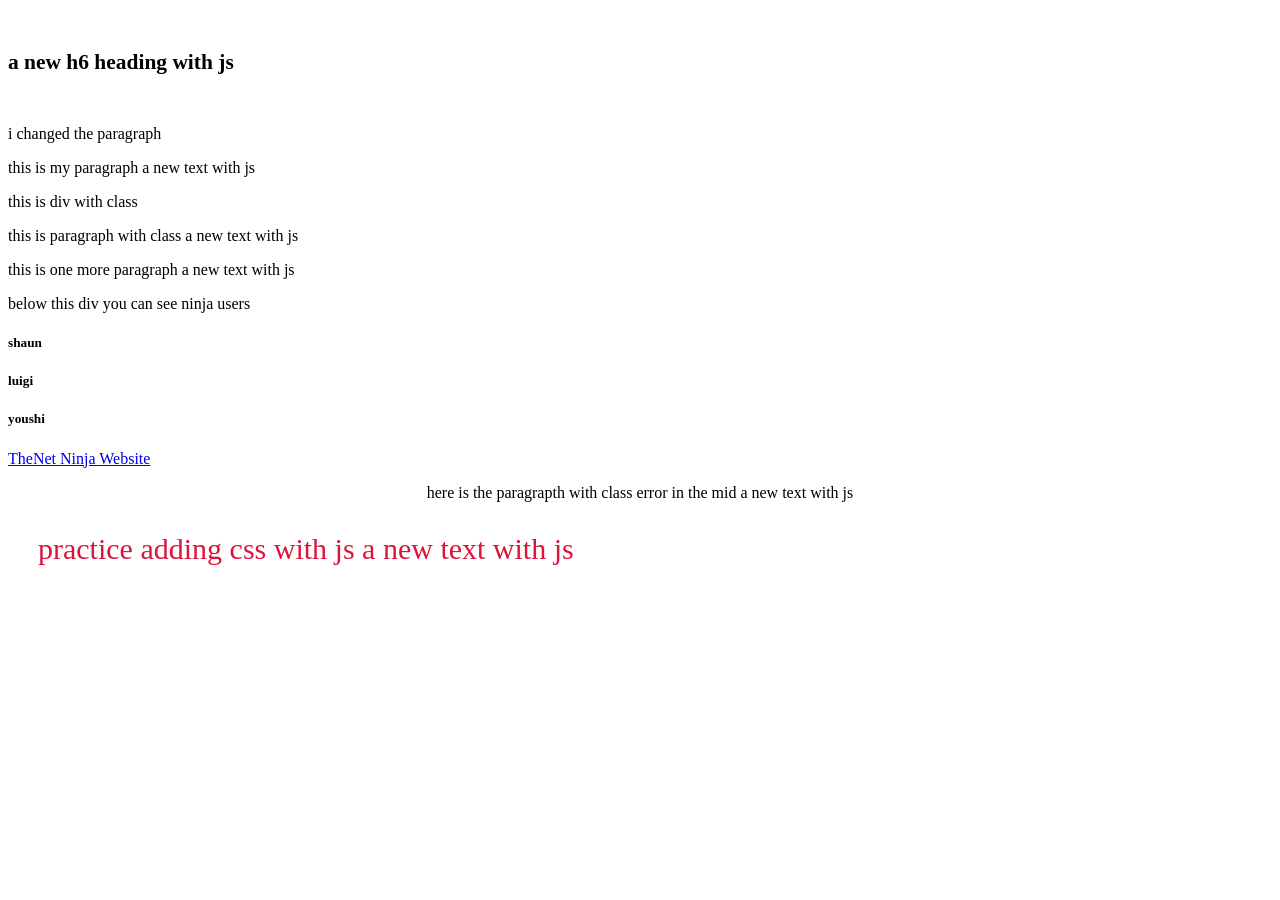
<file: index.html>
<!DOCTYPE html>
<html lang="en">

<head>
    <meta charset="UTF-8">
    <meta http-equiv="X-UA-Compatible" content="IE=edge">
    <meta name="viewport" content="width=device-width, initial-scale=1.0">
    <title>javascript</title>
</head>

<body>

    <h1>here is my js practice</h1>
    <div>this is my div</div>
    <p>this is my paragraph</p>
    <div class="divClass">this is div with class</div>
    <p class="pClass">this is paragraph with class</p>
    <p>this is one more paragraph</p>
    <div class="ninjas">below this div you can see ninja users</div>
    <a href="https://www.google.com">тут ссылка на гугл</a>
    <p class="error" style="text-align:right">here is the paragrapth with class error in the mid</p>
    <p class="cssPractice">practice adding css with js </p>

    <script src="dom_add_change.js"></script>


</body>

</html>
</file>
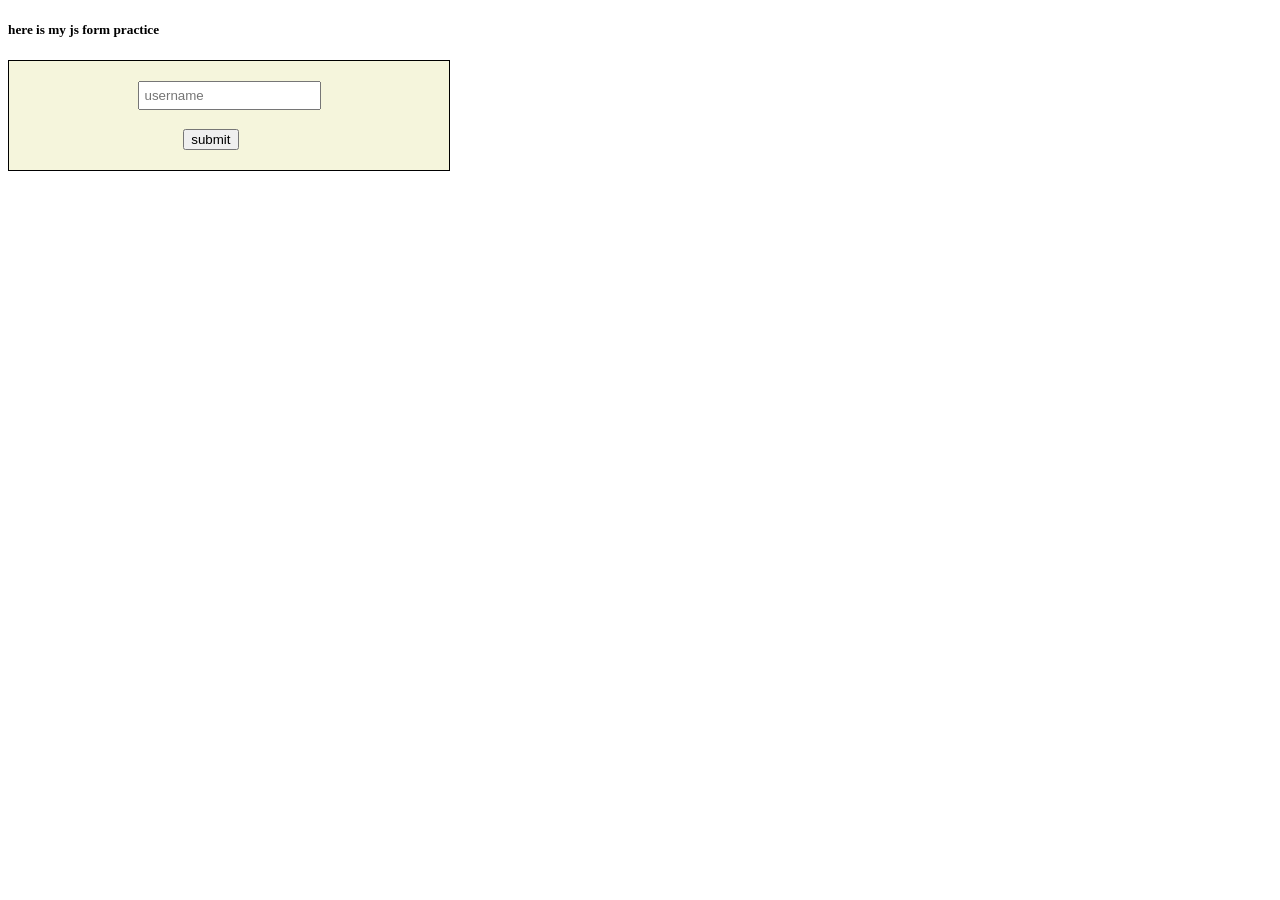
<file: Forms/index.html>
<!DOCTYPE html>
<html lang="en">

<head>
    <meta charset="UTF-8">
    <meta http-equiv="X-UA-Compatible" content="IE=edge">
    <meta name="viewport" content="width=device-width, initial-scale=1.0">
    <title>javascript</title>
</head>

<body>

    <h5>here is my js form practice</h5>


    <style>

        
        h5 {
            display: block;
        };

        body {
            display: flex;
        }
        
        .form {
            width: 400px;
            border: solid 1px;
            padding: 20px;
            display: flex;
            justify-content: center;
            align-content: center;
            background-color: beige;
            
        }

        #username-field {
            display: block;
            padding: 5px;
        }

        #submit {
            margin-left: 25%;
            margin-top: 10%;
        }
    </style>


    
    <div class="form">
    <form class="signup-form">
        <input type="text" id="username-field" placeholder="username">
        <input type="submit" id="submit" value="submit">
        <div class="feedback"></div>
    </form>
    </div>

    <script src="form.js"></script>


</body>

</html>
</file>
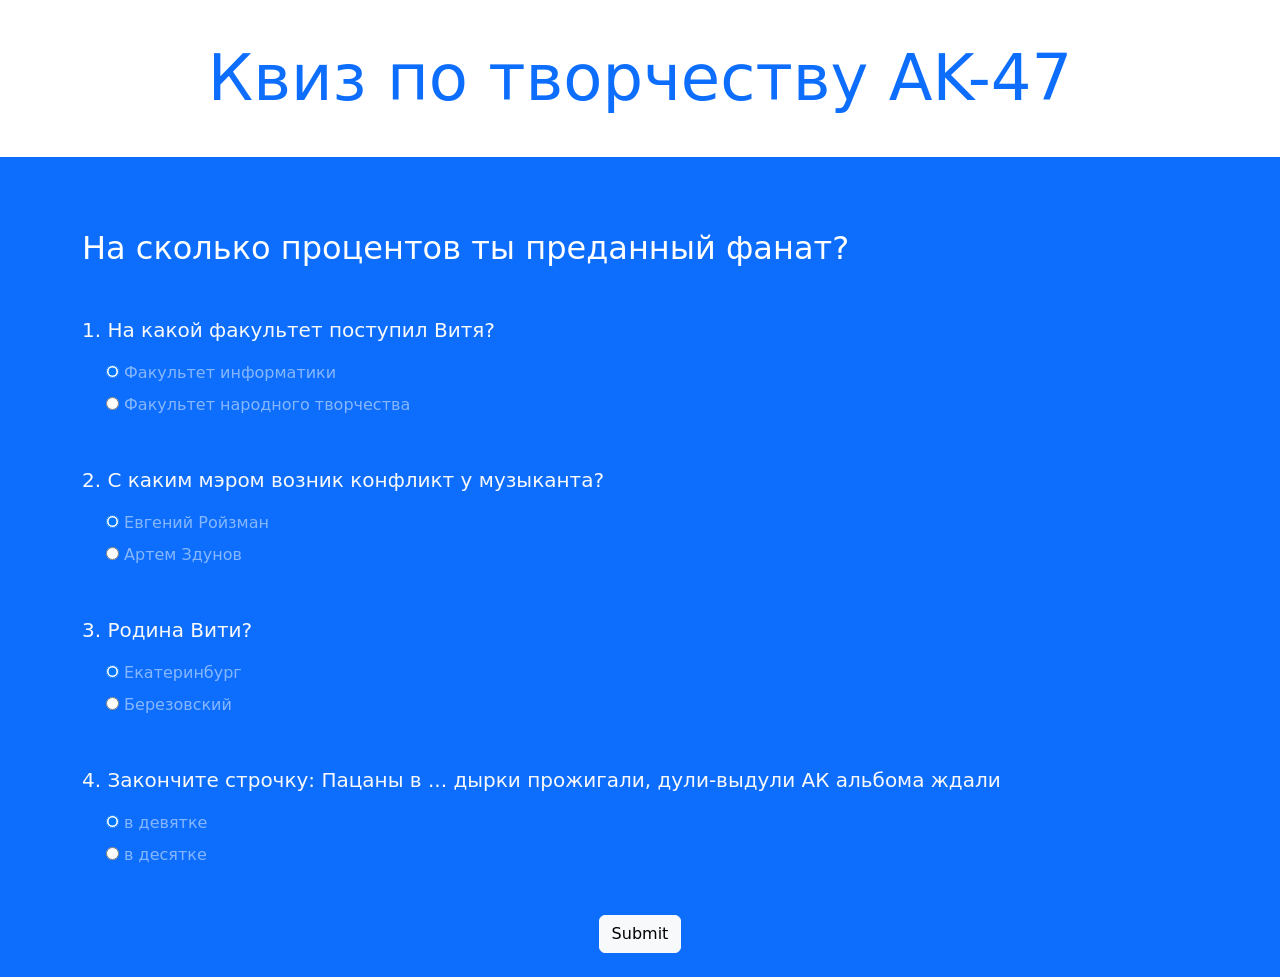
<file: Ninja Quiz Project/index.html>
<!DOCTYPE html>
<html lang="en">

<head>
  <meta charset="UTF-8">
  <meta http-equiv="X-UA-Compatible" content="IE=edge">
  <meta name="viewport" content="width=device-width, initial-scale=1.0">
  <!-- CSS only -->
  <link href="https://cdn.jsdelivr.net/npm/bootstrap@5.2.3/dist/css/bootstrap.min.css" rel="stylesheet"
    integrity="sha384-rbsA2VBKQhggwzxH7pPCaAqO46MgnOM80zW1RWuH61DGLwZJEdK2Kadq2F9CUG65" crossorigin="anonymous">
  <title>Квиз проект</title>
</head>

<body>

  <!-- top section -->
  <div class="intro py-3 bg-white text-center">
    <div class="container">
      <h2 class="text-primary display-3 my-4">Квиз по творчеству AK-47</h2>

    </div>
  </div>

  <!-- result section -->
  <div class="result py-4 d-none bg-light text-center">
    <div class="container lead">
      <p>Ты фанатеешь на <span class="text-primary display-4 p-3">0%</span></p>
    </div>
  </div>

  <!-- quiz section -->
  <div class="quiz py-4 bg-primary">
    <div class="container">
      <h2 class="my-5 text-white">На сколько процентов ты преданный фанат?</h2>

      <form class="quiz-form text-light">
        <div class="my-5">
          <p class="lead font-weight-normal">1. На какой факультет поступил Витя?</p>
          <div class="form-check my-2 text-white-50">
            <input type="radio" name="q1" value="A" checked>
            <label class="form-check-label">Факультет информатики</label>
          </div>
          <div class="form-check my-2 text-white-50">
            <input type="radio" name="q1" value="B">
            <label class="form-check-label">Факультет народного творчества</label>
          </div>
        </div>
        <div class="my-5">
          <p class="lead font-weight-normal">2. С каким мэром возник конфликт у музыканта?</p>
          <div class="form-check my-2 text-white-50">
            <input type="radio" name="q2" value="A" checked>
            <label class="form-check-label">Евгений Ройзман</label>
          </div>
          <div class="form-check my-2 text-white-50">
            <input type="radio" name="q2" value="B">
            <label class="form-check-label">Артем Здунов</label>
          </div>
        </div>
        <div class="my-5">
          <p class="lead font-weight-normal">3. Родина Вити?</p>
          <div class="form-check my-2 text-white-50">
            <input type="radio" name="q3" value="A" checked>
            <label class="form-check-label">Екатеринбург</label>
          </div>
          <div class="form-check my-2 text-white-50">
            <input type="radio" name="q3" value="B">
            <label class="form-check-label">Березовский</label>
          </div>
        </div>
        <div class="my-5">
          <p class="lead font-weight-normal">4. Закончите строчку: Пацаны в ... дырки прожигали, дули-выдули АК альбома
            ждали</p>
          <div class="form-check my-2 text-white-50">
            <input type="radio" name="q4" value="A" checked>
            <label class="form-check-label">в девятке</label>
          </div>
          <div class="form-check my-2 text-white-50">
            <input type="radio" name="q4" value="B">
            <label class="form-check-label">в десятке</label>
          </div>
        </div>
        <div class="text-center">
          <input type="submit" class="btn btn-light">
        </div>
      </form>

    </div>
  </div>




  <script src="app.js"></script>
</body>

</html>
</file>
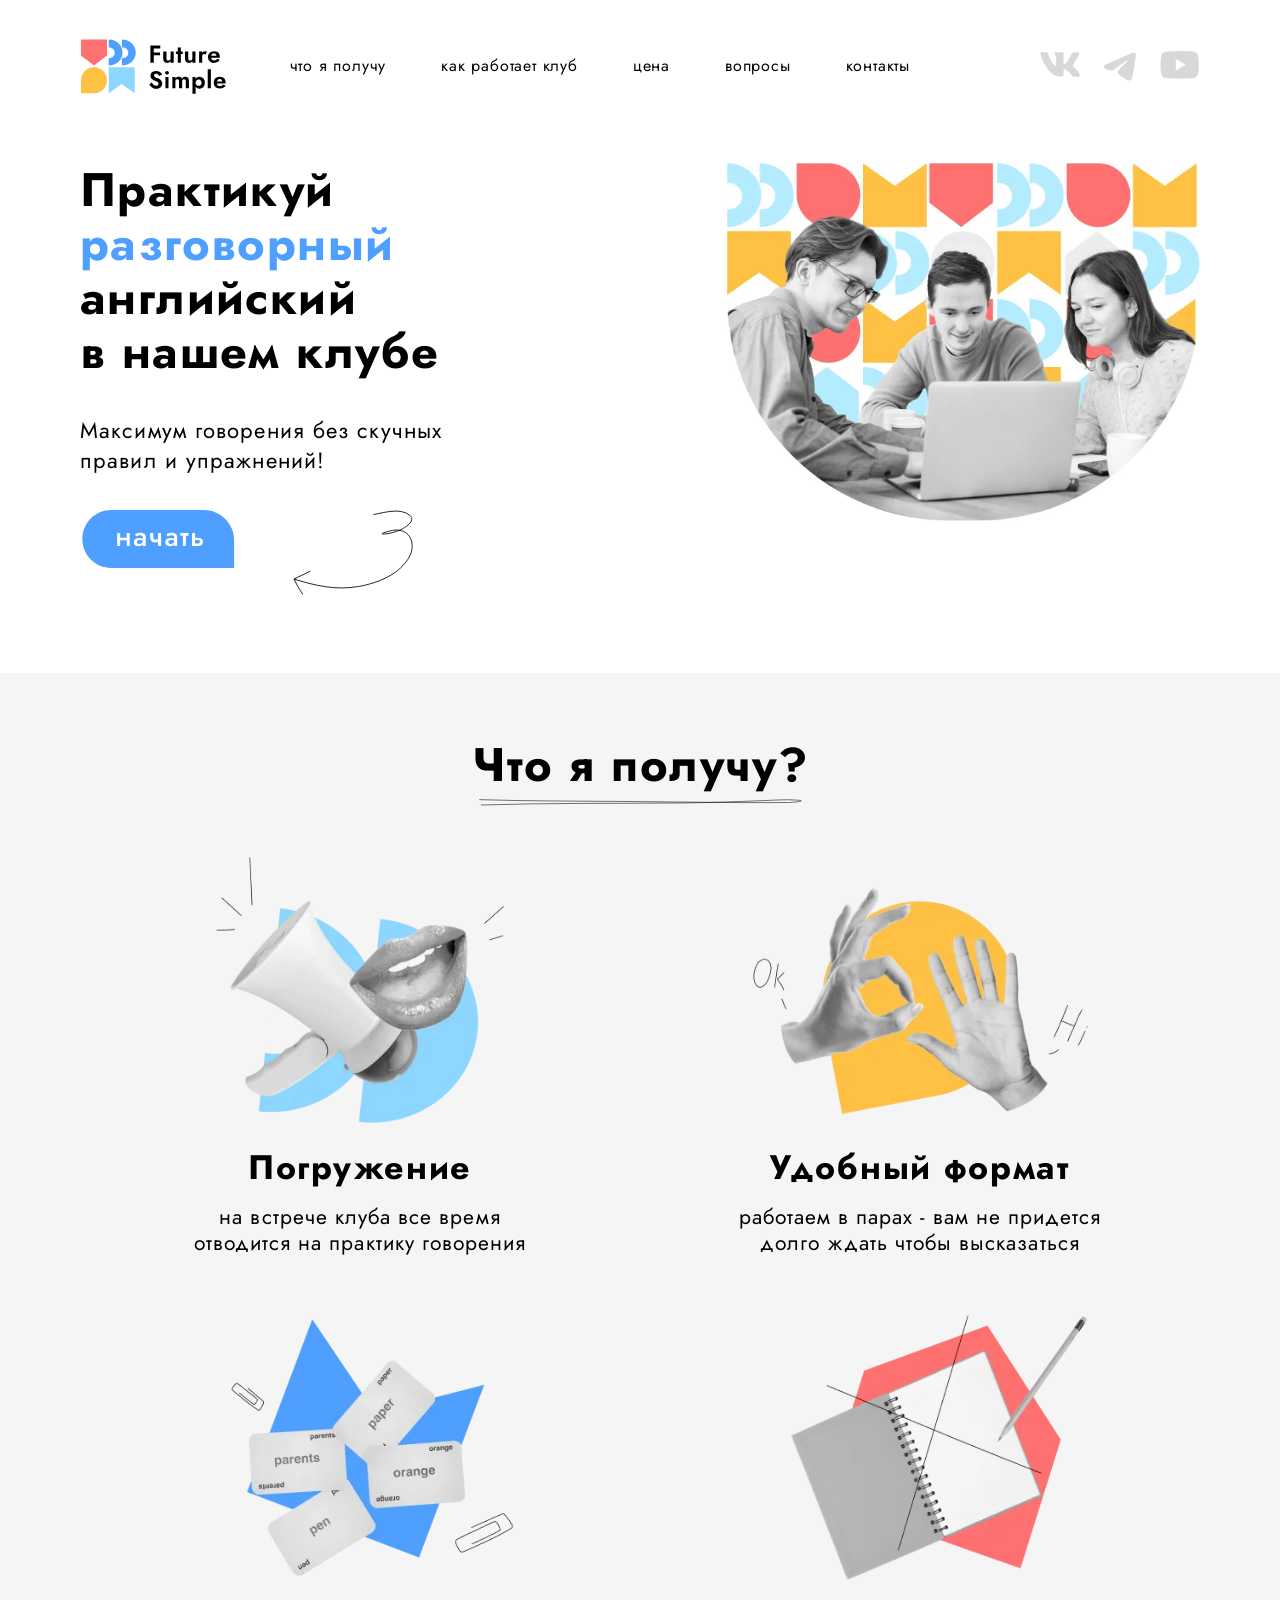
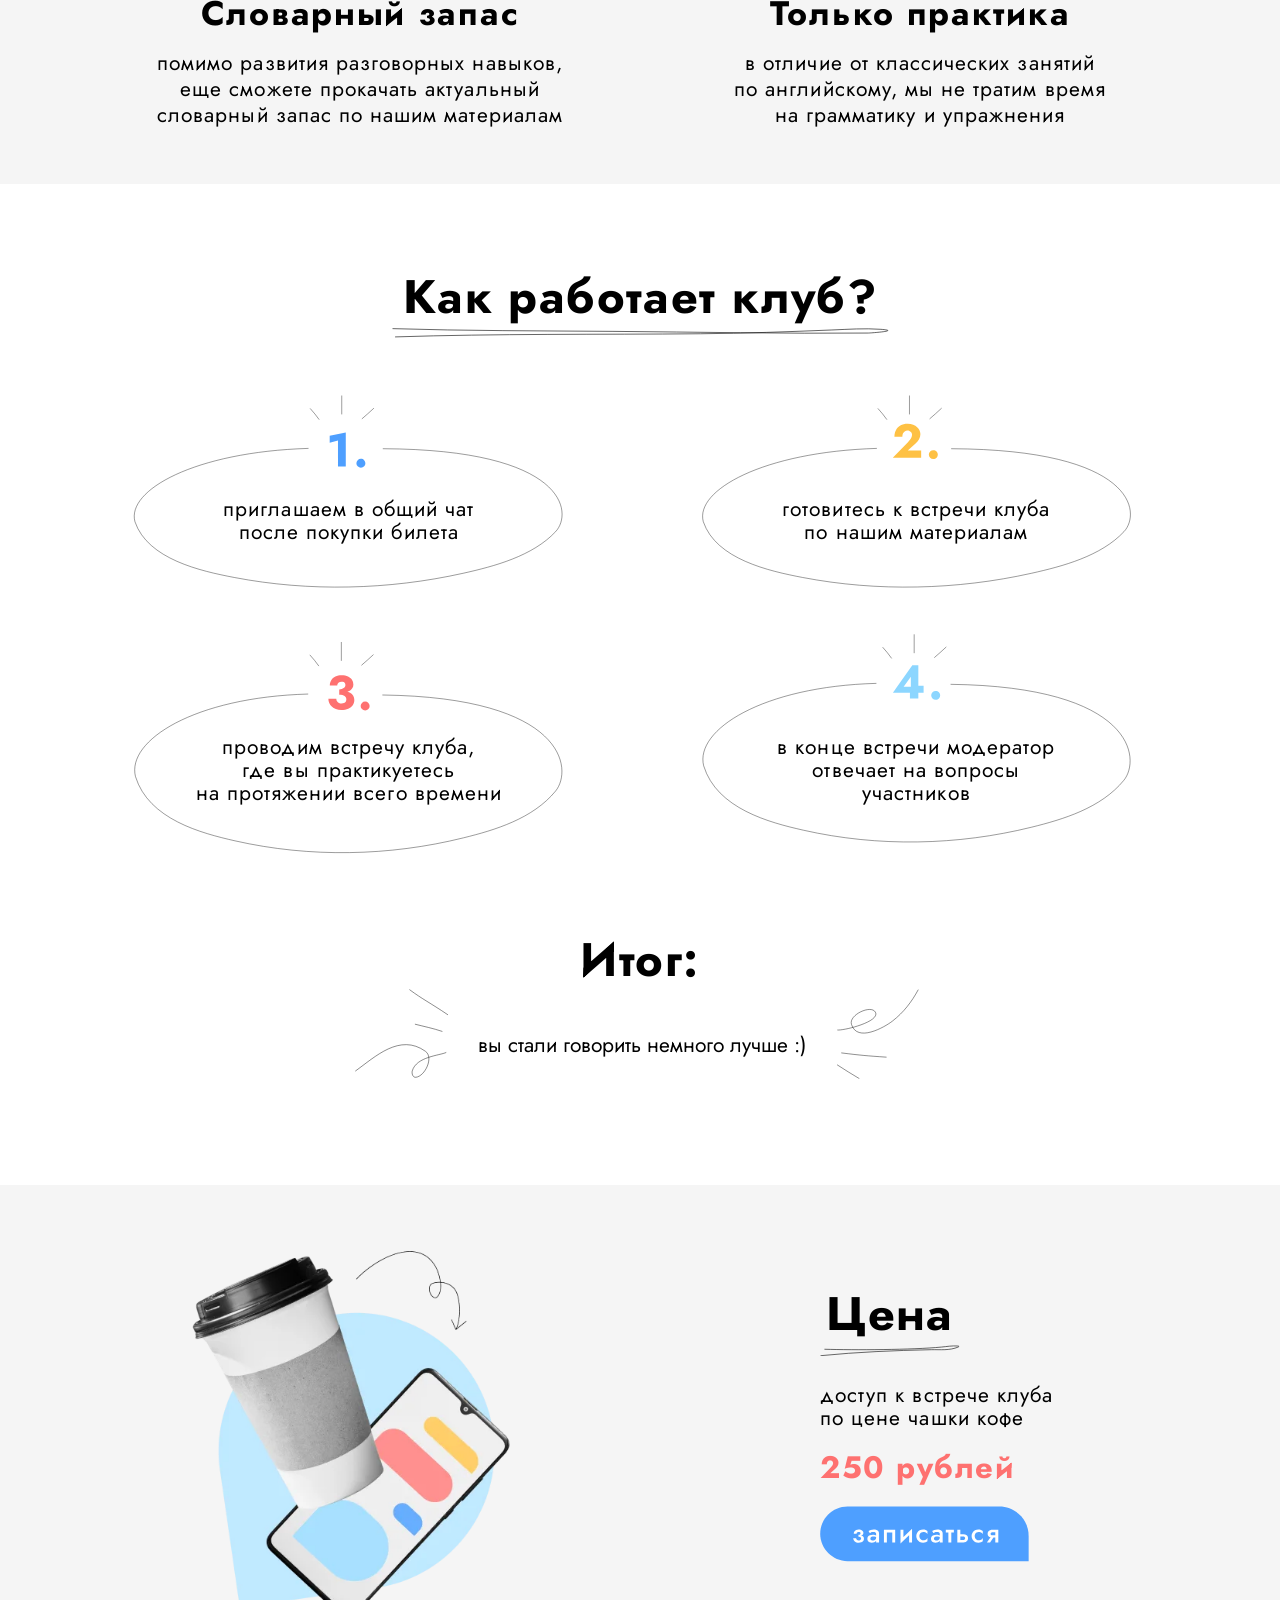
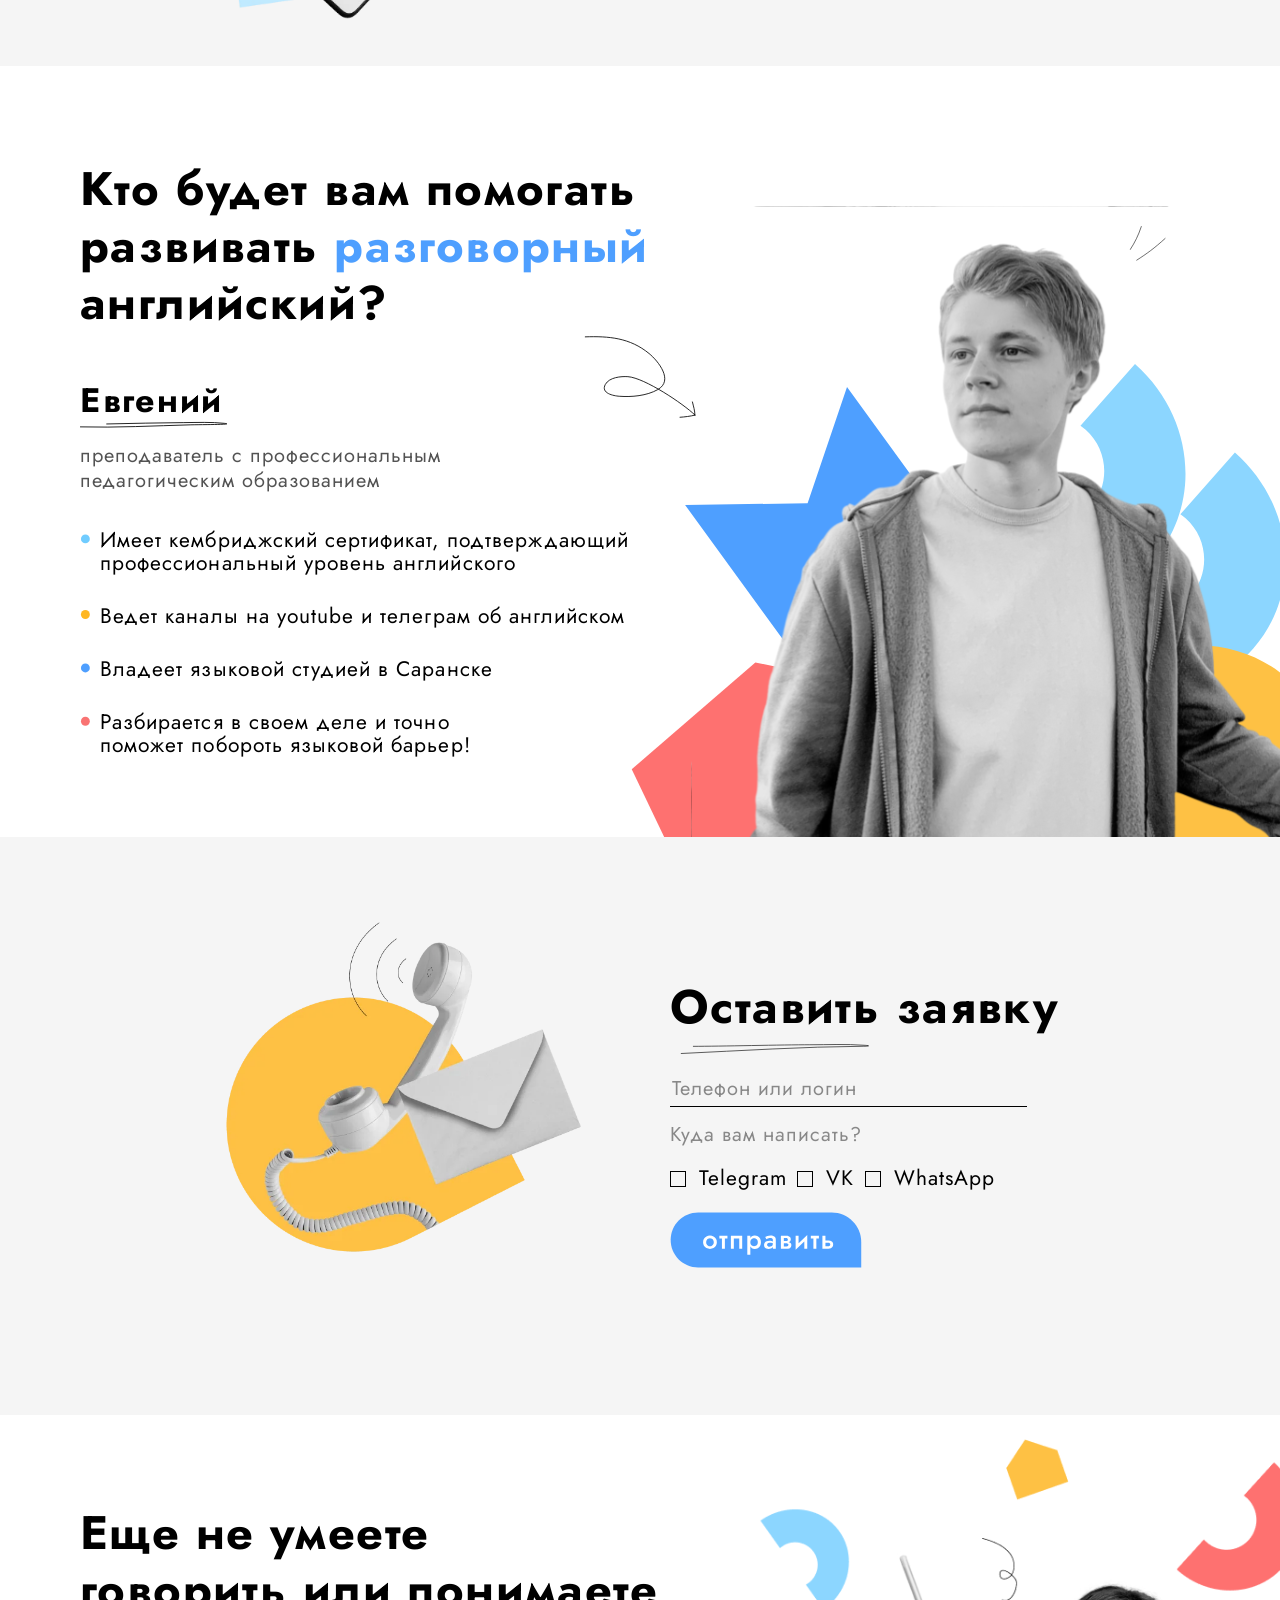
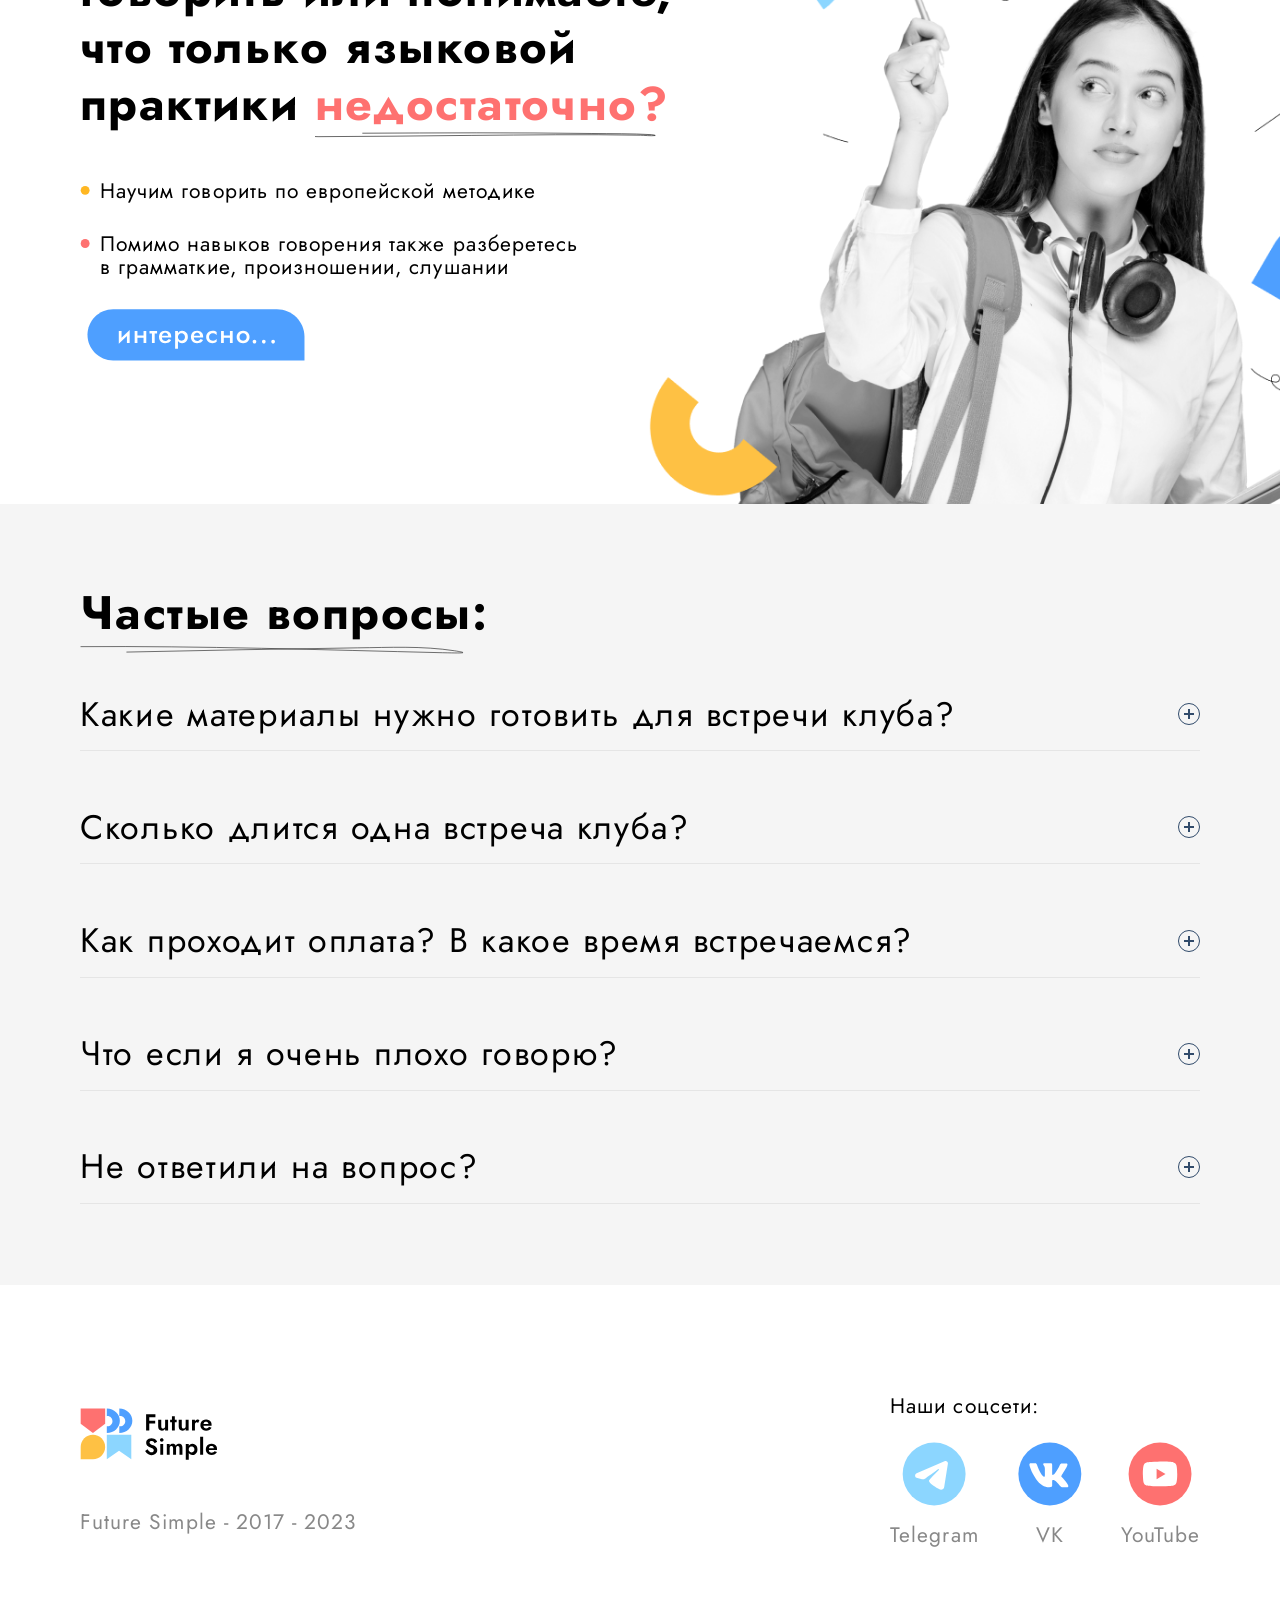
<file: Speaking Club Project/index.html>
<!DOCTYPE html>
<html lang="ru">

<head>
  <meta charset="UTF-8">
  <meta name="viewport" content="width=device-width, initial-scale=1.0">
  <meta http-equiv="X-UA-Compatible" content="ie=edge">
  <!--   Это очень важный тег для SEO, это описание нашего сайта, то, что видит человек при поиске в гугле снизу под названием, обязательно к использованию! -->
  <meta name="description"
    content="Клуб английского языка в Саранске Speaking Club: разговорный английский, много часов практики, лучшие преподаватели!">
  <!-- Тут добавил иконку логотипа, которая будет видна во вкладке в гугле рядом с title страницы. Здесь обязательно использовать форма ico, можно легко форматировать png в ico -->
  <link type="image/x-icon" href="assets/icons/logo.ico" rel="shortcut icon">
  <!--  Оставил мимнимизированный файл css -->
  <!--   <link rel="stylesheet" href="assets/css/reset.css">
  <link rel="stylesheet" href="assets/css/header.css">
  <link rel="stylesheet" href="assets/css/body.css">
  <link rel="stylesheet" href="assets/css/faq.css"> -->
  <link rel="stylesheet" href="assets/css/style.min.css" />
  <title>Разговорный клуб</title>
</head>

<!-- В самом начале всегда должен идти <!DOCTYPE html> ОБЯЗАТЕЛЬНО  -->
<!-- Поменял значение атрибута lang у тега html на ru, для поисковиков это достаточно важно, поэтому нужно указывать основной язык сайта -->
<!-- Лучше все пробелы убирать и комментарии тоже, можешь себе файл сохранить с комментариями, но на хостинг надо залить файл без них -->
<!-- Обязательно каждому тегу img нужно задавать атрибут alt, он нужен для того, чтобы если картинка не загрузиться, отобразился текст, описывающий её, а также нужен для роботов, которые читают страницу, ведь не все люди могут видеть, для них и существуют эти роботы -->
<!-- Обязательно нужно использовать семантические теги, т.е. теги, которые добавляют какой-то смысл, Вот основные: header,main,section,footer,p,h1-h6 и т.д. Обязательно погугли про семантику, это также нужно для роботов, которые читают страницу, а также поисковики на это тоже смотрят, если нет этих тегов, страница не будет в начале поиска гугула -->
<!-- Для адаптации я внутри каждего блока создавал обертку с классом container, можешь почитать, как это работает, тут уж надо самому попробовать, стили всем контеунерам задал в файле body.css строка 16 -->
<!-- После верстки всегда надо загружать файл index.html в валидатор, просто пишешь валидатор w3c, там он прописывает все ошибки и предупреждения, ошибки надо ОБЯЗАТЕЛЬНО исправить, а вот предупреждения не так страшны, можешь сам залить эту страницу, там никаких предупреждений и ошибок быть не должно) -->

<body>
  <!-- Для шапки есть отдельный тег header, нужно использовать его, а не div -->

  <header>
    <div class="container">
      <div class="header">
        <div class="header-top-content">
          <div class="header-logo"><img alt="Логотип" src="assets/images/header/logo.svg"></div>
          <!-- Это иконка меню-бургер на мобилке -->
          <div class="header__burger">
            <span></span>
          </div>
          <!-- Тут нужно использовать список, т.е. тег ul -->
          <div class="header__list">
            <ul class="header-menu">
              <!--               Тут каждой сслыке был задан id bold-link, id должен быть всегда единственным на странице, исользование одинаковых id - это ошибка -->
              <li><a class="bold-link" href="#what_get">что я получу</a></li>
              <li><a class="bold-link" href="#how_work">как работает клуб</a></li>
              <li><a class="bold-link" href="#price">цена</a></li>
              <li><a class="bold-link" href="#faq">вопросы</a></li>
              <li><a class="bold-link" href="#contacts">контакты</a></li>
            </ul>
            <div class="header-social">
              <!--Здесь иконки при наведении дёргались, это связано с тем, что мы меняем новую иконку при наведении,хотя это svg и меняется только цвет, я взял код svg и при наведении менял у svg fill в css можешь посмотреть в файле header.css на строке 66 комментарий -->
              <a href="https://vk.com/make_fs" target="_blank">
                <svg class="social-icon-header-vk" width="33" height="21" viewBox="0 0 33 21" fill="none"
                  xmlns="http://www.w3.org/2000/svg">
                  <path fill-rule="evenodd" clip-rule="evenodd"
                    d="M32.1749 1.45717C32.4162 0.672712 32.1749 0.102447 31.1072 0.102447H27.5573C26.6618 0.102447 26.2483 0.601776 26.007 1.13588C26.007 1.13588 24.1808 5.69799 21.6307 8.65572C20.8037 9.51111 20.4248 9.79625 19.9767 9.79625C19.7354 9.79625 19.4249 9.51111 19.4249 8.72735V1.42031C19.4249 0.493983 19.1497 0.0662842 18.3912 0.0662842H12.8083C12.2565 0.0662842 11.9121 0.493983 11.9121 0.921681C11.9121 1.81255 13.1872 2.02674 13.3248 4.5213V9.94159C13.3248 11.1176 13.1214 11.3325 12.67 11.3325C11.4641 11.3325 8.53499 6.7349 6.77797 1.49612C6.43632 0.458515 6.08926 0.0662842 5.19312 0.0662842H1.60924C0.575498 0.0662842 0.40332 0.564918 0.40332 1.09971C0.40332 2.06221 1.60924 6.90876 6.02011 13.3235C8.94917 17.7048 13.1187 20.0596 16.8748 20.0596C19.1497 20.0596 19.4249 19.5248 19.4249 18.634V15.3195C19.4249 14.2506 19.6317 14.0725 20.3556 14.0725C20.8721 14.0725 21.8029 14.357 23.9049 16.46C26.3168 18.9546 26.7303 20.0951 28.0745 20.0951H31.6238C32.6575 20.0951 33.1402 19.5603 32.8643 18.5269C32.5545 17.4934 31.3825 15.9968 29.8661 14.2151C29.0391 13.2178 27.7986 12.1128 27.4196 11.578C26.9031 10.8651 27.0407 10.58 27.4196 9.93881C27.3851 9.93881 31.7275 3.59497 32.1749 1.45439"
                    fill="#D8D8D8" />
                </svg>
              </a>
              <a href="https://t.me/english_uchi" target="_blank">
                <svg class="social-icon-header-tg" width="31" height="32" viewBox="0 0 31 32" fill="none"
                  xmlns="http://www.w3.org/2000/svg">
                  <path fill-rule="evenodd" clip-rule="evenodd"
                    d="M25.6157 6.23906C25.9294 6.10359 26.2728 6.05686 26.6101 6.10375C26.9475 6.15064 27.2664 6.28943 27.5337 6.50567C27.801 6.72192 28.0069 7.00771 28.13 7.33331C28.2531 7.6589 28.2889 8.0124 28.2336 8.357L25.3541 26.2761C25.0748 28.0046 23.2262 28.9958 21.6811 28.1348C20.3886 27.4145 18.469 26.3047 16.7423 25.1468C15.879 24.5672 13.2343 22.711 13.5594 21.3903C13.8387 20.2609 18.2823 16.0173 20.8216 13.4942C21.8182 12.503 21.3637 11.9312 20.1868 12.843C17.2628 15.1068 12.5716 18.5494 11.0201 19.5185C9.65148 20.373 8.93796 20.5188 8.08477 20.373C6.52822 20.1072 5.08466 19.6956 3.90646 19.1942C2.31435 18.5168 2.3918 16.2713 3.90519 15.6174L25.6157 6.23906Z"
                    fill="#D8D8D8" />
                </svg>
              </a>
              <a href="https://www.youtube.com/@study_english" target="_blank">
                <svg class="social-icon-header-youtube" width="30" height="21" viewBox="0 0 30 21" fill="none"
                  xmlns="http://www.w3.org/2000/svg">
                  <path
                    d="M11.8597 14.8242L19.3154 10.4028L11.8597 5.98132V14.8242ZM28.4663 3.28424C28.6531 3.97693 28.7823 4.90543 28.8685 6.08448C28.9691 7.26353 29.0122 8.28047 29.0122 9.16475L29.0984 10.4028C29.0984 13.6304 28.8685 16.0033 28.4663 17.5213C28.1072 18.8477 27.274 19.7025 25.9811 20.071C25.3059 20.2626 24.0704 20.3952 22.1742 20.4836C20.3066 20.5868 18.5971 20.631 17.0169 20.631L14.7328 20.7195C8.7136 20.7195 4.96418 20.4836 3.48452 20.071C2.19162 19.7025 1.35841 18.8477 0.999274 17.5213C0.812521 16.8286 0.683231 15.9001 0.597037 14.721C0.496478 13.542 0.453381 12.5251 0.453381 11.6408L0.367188 10.4028C0.367188 7.17511 0.597037 4.80226 0.999274 3.28424C1.35841 1.9578 2.19162 1.10299 3.48452 0.734538C4.15971 0.542942 5.39515 0.410298 7.29141 0.32187C9.15894 0.218703 10.8684 0.174488 12.4487 0.174488L14.7328 0.0860596C20.752 0.0860596 24.5014 0.32187 25.9811 0.734538C27.274 1.10299 28.1072 1.9578 28.4663 3.28424Z"
                    fill="#D8D8D8" />
                </svg>
              </a>
            </div>
          </div>
        </div>
      </div>
    </div>
  </header>
  <main class="main">
    <div class="container main__container">
      <div class="header-middle-content">
        <div class="header-left-content">
          <!-- Тут нужно использовать тег h1, так как это заголовок ОЧЕНЬ ВАЖНО для поисковиков -->
          <h1 class="header-headline">Практикуй <br> <span>разговорный</span> <br> английский <br> в нашем клубе</h1>
          <!-- Это текст, значит используем тег p, не div, дальше не буду это писать просто буду менять все div на p -->
          <p class="header-info">Максимум говорения без скучных правил и упражнений!</p>
          <div class="button-and-arrow">
            <a href="#contacts">
              <div class="header-button-section">
                <svg class="button-start" width="169" height="64" viewBox="0 0 169 64" fill="none"
                  xmlns="http://www.w3.org/2000/svg">
                  <path
                    d="M168.489 33.5638C168.489 15.0618 153.49 0.0629883 134.988 0.0629883L32.9077 0.0629883C15.2771 0.0629883 0.984619 14.3554 0.984619 31.9861C0.984619 49.6167 15.2771 63.9091 32.9077 63.9091L168.489 63.9091V33.5638Z"
                    fill="#4E9FFF" />
                  <path
                    d="M40.9008 33.5088H51.8131V30.7187H40.9008V33.5088ZM50.015 25.3866V39.647H53.3011V25.3866H50.015ZM39.4437 25.3866V39.647H42.7298V25.3866H39.4437ZM61.2361 35.4309C61.2361 34.9349 61.3601 34.5112 61.6081 34.1598C61.8561 33.7878 62.2178 33.5088 62.6931 33.3228C63.1685 33.1161 63.7575 33.0128 64.4602 33.0128C65.3282 33.0128 66.0929 33.1265 66.7542 33.3538C67.4156 33.5605 68.0666 33.9015 68.7073 34.3768V32.6098C68.542 32.4031 68.2423 32.1654 67.8083 31.8968C67.3743 31.6281 66.8266 31.3904 66.1652 31.1838C65.5245 30.9771 64.7909 30.8737 63.9642 30.8737C62.7241 30.8737 61.6391 31.0598 60.7091 31.4318C59.7997 31.8038 59.097 32.3411 58.601 33.0438C58.105 33.7465 57.857 34.5835 57.857 35.5549C57.857 36.5262 58.074 37.3426 58.508 38.0039C58.9627 38.6446 59.5621 39.1303 60.3061 39.461C61.0708 39.7916 61.9181 39.957 62.8481 39.957C63.8402 39.957 64.7392 39.7916 65.5452 39.461C66.3512 39.1096 66.9919 38.6136 67.4673 37.9729C67.9426 37.3116 68.1803 36.5262 68.1803 35.6169L67.6843 33.9738C67.6843 34.8212 67.5189 35.4929 67.1882 35.9889C66.8576 36.4849 66.4029 36.8466 65.8242 37.0739C65.2455 37.3012 64.5945 37.4149 63.8712 37.4149C63.3958 37.4149 62.9515 37.3426 62.5381 37.1979C62.1455 37.0326 61.8251 36.8052 61.5771 36.5159C61.3498 36.2266 61.2361 35.8649 61.2361 35.4309ZM60.5231 29.1377C60.7504 28.993 61.0708 28.8174 61.4841 28.6107C61.9181 28.3833 62.4141 28.187 62.9721 28.0217C63.5508 27.8563 64.1812 27.7737 64.8632 27.7737C65.6485 27.7737 66.3099 27.9597 66.8472 28.3317C67.4053 28.683 67.6843 29.1894 67.6843 29.8507V39.647H70.9703V29.4787C70.9703 28.528 70.712 27.722 70.1953 27.0606C69.6993 26.3993 69.007 25.9033 68.1183 25.5726C67.2296 25.2213 66.1962 25.0456 65.0182 25.0456C63.7368 25.0456 62.6001 25.2316 61.6081 25.6036C60.6161 25.9756 59.7997 26.358 59.159 26.7506L60.5231 29.1377ZM81.4421 35.6169H86.3092V32.6718H82.0001L81.4421 35.6169ZM84.5422 25.3866V39.647H87.9212V25.3866H84.5422ZM79.241 25.3866H75.8619V29.4787C75.8619 30.8634 76.0273 32.0104 76.3579 32.9198C76.6886 33.8292 77.257 34.5112 78.063 34.9659C78.8897 35.3999 80.016 35.6169 81.4421 35.6169L82.0001 32.6718C81.3181 32.6718 80.7704 32.5685 80.357 32.3618C79.9644 32.1551 79.675 31.8348 79.489 31.4008C79.3237 30.9461 79.241 30.3571 79.241 29.6337V25.3866ZM95.9122 35.4309C95.9122 34.9349 96.0362 34.5112 96.2842 34.1598C96.5322 33.7878 96.8939 33.5088 97.3692 33.3228C97.8446 33.1161 98.4336 33.0128 99.1363 33.0128C100.004 33.0128 100.769 33.1265 101.43 33.3538C102.092 33.5605 102.743 33.9015 103.383 34.3768V32.6098C103.218 32.4031 102.918 32.1654 102.484 31.8968C102.05 31.6281 101.503 31.3904 100.841 31.1838C100.201 30.9771 99.4669 30.8737 98.6403 30.8737C97.4002 30.8737 96.3152 31.0598 95.3852 31.4318C94.4758 31.8038 93.7731 32.3411 93.2771 33.0438C92.7811 33.7465 92.5331 34.5835 92.5331 35.5549C92.5331 36.5262 92.7501 37.3426 93.1841 38.0039C93.6388 38.6446 94.2381 39.1303 94.9822 39.461C95.7468 39.7916 96.5942 39.957 97.5242 39.957C98.5163 39.957 99.4153 39.7916 100.221 39.461C101.027 39.1096 101.668 38.6136 102.143 37.9729C102.619 37.3116 102.856 36.5262 102.856 35.6169L102.36 33.9738C102.36 34.8212 102.195 35.4929 101.864 35.9889C101.534 36.4849 101.079 36.8466 100.5 37.0739C99.9216 37.3012 99.2706 37.4149 98.5473 37.4149C98.0719 37.4149 97.6276 37.3426 97.2142 37.1979C96.8215 37.0326 96.5012 36.8052 96.2532 36.5159C96.0259 36.2266 95.9122 35.8649 95.9122 35.4309ZM95.1992 29.1377C95.4265 28.993 95.7468 28.8174 96.1602 28.6107C96.5942 28.3833 97.0902 28.187 97.6482 28.0217C98.2269 27.8563 98.8573 27.7737 99.5393 27.7737C100.325 27.7737 100.986 27.9597 101.523 28.3317C102.081 28.683 102.36 29.1894 102.36 29.8507V39.647H105.646V29.4787C105.646 28.528 105.388 27.722 104.871 27.0606C104.375 26.3993 103.683 25.9033 102.794 25.5726C101.906 25.2213 100.872 25.0456 99.6943 25.0456C98.4129 25.0456 97.2762 25.2316 96.2842 25.6036C95.2922 25.9756 94.4758 26.358 93.8351 26.7506L95.1992 29.1377ZM109.143 25.3866V28.3317H118.164V25.3866H109.143ZM112.026 26.0066V39.647H115.312V26.0066H112.026ZM122.064 25.3866V39.647H125.443V25.3866H122.064ZM124.42 33.0748H128.512C129.276 33.0748 129.845 33.2401 130.217 33.5708C130.609 33.9015 130.806 34.3768 130.806 34.9969C130.806 35.3895 130.713 35.7305 130.527 36.0199C130.361 36.3092 130.103 36.5262 129.752 36.6709C129.421 36.8156 129.008 36.8879 128.512 36.8879H124.42V39.647H128.853C129.845 39.647 130.733 39.4713 131.519 39.12C132.304 38.7686 132.924 38.2416 133.379 37.5389C133.834 36.8362 134.061 35.9785 134.061 34.9659C134.061 33.4365 133.555 32.3204 132.542 31.6178C131.55 30.8944 130.32 30.5327 128.853 30.5327H124.42V33.0748Z"
                    fill="white" />
                </svg>
              </div>
            </a>
            <div class="header-arrow animate _anim-no-hide">
              <svg class="head-arrow" width="142" height="101" viewBox="0 0 142 101" fill="none"
                xmlns="http://www.w3.org/2000/svg">
                <path
                  d="M95.1236 5.33004C107.074 3.18098 126.834 -3.05122 137.713 6.2362C145.964 13.28 131.427 21.4256 126.516 23.6474C120.852 26.2097 114.644 27.8832 108.457 28.5019C106.006 28.747 102.639 28.5479 107.292 26.9485C113.572 24.7898 121.4 22.6689 128.004 24.6183C141.178 28.507 143.462 43.8974 137.778 54.8453C126.503 76.5594 99.5046 86.9789 76.8709 90.8975C49.7043 95.601 26.2565 89.9663 0.753418 82.2243"
                  stroke="black" stroke-width="0.7" stroke-linecap="round" />
                <path d="M0.744629 81.7925L19.5091 72.8223" stroke="black" stroke-width="0.7" stroke-linecap="round" />
                <path d="M0.384277 82.0342C3.42813 88.7947 6.6194 93.9318 10.5424 99.9097" stroke="black"
                  stroke-width="0.7" stroke-linecap="round" />
              </svg>
              <!-- <img class="head-arrow" src=assets/images/header/header-arrow.svg> -->
            </div>
          </div>
        </div>
      </div>
      <div class="header-right-content">
        <div class="header-img">
          <picture>
            <source srcset="assets/images/header/students.webp" type="image/webp"><img alt="Студенты"
              class="header-students" src=assets/images/header/students.jpg>
          </picture>
        </div>
      </div>
    </div>
  </main>
  <!-- Обязательно используем тег section, его нужно использовать для отделения секции, но не везде, а только у тех секций, у которых есть заголовок, везде добавил этот тег и в остальных блоках. Ты после каждого блока(секции) писал комментарий, что он заканчивается, теперь с использованием тега section всё итак размечено и интуитивно понятно и писать такие комментарии больше не нужно) -->
  <section class="section-get">
    <div class="container get__container">
      <!--  В данном случае на ссылку лучше добавить id, вместо name, так как подход с name уже устарел  -->
      <a id="what_get"></a>
      <div class="section2-headline-block animate _anim-no-hide">
        <!--  Использовал здесь тег h2 , все заголовки на странице должны идти по порядку, всего их 6, в 6 и 8 блоке буду использовать p -->
        <h2 class="section2-headline title">Что я получу?</h2>
        <div class="section2-headline-underline">
          <svg width="412" height="9" viewBox="0 0 412 9" fill="none" xmlns="http://www.w3.org/2000/svg">
            <path
              d="M0.765359 0.887435C61.5231 2.77169 122.408 2.66004 183.177 3.1524C253.59 3.72291 324.133 5.13771 394.56 4.54646C396.431 4.53075 422.326 2.7198 405.328 1.4484C391.84 0.439578 378.123 1.44366 364.657 1.99808C328.352 3.4928 292.107 4.81387 255.765 5.13265C171.429 5.87241 87.1893 4.95546 2.88007 7.73158"
              stroke="black" stroke-width="0.7" stroke-linecap="round" />
          </svg>
        </div>
      </div>
      <div class="section2">
        <div class="section2-block first animate _anim-no-hide">
          <div class="section2-block-image">
            <picture>
              <source srcset="assets/images/section2/immersion.webp" type="image/webp">
              <img class="section2-img" alt="Погружение" src="assets/images/section2/immersion.png">
            </picture>
          </div>
          <div class="section2-block-info">
            <p class="section2-block-headline">Погружение</p>
            <p class="section2-block-description">на встрече клуба все время <br> отводится на практику говорения
            </p>
          </div>
        </div>
        <div class="section2-block second animate _anim-no-hide">
          <div class="section2-block-info">
            <div class="section2-block-image">
              <picture>
                <source srcset="assets/images/section2/format.webp" type="image/webp">
                <img class="section2-img" alt="Формат" src="assets/images/section2/format.png">
              </picture>
            </div>
            <p class="section2-block-headline">Удобный формат</p>
            <p class="section2-block-description">работаем в парах - вам не придется <br> долго ждать чтобы
              высказаться
            </p>
          </div>
        </div>
        <div class="section2-block third animate _anim-no-hide">
          <div class="section2-block-info">
            <div class="section2-block-image">
              <picture>
                <source srcset="assets/images/section2/vocabulary.webp" type="image/webp">
                <img class="section2-img" alt="Словарный запас" src="assets/images/section2/vocabulary.png">
              </picture>
            </div>
            <p class="section2-block-headline">Словарный запас</p>
            <p class="section2-block-description">помимо развития разговорных навыков,<br> еще сможете прокачать
              актуальный <br> словарный запас по нашим материалам </p>
          </div>
        </div>
        <div class="section2-block fourth animate _anim-no-hide">
          <div class="section2-block-info">
            <div class="section2-block-image">
              <picture>
                <source srcset="assets/images/section2/practice.webp" type="image/webp">
                <img class="section2-img" alt="Практика" src="assets/images/section2/practice.png">
              </picture>
            </div>
            <p class="section2-block-headline">Только практика</p>
            <p class="section2-block-description">в отличие от классических занятий <br> по английскому, мы не тратим
              время <br> на грамматику и упражнения </p>
          </div>
        </div>
      </div>
    </div>
  </section>

  <section class="section-work animate _anim-no-hide">
    <div class="container work__container">
      <a id="how_work"></a>
      <div class="section3-headline-block animate _anim-no-hide">
        <h3 class="title">Как работает клуб?</h3>
        <div class="section3-headline-underline">
          <svg width="412" height="9" viewBox="0 0 412 9" fill="none" xmlns="http://www.w3.org/2000/svg">
            <path
              d="M0.765359 0.887435C61.5231 2.77169 122.408 2.66004 183.177 3.1524C253.59 3.72291 324.133 5.13771 394.56 4.54646C396.431 4.53075 422.326 2.7198 405.328 1.4484C391.84 0.439578 378.123 1.44366 364.657 1.99808C328.352 3.4928 292.107 4.81387 255.765 5.13265C171.429 5.87241 87.1893 4.95546 2.88007 7.73158"
              stroke="black" stroke-width="0.7" stroke-linecap="round" />
          </svg>
        </div>
      </div>
      <div class="section3">
        <div class="section3-block">
          <div class="section3-image section3-image-dark">
            <svg width="553" height="259" viewBox="0 0 553 259" fill="none" xmlns="http://www.w3.org/2000/svg">
              <path
                d="M252.595 60.4338L263.122 57.8173V90.7363H273.04V47.3514L252.595 51.4891V60.4338ZM286.535 86.5986C286.535 88.1401 287.083 89.4585 288.178 90.5538C289.274 91.6491 290.632 92.1967 292.255 92.1967C293.959 92.1967 295.338 91.6491 296.393 90.5538C297.447 89.4585 297.975 88.1401 297.975 86.5986C297.975 85.0571 297.447 83.7388 296.393 82.6435C295.338 81.5482 293.959 81.0006 292.255 81.0006C290.632 81.0006 289.274 81.5482 288.178 82.6435C287.083 83.7388 286.535 85.0571 286.535 86.5986Z"
                fill="#4E9FFF" />
              <path
                d="M225.193 67.7132C80.3054 72.1551 -5.90811 121.144 5.04749 161.015C21.4415 208.773 88.7658 223.646 131.283 231.806C226.555 250.091 327.523 247.574 422.135 226.479C461.733 217.65 510.596 204.685 539.768 173.588C562.169 149.71 553.881 69.1205 320.592 68.1217"
                stroke="black" stroke-width="0.7" stroke-linecap="round" />
              <path d="M238.989 30.7706C235.905 25.9216 231.693 21.6684 228.047 17.2617" stroke="black"
                stroke-width="0.7" stroke-linecap="round" />
              <path d="M267.905 0.999023V24.0161" stroke="black" stroke-width="0.7" stroke-linecap="round" />
              <path d="M308.457 16.8613C303.194 21.619 298.308 26.2511 293.88 29.9043" stroke="black" stroke-width="0.7"
                stroke-linecap="round" />
            </svg>
            <p class="section3-block-info"> приглашаем в общий чат <br> после покупки билета </p>
          </div>
        </div>
        <div class="section3-block">
          <div class="section3-image  section3-image-yellow animate _anim-no-hide">
            <svg width="553" height="259" viewBox="0 0 553 259" fill="none" xmlns="http://www.w3.org/2000/svg">
              <path
                d="M246.341 79.7363H282.424V70.3048H265.386L275.304 61.4209C277.13 59.8389 278.61 58.0946 279.746 56.188C280.882 54.2408 281.45 52.1111 281.45 49.7989C281.45 48.1763 281.105 46.5739 280.416 44.9919C279.726 43.4098 278.692 41.9697 277.312 40.6716C275.974 39.3329 274.29 38.2782 272.262 37.5075C270.234 36.6962 267.901 36.2905 265.264 36.2905C261.613 36.2905 258.51 37.041 255.955 38.5419C253.439 40.0428 251.553 42.0508 250.296 44.5659C249.038 47.081 248.409 49.8597 248.409 52.9022H258.51C258.51 51.3607 258.754 50.0017 259.24 48.8253C259.768 47.6489 260.518 46.7362 261.492 46.0871C262.506 45.4381 263.662 45.1136 264.96 45.1136C265.934 45.1136 266.786 45.2758 267.516 45.6003C268.246 45.8843 268.854 46.29 269.341 46.8173C269.828 47.3041 270.193 47.872 270.436 48.5211C270.68 49.1701 270.802 49.8192 270.802 50.4682C270.802 51.6041 270.578 52.679 270.132 53.6932C269.727 54.6668 269.098 55.6606 268.246 56.6748C267.435 57.6889 266.461 58.8247 265.325 60.0823L246.341 79.7363ZM292.175 75.5986C292.175 77.1401 292.722 78.4585 293.818 79.5538C294.913 80.6491 296.272 81.1967 297.894 81.1967C299.598 81.1967 300.977 80.6491 302.032 79.5538C303.087 78.4585 303.614 77.1401 303.614 75.5986C303.614 74.0571 303.087 72.7388 302.032 71.6435C300.977 70.5482 299.598 70.0006 297.894 70.0006C296.272 70.0006 294.913 70.5482 293.818 71.6435C292.722 72.7388 292.175 74.0571 292.175 75.5986Z"
                fill="#FEC144" />
              <path
                d="M225.64 67.7132C80.7532 72.1551 -5.46036 121.144 5.49525 161.015C21.8892 208.773 89.2135 223.646 131.731 231.806C227.003 250.091 327.97 247.574 422.583 226.479C462.181 217.65 511.044 204.685 540.216 173.588C562.617 149.71 554.329 69.1205 321.04 68.1217"
                stroke="black" stroke-width="0.7" stroke-linecap="round" />
              <path d="M238.656 30.7706C235.571 25.9216 231.36 21.6684 227.713 17.2617" stroke="black"
                stroke-width="0.7" stroke-linecap="round" />
              <path d="M267.571 0.999023V24.0161" stroke="black" stroke-width="0.7" stroke-linecap="round" />
              <path d="M308.123 16.8613C302.86 21.619 297.975 26.2511 293.546 29.9043" stroke="black" stroke-width="0.7"
                stroke-linecap="round" />
            </svg>
            <p class="section3-block-info"> готовитесь к встречи клуба <br> по нашим материалам </p>
          </div>
        </div>
        <div class="section3-block">
          <div class="section3-image section3-image-red animate _anim-no-hide">
            <svg width="554" height="284" viewBox="0 0 554 284" fill="none" xmlns="http://www.w3.org/2000/svg">
              <path
                d="M265.19 65.014C268.557 65.014 271.6 64.6083 274.318 63.797C277.036 62.9857 279.186 61.7687 280.768 60.1461C282.39 58.5235 283.202 56.4952 283.202 54.0612C283.202 51.8707 282.613 49.883 281.437 48.0981C280.301 46.3132 278.618 44.8934 276.386 43.8387C274.155 42.784 271.437 42.2566 268.233 42.2566C265.231 42.2566 262.594 42.8448 260.322 44.0213C258.051 45.1571 256.286 46.7392 255.029 48.7674C253.812 50.7551 253.203 53.0065 253.203 55.5216H262.635C262.635 54.0207 263.162 52.8037 264.217 51.8707C265.271 50.9377 266.61 50.4712 268.233 50.4712C269.328 50.4712 270.22 50.6537 270.91 51.0188C271.6 51.3434 272.127 51.8301 272.492 52.4792C272.857 53.1282 273.04 53.8584 273.04 54.6697C273.04 55.4405 272.857 56.1707 272.492 56.8603C272.127 57.5499 271.579 58.1584 270.849 58.6857C270.16 59.2131 269.328 59.639 268.354 59.9635C267.421 60.2475 266.367 60.3895 265.19 60.3895V65.014ZM267.746 86.6152C271.235 86.6152 274.216 86.0878 276.691 85.0331C279.165 83.9378 281.072 82.4572 282.41 80.5912C283.749 78.6846 284.418 76.494 284.418 74.0195C284.418 71.8696 283.952 70.0238 283.019 68.4823C282.086 66.9408 280.747 65.6833 279.003 64.7097C277.259 63.6956 275.21 62.9654 272.857 62.5192C270.545 62.0324 267.989 61.789 265.19 61.789V67.022C266.732 67.022 268.071 67.164 269.206 67.4479C270.342 67.7319 271.275 68.1578 272.005 68.7257C272.776 69.2531 273.344 69.8818 273.709 70.612C274.074 71.3422 274.257 72.1535 274.257 73.046C274.257 74.2224 273.993 75.2162 273.466 76.0275C272.938 76.8389 272.208 77.4271 271.275 77.7921C270.383 78.1572 269.328 78.3398 268.111 78.3398C266.975 78.3398 265.88 78.1167 264.825 77.6705C263.811 77.2242 263 76.5346 262.391 75.6016C261.783 74.6686 261.479 73.5125 261.479 72.1332H251.378C251.378 73.9993 251.743 75.8044 252.473 77.5488C253.244 79.2931 254.319 80.8549 255.698 82.2341C257.118 83.6133 258.842 84.6883 260.87 85.4591C262.898 86.2298 265.19 86.6152 267.746 86.6152ZM292.478 81.5039C292.478 83.0454 293.025 84.3638 294.12 85.4591C295.216 86.5543 296.575 87.102 298.197 87.102C299.901 87.102 301.28 86.5543 302.335 85.4591C303.39 84.3638 303.917 83.0454 303.917 81.5039C303.917 79.9624 303.39 78.644 302.335 77.5488C301.28 76.4535 299.901 75.9058 298.197 75.9058C296.575 75.9058 295.216 76.4535 294.12 77.5488C293.025 78.644 292.478 79.9624 292.478 81.5039Z"
                fill="#FE7170" />
              <path
                d="M225.194 66.2858C80.2802 70.2367 -5.58777 125.597 5.68335 171.287C22.4567 226.04 89.9254 243.577 132.524 253.241C227.979 274.898 328.97 272.807 423.458 249.416C463.003 239.626 511.787 225.178 540.728 189.837C562.952 162.7 554.032 70.4583 320.637 67.4968"
                stroke="black" stroke-width="0.7" stroke-linecap="round" />
              <path d="M238.989 30.254C235.905 25.405 231.693 21.1518 228.047 16.7451" stroke="black" stroke-width="0.7"
                stroke-linecap="round" />
              <path d="M267.905 0.482422V23.4995" stroke="black" stroke-width="0.7" stroke-linecap="round" />
              <path d="M308.457 16.3447C303.194 21.1024 298.308 25.7345 293.88 29.3877" stroke="black"
                stroke-width="0.7" stroke-linecap="round" />
            </svg>
            <p class="section3-block-info"> проводим встречу клуба,<br> где вы практикуетесь<br> на протяжении всего
              времени</p>
          </div>
        </div>
        <div class="section3-block">
          <div class="section3-image section3-image-blue animate _anim-no-hide">
            <svg width="554" height="281" viewBox="0 0 554 281" fill="none" xmlns="http://www.w3.org/2000/svg">
              <path
                d="M246.975 75.0964H286.04V66.3342H277.339L276.304 67.6729H260.605L269.794 54.9556V71.2629L268.637 71.9323V82.6416H279.347V40.0477H271.68L246.975 75.0964ZM295.73 78.5039C295.73 80.0454 296.277 81.3638 297.373 82.4591C298.468 83.5543 299.827 84.102 301.45 84.102C303.153 84.102 304.533 83.5543 305.587 82.4591C306.642 81.3638 307.169 80.0454 307.169 78.5039C307.169 76.9624 306.642 75.644 305.587 74.5488C304.533 73.4535 303.153 72.9058 301.45 72.9058C299.827 72.9058 298.468 73.4535 297.373 74.5488C296.277 75.644 295.73 76.9624 295.73 78.5039Z"
                fill="#8CD6FF" />
              <path
                d="M225.442 63.2858C80.5278 67.2367 -5.34021 122.597 5.93091 168.287C22.7042 223.04 90.1729 240.577 132.772 250.241C228.227 271.898 329.217 269.807 423.705 246.416C463.251 236.626 512.034 222.178 540.976 186.837C563.2 159.7 554.28 67.4583 320.884 64.4968"
                stroke="black" stroke-width="0.7" stroke-linecap="round" />
              <path d="M245.127 31.0919C242.042 26.2428 237.831 21.9897 234.185 17.583" stroke="black"
                stroke-width="0.7" stroke-linecap="round" />
              <path d="M274.043 1.32031V24.3374" stroke="black" stroke-width="0.7" stroke-linecap="round" />
              <path d="M314.595 17.1826C309.332 21.9403 304.446 26.5724 300.018 30.2256" stroke="black"
                stroke-width="0.7" stroke-linecap="round" />
            </svg>
            <p class="section3-block-info"> в конце встречи модератор <br> отвечает на вопросы <br> участников</p>
          </div>
        </div>
      </div>
      <div class="section3-itog">
        <p class="title">Итог:</p>
        <div class="section3-itog-info">
          <div class="section3-itog-arrows-left">
            <svg width="107" height="132" viewBox="0 0 107 132" fill="none" xmlns="http://www.w3.org/2000/svg">
              <path
                d="M101.111 70.5312C94.3892 73.7896 68.3712 74.9047 63.7915 90.843C63.0529 93.4134 64.1605 98.3381 67.7778 97.9304C77.9059 96.7887 87.8981 75.8702 78.3712 69.0818C49.9381 48.8219 22.757 75.0775 0.932617 90.8428"
                stroke="black" stroke-width="0.7" stroke-linecap="round" />
              <path d="M103.068 28.4677C82.5345 14.5849 76.0724 12.0483 60.9805 0.893555" stroke="black"
                stroke-width="0.7" stroke-linecap="round" />
              <path d="M96.7954 46.9738C87.126 43.6512 77.0327 41.6306 67.1406 39.107" stroke="black" stroke-width="0.7"
                stroke-linecap="round" />
            </svg>
          </div>
          <p class="section3-itog-description">вы стали говорить немного лучше :)</p>
          <div class="section3-itog-arrows-right">
            <svg width="106" height="102" viewBox="0 0 106 102" fill="none" xmlns="http://www.w3.org/2000/svg">
              <path
                d="M5.65855 46.5024C12.6011 47.3022 54.3506 36.9842 48.3074 26.2018C43.4132 17.4692 17.9454 29.3767 21.2251 40.0442C27.6295 60.875 58.2967 43.6221 67.792 36.2763C80.2448 26.6424 89.553 14.504 96.7507 1.10441"
                stroke="black" stroke-width="0.7" stroke-linecap="round" />
              <path d="M10.1015 72.4501C32.3374 75.2309 38.3067 75.6805 60.5434 77.2379" stroke="black"
                stroke-width="0.7" stroke-linecap="round" />
              <path d="M5.30713 86.1104C13.3955 91.4122 21.5221 96.4686 29.821 101.371" stroke="black"
                stroke-width="0.7" stroke-linecap="round" />
            </svg>
          </div>
        </div>
      </div>
    </div>
  </section>

  <!-- блок 4 где цена с чашкой кофе -->
  <section class="section-price">
    <div class="container price__container">
      <a id="price"></a>
      <div class="section4">
        <div class="section4-left animate _anim-no-hide">
          <picture>
            <source srcset="assets/images/section4/cup.webp" type="image/webp">
            <img alt="Кофе" src="assets/images/section4/cup.png">
          </picture>
        </div>
        <div class="section4-right animate _anim-no-hide">
          <div class="section4-right-headline">
            <h4 class="title title__section4">Цена</h4>
            <div class="section4-right-arrow">
              <svg width="165" height="13" viewBox="0 0 165 13" fill="none" xmlns="http://www.w3.org/2000/svg">
                <path
                  d="M0.868566 12.5989C44.2774 8.28377 87.8981 6.44413 131.365 5.54841C141.727 5.33486 152.928 6.68921 163.101 2.41361C165.233 1.5177 162.83 1.18668 162.198 1.14665C155.917 0.748716 149.531 1.83467 143.274 2.43847C108.496 5.79459 40.2977 6.06255 5.49824 5.03792"
                  stroke="black" stroke-width="0.7" stroke-linecap="round" />
              </svg>
            </div>
          </div>
          <div class="section4-right-info"> 
            <p class="section4-right-info-text text">доступ к встрече клуба <br> по цене чашки кофе</p>
            <p class="section4-right-info-rub">250 рублей</p>
            <div class="section4-right-info-enroll"><a target="_blank" href="#contacts">
                <svg width="242" height="64" viewBox="0 0 242 64" fill="none" xmlns="http://www.w3.org/2000/svg">
                  <path
                    d="M241.605 34.8014C241.605 16.0466 226.402 0.842773 207.647 0.842773L31.806 0.842773C14.3671 0.842773 0.230103 14.9798 0.230103 32.4186C0.230103 49.8575 14.3671 63.9945 31.806 63.9945L241.605 63.9945V34.8014Z"
                    fill="#4E9FFF" />
                  <path
                    d="M44.5035 35.0384C46.3808 35.0811 47.8101 34.7611 48.7915 34.0784C49.7728 33.3744 50.2635 32.4891 50.2635 31.4224C50.2635 30.6758 50.0288 29.9931 49.5595 29.3744C49.0901 28.7558 48.4395 28.2651 47.6075 27.9024C46.7755 27.5398 45.8368 27.3584 44.7915 27.3584C43.6821 27.3584 42.6901 27.5718 41.8155 27.9984C40.9621 28.4251 40.2901 29.0011 39.7995 29.7264C39.3301 30.4518 39.0955 31.2731 39.0955 32.1904H42.3915C42.3915 31.8491 42.4768 31.5291 42.6475 31.2304C42.8395 30.9104 43.1168 30.6544 43.4795 30.4624C43.8421 30.2491 44.2901 30.1424 44.8235 30.1424C45.4635 30.1424 45.9755 30.2918 46.3595 30.5904C46.7435 30.8891 46.9355 31.2838 46.9355 31.7744C46.9355 32.2651 46.7435 32.6811 46.3595 33.0224C45.9755 33.3424 45.3568 33.5024 44.5035 33.5024V35.0384ZM44.7275 42.7184C45.8795 42.7184 46.9248 42.5371 47.8635 42.1744C48.8021 41.7904 49.5381 41.2571 50.0715 40.5744C50.6261 39.8704 50.9035 39.0384 50.9035 38.0784C50.9035 36.7131 50.3275 35.6998 49.1755 35.0384C48.0448 34.3558 46.4875 34.0358 44.5035 34.0784V35.7744C45.1648 35.7744 45.7195 35.8598 46.1675 36.0304C46.6368 36.2011 46.9888 36.4464 47.2235 36.7664C47.4581 37.0651 47.5755 37.4491 47.5755 37.9184C47.5755 38.3238 47.4581 38.6864 47.2235 39.0064C47.0101 39.3264 46.6901 39.5718 46.2635 39.7424C45.8368 39.9131 45.3248 39.9984 44.7275 39.9984C43.8101 39.9984 43.1168 39.7638 42.6475 39.2944C42.1995 38.8251 41.9008 38.2598 41.7515 37.5984H38.3595C38.5301 39.1131 39.1595 40.3504 40.2475 41.3104C41.3568 42.2491 42.8501 42.7184 44.7275 42.7184ZM58.3297 38.0464C58.3297 37.5344 58.4577 37.0971 58.7137 36.7344C58.9697 36.3504 59.343 36.0624 59.8337 35.8704C60.3244 35.6571 60.9324 35.5504 61.6577 35.5504C62.5537 35.5504 63.343 35.6678 64.0257 35.9024C64.7084 36.1158 65.3804 36.4678 66.0417 36.9584V35.1344C65.871 34.9211 65.5617 34.6758 65.1137 34.3984C64.6657 34.1211 64.1004 33.8758 63.4177 33.6624C62.7564 33.4491 61.999 33.3424 61.1457 33.3424C59.8657 33.3424 58.7457 33.5344 57.7857 33.9184C56.847 34.3024 56.1217 34.8571 55.6097 35.5824C55.0977 36.3078 54.8417 37.1718 54.8417 38.1744C54.8417 39.1771 55.0657 40.0198 55.5137 40.7024C55.983 41.3638 56.6017 41.8651 57.3697 42.2064C58.159 42.5478 59.0337 42.7184 59.9937 42.7184C61.0177 42.7184 61.9457 42.5478 62.7777 42.2064C63.6097 41.8438 64.271 41.3318 64.7617 40.6704C65.2524 39.9878 65.4977 39.1771 65.4977 38.2384L64.9857 36.5424C64.9857 37.4171 64.815 38.1104 64.4737 38.6224C64.1324 39.1344 63.663 39.5078 63.0657 39.7424C62.4684 39.9771 61.7964 40.0944 61.0497 40.0944C60.559 40.0944 60.1004 40.0198 59.6737 39.8704C59.2684 39.6998 58.9377 39.4651 58.6817 39.1664C58.447 38.8678 58.3297 38.4944 58.3297 38.0464ZM57.5937 31.5504C57.8284 31.4011 58.159 31.2198 58.5857 31.0064C59.0337 30.7718 59.5457 30.5691 60.1217 30.3984C60.719 30.2278 61.3697 30.1424 62.0737 30.1424C62.8844 30.1424 63.567 30.3344 64.1217 30.7184C64.6977 31.0811 64.9857 31.6038 64.9857 32.2864V42.3984H68.3777V31.9024C68.3777 30.9211 68.111 30.0891 67.5777 29.4064C67.0657 28.7238 66.351 28.2118 65.4337 27.8704C64.5164 27.5078 63.4497 27.3264 62.2337 27.3264C60.911 27.3264 59.7377 27.5184 58.7137 27.9024C57.6897 28.2864 56.847 28.6811 56.1857 29.0864L57.5937 31.5504ZM87.059 27.6784H74.035V42.3984H77.427V30.7824H83.667V42.3984H87.059V27.6784ZM106.416 30.8784L106.576 26.5584L93.3605 39.1984L93.2005 43.5184L106.416 30.8784ZM96.5925 27.6784H93.2005V43.5184L96.5925 39.5824V27.6784ZM106.576 26.5584L103.184 30.4624V42.3984H106.576V26.5584ZM115.039 35.0384C115.039 34.1211 115.242 33.3104 115.647 32.6064C116.052 31.9024 116.596 31.3478 117.279 30.9424C117.983 30.5371 118.762 30.3344 119.615 30.3344C120.298 30.3344 120.959 30.4411 121.599 30.6544C122.239 30.8678 122.804 31.1664 123.295 31.5504C123.807 31.9131 124.18 32.3398 124.415 32.8304V28.9904C123.903 28.4998 123.21 28.1051 122.335 27.8064C121.46 27.5078 120.5 27.3584 119.455 27.3584C117.962 27.3584 116.607 27.6891 115.391 28.3504C114.196 28.9904 113.247 29.8864 112.543 31.0384C111.839 32.1904 111.487 33.5238 111.487 35.0384C111.487 36.5318 111.839 37.8651 112.543 39.0384C113.247 40.1904 114.196 41.0971 115.391 41.7584C116.607 42.3984 117.962 42.7184 119.455 42.7184C120.5 42.7184 121.46 42.5691 122.335 42.2704C123.21 41.9718 123.903 41.5664 124.415 41.0544V37.2464C124.18 37.7158 123.818 38.1424 123.327 38.5264C122.836 38.8891 122.271 39.1878 121.631 39.4224C121.012 39.6358 120.34 39.7424 119.615 39.7424C118.762 39.7424 117.983 39.5398 117.279 39.1344C116.596 38.7291 116.052 38.1744 115.647 37.4704C115.242 36.7664 115.039 35.9558 115.039 35.0384ZM132.011 38.0464C132.011 37.5344 132.139 37.0971 132.395 36.7344C132.651 36.3504 133.024 36.0624 133.515 35.8704C134.006 35.6571 134.614 35.5504 135.339 35.5504C136.235 35.5504 137.024 35.6678 137.707 35.9024C138.39 36.1158 139.062 36.4678 139.723 36.9584V35.1344C139.552 34.9211 139.243 34.6758 138.795 34.3984C138.347 34.1211 137.782 33.8758 137.099 33.6624C136.438 33.4491 135.68 33.3424 134.827 33.3424C133.547 33.3424 132.427 33.5344 131.467 33.9184C130.528 34.3024 129.803 34.8571 129.291 35.5824C128.779 36.3078 128.523 37.1718 128.523 38.1744C128.523 39.1771 128.747 40.0198 129.195 40.7024C129.664 41.3638 130.283 41.8651 131.051 42.2064C131.84 42.5478 132.715 42.7184 133.675 42.7184C134.699 42.7184 135.627 42.5478 136.459 42.2064C137.291 41.8438 137.952 41.3318 138.443 40.6704C138.934 39.9878 139.179 39.1771 139.179 38.2384L138.667 36.5424C138.667 37.4171 138.496 38.1104 138.155 38.6224C137.814 39.1344 137.344 39.5078 136.747 39.7424C136.15 39.9771 135.478 40.0944 134.731 40.0944C134.24 40.0944 133.782 40.0198 133.355 39.8704C132.95 39.6998 132.619 39.4651 132.363 39.1664C132.128 38.8678 132.011 38.4944 132.011 38.0464ZM131.275 31.5504C131.51 31.4011 131.84 31.2198 132.267 31.0064C132.715 30.7718 133.227 30.5691 133.803 30.3984C134.4 30.2278 135.051 30.1424 135.755 30.1424C136.566 30.1424 137.248 30.3344 137.803 30.7184C138.379 31.0811 138.667 31.6038 138.667 32.2864V42.3984H142.059V31.9024C142.059 30.9211 141.792 30.0891 141.259 29.4064C140.747 28.7238 140.032 28.2118 139.115 27.8704C138.198 27.5078 137.131 27.3264 135.915 27.3264C134.592 27.3264 133.419 27.5184 132.395 27.9024C131.371 28.2864 130.528 28.6811 129.867 29.0864L131.275 31.5504ZM145.668 27.6784V30.7184H154.98V27.6784H145.668ZM148.644 28.3184V42.3984H152.036V28.3184H148.644ZM159.005 27.6784V42.3984H162.493V27.6784H159.005ZM161.437 35.6144H165.661C166.451 35.6144 167.037 35.7851 167.421 36.1264C167.827 36.4678 168.029 36.9584 168.029 37.5984C168.029 38.0038 167.933 38.3558 167.741 38.6544C167.571 38.9531 167.304 39.1771 166.941 39.3264C166.6 39.4758 166.173 39.5504 165.661 39.5504H161.437V42.3984H166.013C167.037 42.3984 167.955 42.2171 168.765 41.8544C169.576 41.4918 170.216 40.9478 170.685 40.2224C171.155 39.4971 171.389 38.6118 171.389 37.5664C171.389 35.9878 170.867 34.8358 169.821 34.1104C168.797 33.3638 167.528 32.9904 166.013 32.9904H161.437V35.6144ZM179.095 35.0384C179.095 34.1211 179.298 33.3104 179.703 32.6064C180.109 31.9024 180.653 31.3478 181.335 30.9424C182.039 30.5371 182.818 30.3344 183.671 30.3344C184.354 30.3344 185.015 30.4411 185.655 30.6544C186.295 30.8678 186.861 31.1664 187.351 31.5504C187.863 31.9131 188.237 32.3398 188.471 32.8304V28.9904C187.959 28.4998 187.266 28.1051 186.391 27.8064C185.517 27.5078 184.557 27.3584 183.511 27.3584C182.018 27.3584 180.663 27.6891 179.447 28.3504C178.253 28.9904 177.303 29.8864 176.599 31.0384C175.895 32.1904 175.543 33.5238 175.543 35.0384C175.543 36.5318 175.895 37.8651 176.599 39.0384C177.303 40.1904 178.253 41.0971 179.447 41.7584C180.663 42.3984 182.018 42.7184 183.511 42.7184C184.557 42.7184 185.517 42.5691 186.391 42.2704C187.266 41.9718 187.959 41.5664 188.471 41.0544V37.2464C188.237 37.7158 187.874 38.1424 187.383 38.5264C186.893 38.8891 186.327 39.1878 185.687 39.4224C185.069 39.6358 184.397 39.7424 183.671 39.7424C182.818 39.7424 182.039 39.5398 181.335 39.1344C180.653 38.7291 180.109 38.1744 179.703 37.4704C179.298 36.7664 179.095 35.9558 179.095 35.0384ZM196.931 42.3984L201.795 35.1024H198.275L193.219 42.3984H196.931ZM206.467 42.3984V27.6784H202.979V42.3984H206.467ZM204.291 34.1104H199.971C199.438 34.1104 198.99 34.0464 198.627 33.9184C198.265 33.7904 197.987 33.5984 197.795 33.3424C197.625 33.0864 197.539 32.7451 197.539 32.3184C197.539 31.9131 197.625 31.5824 197.795 31.3264C197.987 31.0704 198.265 30.8784 198.627 30.7504C198.99 30.6224 199.438 30.5584 199.971 30.5584H204.291V27.6784H199.715C198.713 27.6784 197.774 27.8278 196.899 28.1264C196.046 28.4251 195.363 28.9051 194.851 29.5664C194.339 30.2064 194.083 31.0704 194.083 32.1584C194.083 33.2464 194.339 34.1318 194.851 34.8144C195.363 35.4758 196.046 35.9664 196.899 36.2864C197.774 36.5851 198.713 36.7344 199.715 36.7344H204.291V34.1104Z"
                    fill="white" />
                </svg>
              </a></div>
          </div>
        </div>
      </div>
    </div>
  </section>

  <!-- тут начинается пятая секция (об авторе) -->
  <section class="section-author animate _anim-no-hide">
    <svg class="author__lines " width="133" height="98" viewBox="0 0 133 98" fill="none"
      xmlns="http://www.w3.org/2000/svg">
      <path
        d="M1.11133 1.01985C29.2616 0.0209705 54.5339 2.17656 77.3011 20.901C88.4476 30.0683 106.923 53.1678 87.8189 63.9983C74.4796 71.5607 56.6319 73.1251 41.6433 72.0149C35.1266 71.5321 19.2234 68.5465 25.097 57.8415C29.7414 49.3768 43.7866 48.0243 52.0328 48.6064C71.8963 50.0085 118.115 80.8185 132.133 94.4077"
        stroke="black" stroke-width="0.7" stroke-linecap="round" />
      <path d="M132.133 94.537C126.314 96.0006 120.303 96.6859 114.33 97.123" stroke="black" stroke-width="0.7"
        stroke-linecap="round" />
      <path d="M132.133 94.7362C132.133 89.3067 130.391 84.0389 129.149 78.8229" stroke="black" stroke-width="0.7"
        stroke-linecap="round" />
    </svg>
    <div class="container author__container">
      <div class="section5">
        <div class="section5-left animate _anim-no-hide">
          <h5 class="section5-block-title title">Кто будет вам помогать <br> развивать <span>разговорный</span> <br>
            английский?</h5>
          <div class="section5-eugene">
            <p class="section5-eugene-name section2-block-headline">Евгений</p>
            <div class="section5-eugene-line">
              <svg width="173" height="7" viewBox="0 0 173 7" fill="none" xmlns="http://www.w3.org/2000/svg">
                <path
                  d="M0.507324 6.28495C43.4847 7.40125 86.6813 5.01687 129.639 3.88309C142.794 3.5359 182.157 3.64313 169.08 2.17651C153.369 0.414502 137.107 1.19653 121.359 1.29161C91.3044 1.47307 61.2717 2.24057 31.2258 2.87178"
                  stroke="black" stroke-width="0.7" stroke-linecap="round" />
              </svg>
            </div>
            <p class="section5-eugene-info">преподаватель с профессиональным <br> педагогическим образованием</p>
          </div>
          <div class="section5-pluses">
            <div class="section5-pluses-block">
              <div class="section5-pluses-point"><img alt="Точка" src="assets/images/section5/point.svg"></div>
              <p class="section5-pluses-text text">Имеет кембриджский сертификат, подтверждающий <br>
                профессиональный уровень английского</p>
            </div>
            <div class="section5-pluses-block">
              <div class="section5-pluses-point"><img alt="Точка" src="assets/images/section5/point2.svg"></div>
              <p class="section5-pluses-text text">Ведет каналы на youtube и телеграм об английском</p>
            </div>
            <div class="section5-pluses-block">
              <div class="section5-pluses-point"><img alt="Точка" src="assets/images/section5/point3.svg"></div>
              <p class="section5-pluses-text text">Владеет языковой студией в Саранске</p>
            </div>
            <div class="section5-pluses-block">
              <div class="section5-pluses-point"><img alt="Точка" src="assets/images/section5/point4.svg"></div>
              <p class="section5-pluses-text text">Разбирается в своем деле и точно <br>
                поможет побороть языковой барьер!</p>
            </div>
          </div>
        </div>
        <div class="section5-right">
          <img class="author__img" src="assets/images/section5/author.svg" alt="Евгений">
        </div>
      </div>
    </div>
  </section>
  <!-- тут заканчивается пятая секция (об авторе) -->

  <!-- тут начинается шестая секция (контактная форма) -->
  <section class="section-contacts">
    <div class="container contacts__container">
      <a id="contacts"></a>
      <div class="section6">
        <div class="section6-left animate _anim-no-hide">
          <picture>
            <source media="(max-width: 768px)" srcset="assets/images/section6/phone-2.png">
            <source srcset="assets/images/section6/phone.webp">
            <img alt="Телефон" src="assets/images/section6/phone.png">
          </picture>
        </div>
        <div class="section6-right">
          <div class="section6-headline animate _anim-no-hide">
            <!-- Лучше br не использовать, иногда можно, но всё-таки лучше указывать блоку max-width. Тут обязательно нужно использовать max-width, потому что в мобильно версии никакого переноса нет и теекст идёт в одну строку -->
            <h6 class="section6-title title">Оставить заявку</h6>
            <div class="section6-line"><img alt="Линия" src="assets/images/section6/application-line.svg"></div>
          </div>
          <div class="section6-application">
            <form class="form" action="https://formspree.io/f/xlekbajk" method="POST">
              <div class="section6-userdata"><input type="text" placeholder="Телефон или логин" name="contacts"></div>
              <!-- <div class="section6-userdata-line"><img alt="Линия" src="assets/images/section6/field_line.svg"></div> -->
              <div class="section6-userdata-options">
                <p class="section6-userdata-options-where">Куда вам написать?</p>
                <div class="section6-userdata-options-social">
                  <div class="section6-userdata-options-media">
                    <!-- Для подписи к чекбоксу, либо к инпуту есть специальный тег label, по нажатию на него checkbox выделиться -->
                    <input type="checkbox" name="telegram-choice" id="telegram-choice">
                    <label for="telegram-choice" class="checkbox-tg text">Telegram</label>
                  </div>
                  <div class="section6-userdata-options-media">
                    <input type="checkbox" name="vk-choice" id="vk-choice">
                    <label for="vk-choice" class="checkbox-vk text">VK</label>
                  </div>
                  <div class="section6-userdata-options-media">
                    <input type="checkbox" name="whatsapp-choice" id="whatsapp-choice">
                    <label for="whatsapp-choice" class="checkbox-whats text">WhatsApp</label>
                  </div>
                </div>
              </div>
              <div class="section6-userdata-submit">
                <button type="submit">
                  <svg width="221" height="65" viewBox="0 0 221 65" fill="none" xmlns="http://www.w3.org/2000/svg">
                    <path
                      d="M220.117 34.8668C220.117 16.112 204.913 0.908203 186.159 0.908203L32.3489 0.908203C14.9101 0.908203 0.773087 15.0452 0.773087 32.4841C0.773087 49.9229 14.9101 64.0599 32.349 64.0599L220.117 64.0599V34.8668Z"
                      fill="#4E9FFF" />
                    <path
                      d="M38.0709 35.1029C38.0709 36.5962 38.4122 37.9296 39.0949 39.1029C39.7989 40.2549 40.7482 41.1616 41.9429 41.8229C43.1589 42.4629 44.5136 42.7829 46.0069 42.7829C47.5216 42.7829 48.8762 42.4629 50.0709 41.8229C51.2656 41.1616 52.2042 40.2549 52.8869 39.1029C53.5909 37.9296 53.9429 36.5962 53.9429 35.1029C53.9429 33.5882 53.5909 32.2549 52.8869 31.1029C52.2042 29.9509 51.2656 29.0549 50.0709 28.4149C48.8762 27.7536 47.5216 27.4229 46.0069 27.4229C44.5136 27.4229 43.1589 27.7536 41.9429 28.4149C40.7482 29.0549 39.7989 29.9509 39.0949 31.1029C38.4122 32.2549 38.0709 33.5882 38.0709 35.1029ZM41.6229 35.1029C41.6229 34.1856 41.8149 33.3749 42.1989 32.6709C42.5829 31.9669 43.1056 31.4229 43.7669 31.0389C44.4282 30.6549 45.1749 30.4629 46.0069 30.4629C46.8389 30.4629 47.5856 30.6549 48.2469 31.0389C48.9082 31.4229 49.4309 31.9669 49.8149 32.6709C50.1989 33.3749 50.3909 34.1856 50.3909 35.1029C50.3909 36.0202 50.1989 36.8309 49.8149 37.5349C49.4309 38.2176 48.9082 38.7616 48.2469 39.1669C47.5856 39.5509 46.8389 39.7429 46.0069 39.7429C45.1749 39.7429 44.4282 39.5509 43.7669 39.1669C43.1056 38.7616 42.5829 38.2176 42.1989 37.5349C41.8149 36.8309 41.6229 36.0202 41.6229 35.1029ZM56.8054 27.7429V30.7829H66.1174V27.7429H56.8054ZM59.7814 28.3829V42.4629H63.1734V28.3829H59.7814ZM83.1024 27.7429H70.0784V42.4629H73.4704V30.8469H79.7104V42.4629H83.1024V27.7429ZM92.4759 49.5029V27.7429H88.9879V49.5029H92.4759ZM104.668 35.1029C104.668 33.4389 104.337 32.0416 103.676 30.9109C103.015 29.7589 102.14 28.8736 101.052 28.2549C99.9639 27.6362 98.7799 27.3269 97.4999 27.3269C96.2626 27.3269 95.1746 27.6469 94.2359 28.2869C93.3186 28.9269 92.6039 29.8229 92.0919 30.9749C91.5799 32.1269 91.3239 33.5029 91.3239 35.1029C91.3239 36.6816 91.5799 38.0576 92.0919 39.2309C92.6039 40.3829 93.3186 41.2789 94.2359 41.9189C95.1746 42.5376 96.2626 42.8469 97.4999 42.8469C98.7799 42.8469 99.9639 42.5482 101.052 41.9509C102.14 41.3322 103.015 40.4469 103.676 39.2949C104.337 38.1216 104.668 36.7242 104.668 35.1029ZM101.084 35.1029C101.084 36.0842 100.881 36.9162 100.476 37.5989C100.071 38.2816 99.5372 38.8042 98.8759 39.1669C98.2146 39.5296 97.4786 39.7109 96.6679 39.7109C95.9852 39.7109 95.3239 39.5402 94.6839 39.1989C94.0439 38.8362 93.5106 38.3136 93.0839 37.6309C92.6786 36.9482 92.4759 36.1056 92.4759 35.1029C92.4759 34.1002 92.6786 33.2576 93.0839 32.5749C93.5106 31.8922 94.0439 31.3802 94.6839 31.0389C95.3239 30.6762 95.9852 30.4949 96.6679 30.4949C97.4786 30.4949 98.2146 30.6762 98.8759 31.0389C99.5372 31.3802 100.071 31.9029 100.476 32.6069C100.881 33.2896 101.084 34.1216 101.084 35.1029ZM111.736 38.1109C111.736 37.5989 111.864 37.1616 112.12 36.7989C112.376 36.4149 112.749 36.1269 113.24 35.9349C113.73 35.7216 114.338 35.6149 115.064 35.6149C115.96 35.6149 116.749 35.7322 117.432 35.9669C118.114 36.1802 118.786 36.5322 119.448 37.0229V35.1989C119.277 34.9856 118.968 34.7402 118.52 34.4629C118.072 34.1856 117.506 33.9402 116.824 33.7269C116.162 33.5136 115.405 33.4069 114.552 33.4069C113.272 33.4069 112.152 33.5989 111.192 33.9829C110.253 34.3669 109.528 34.9216 109.016 35.6469C108.504 36.3722 108.248 37.2362 108.248 38.2389C108.248 39.2416 108.472 40.0842 108.92 40.7669C109.389 41.4282 110.008 41.9296 110.776 42.2709C111.565 42.6122 112.44 42.7829 113.4 42.7829C114.424 42.7829 115.352 42.6122 116.184 42.2709C117.016 41.9082 117.677 41.3962 118.168 40.7349C118.658 40.0522 118.904 39.2416 118.904 38.3029L118.392 36.6069C118.392 37.4816 118.221 38.1749 117.88 38.6869C117.538 39.1989 117.069 39.5722 116.472 39.8069C115.874 40.0416 115.202 40.1589 114.456 40.1589C113.965 40.1589 113.506 40.0842 113.08 39.9349C112.674 39.7642 112.344 39.5296 112.088 39.2309C111.853 38.9322 111.736 38.5589 111.736 38.1109ZM111 31.6149C111.234 31.4656 111.565 31.2842 111.992 31.0709C112.44 30.8362 112.952 30.6336 113.528 30.4629C114.125 30.2922 114.776 30.2069 115.48 30.2069C116.29 30.2069 116.973 30.3989 117.528 30.7829C118.104 31.1456 118.392 31.6682 118.392 32.3509V42.4629H121.784V31.9669C121.784 30.9856 121.517 30.1536 120.984 29.4709C120.472 28.7882 119.757 28.2762 118.84 27.9349C117.922 27.5722 116.856 27.3909 115.64 27.3909C114.317 27.3909 113.144 27.5829 112.12 27.9669C111.096 28.3509 110.253 28.7456 109.592 29.1509L111 31.6149ZM129.649 34.7829V36.2869H133.905C134.332 36.2869 134.694 36.3296 134.993 36.4149C135.313 36.5002 135.558 36.6282 135.729 36.7989C135.921 36.9696 136.07 37.1616 136.177 37.3749C136.284 37.5669 136.337 37.8016 136.337 38.0789C136.337 38.5696 136.145 38.9962 135.761 39.3589C135.377 39.7216 134.758 39.9029 133.905 39.9029H129.649V42.4629H134.961C136.646 42.4629 137.852 42.0789 138.577 41.3109C139.324 40.5216 139.697 39.5722 139.697 38.4629C139.697 37.5029 139.462 36.7562 138.993 36.2229C138.524 35.6896 137.884 35.3162 137.073 35.1029C136.262 34.8896 135.345 34.7829 134.321 34.7829H129.649ZM129.649 35.4229H134.001C134.918 35.4229 135.75 35.2949 136.497 35.0389C137.265 34.7616 137.884 34.3562 138.353 33.8229C138.822 33.2682 139.057 32.5749 139.057 31.7429C139.057 30.7829 138.822 30.0149 138.353 29.4389C137.884 28.8416 137.265 28.4149 136.497 28.1589C135.75 27.8816 134.918 27.7429 134.001 27.7429H129.649V30.3029H133.585C134.246 30.3029 134.758 30.4629 135.121 30.7829C135.505 31.1029 135.697 31.5082 135.697 31.9989C135.697 32.2336 135.644 32.4576 135.537 32.6709C135.452 32.8842 135.313 33.0762 135.121 33.2469C134.95 33.4176 134.737 33.5456 134.481 33.6309C134.225 33.7162 133.926 33.7589 133.585 33.7589H129.649V35.4229ZM127.633 27.7429V42.4629H131.025V27.7429H127.633ZM157.822 30.9429L157.982 26.6229L144.766 39.2629L144.606 43.5829L157.822 30.9429ZM147.998 27.7429H144.606V43.5829L147.998 39.6469V27.7429ZM157.982 26.6229L154.59 30.5269V42.4629H157.982V26.6229ZM162.093 27.7429V30.7829H171.405V27.7429H162.093ZM165.069 28.3829V42.4629H168.461V28.3829H165.069ZM175.43 27.7429V42.4629H178.918V27.7429H175.43ZM177.862 35.6789H182.086C182.875 35.6789 183.462 35.8496 183.846 36.1909C184.251 36.5322 184.454 37.0229 184.454 37.6629C184.454 38.0682 184.358 38.4202 184.166 38.7189C183.995 39.0176 183.729 39.2416 183.366 39.3909C183.025 39.5402 182.598 39.6149 182.086 39.6149H177.862V42.4629H182.438C183.462 42.4629 184.379 42.2816 185.19 41.9189C186.001 41.5562 186.641 41.0122 187.11 40.2869C187.579 39.5616 187.814 38.6762 187.814 37.6309C187.814 36.0522 187.291 34.9002 186.246 34.1749C185.222 33.4282 183.953 33.0549 182.438 33.0549H177.862V35.6789Z"
                      fill="white" />
                  </svg>
                </button>
              </div>
            </form>
          </div>
        </div>
      </div>
    </div>
  </section>
  <!-- тут заканчивается шестая секция (контактная форма) -->
  <!-- тут начинается седьмая секция (реклама курсов) -->
  <section class="section-promotion">
    <div class="container promotion__container">
      <div class="section7">
        <div class="section7-left">
          <div class="section7-headline animate _anim-no-hide">
            <!-- Тоже обязательно нужно убрать некоторые <br>, т.к. на мобильно версии текст не должен идти лестницей -->
            <h6 class="section7-title title">Еще не умеете<br> говорить или понимаете, что только языковой практики
              <span class="section7-span">
                недостаточно?
                <!-- <div class="section7-title-line"> -->
                <svg width="401" height="6" viewBox="0 0 401 6" fill="none" xmlns="http://www.w3.org/2000/svg">
                  <path
                    d="M0.356117 4.83649C1.81243 4.89513 3.02405 4.94849 4.61468 4.94793C64.2529 4.92707 123.932 3.93495 183.567 3.4654C249.914 2.943 316.4 2.04016 382.728 3.25017C386.962 3.32741 394.97 4.25605 399.822 3.65167C401.223 3.4772 397.279 2.65639 395.865 2.57847C372.304 1.2803 348.306 1.55436 324.682 1.23309C235.183 0.0159213 145.649 0.500821 56.1254 0.898605"
                    stroke="black" stroke-width="0.7" stroke-linecap="round" />
                </svg>
                <!--   </div> -->
              </span>
            </h6>
            <!-- как правильно выравнить линию чтобы была под словом "недостаточно", можно пэддингом но думаю это неправильно-->
            <!--Отвечаю: необходимо линию занести внутрь любого другого общего блока, чтобы у слова "недостаточно" и линии был общий родитель, ему задаем position:relative, а линии positio:absolute width:100% -->
          </div>
          <div class="section7-info">
            <div class="section7-points">
              <div class="section7-point-block">
                <img alt="Точка" src="assets/images/section7/yellow-point.svg">
                <p class="section7-text text">Научим говорить по европейской методике</p>
              </div>
              <div class="section7-point-block">
                <img alt="Точка" src="assets/images/section7/red-point.svg">
                <p class="section7-text text">Помимо навыков говорения также разберетесь <br> в грамматкие,
                  произношении,
                  слушании</p>
              </div>
            </div>
            <a href="https://f-simple.ru" target="_blank">
              <div class="section7-button">
                <svg width="269" height="64" viewBox="0 0 269 64" fill="none" xmlns="http://www.w3.org/2000/svg">
                  <path
                    d="M268.015 34.1812C268.015 15.4264 252.811 0.222656 234.056 0.222656L32.5123 0.222656C15.0734 0.222656 0.936401 14.3597 0.936401 31.7985C0.936401 49.2374 15.0734 63.3744 32.5123 63.3744L268.015 63.3744L268.015 34.1812Z"
                    fill="#4E9FFF" />
                  <path
                    d="M52.6985 30.2593L52.8585 25.9393L39.6425 38.5793L39.4825 42.8993L52.6985 30.2593ZM42.8745 27.0593H39.4825V42.8993L42.8745 38.9633V27.0593ZM52.8585 25.9393L49.4665 29.8433V41.7793H52.8585V25.9393ZM60.521 35.4433H71.785V32.5633H60.521V35.4433ZM69.929 27.0593V41.7793H73.321V27.0593H69.929ZM59.017 27.0593V41.7793H62.409V27.0593H59.017ZM77.2877 27.0593V30.0993H86.5997V27.0593H77.2877ZM80.2637 27.6993V41.7793H83.6557V27.6993H80.2637ZM91.052 35.2193H103.98C104.001 35.0273 104.012 34.8566 104.012 34.7073C104.012 34.5366 104.012 34.3873 104.012 34.2593C104.012 32.702 103.713 31.3686 103.116 30.2593C102.54 29.1286 101.697 28.2646 100.588 27.6673C99.5 27.0486 98.188 26.7393 96.652 26.7393C95.2653 26.7393 94.0387 26.9953 92.972 27.5073C91.9053 28.0193 91.0413 28.734 90.38 29.6513C89.74 30.5686 89.3133 31.6353 89.1 32.8513C89.0573 33.1073 89.0253 33.3633 89.004 33.6193C88.9827 33.8753 88.972 34.142 88.972 34.4193C88.972 35.8913 89.2813 37.214 89.9 38.3873C90.5187 39.5393 91.3933 40.446 92.524 41.1073C93.676 41.7686 94.9987 42.0993 96.492 42.0993C97.836 42.0993 98.956 41.9393 99.852 41.6193C100.769 41.278 101.548 40.8086 102.188 40.2113C102.828 39.614 103.393 38.91 103.884 38.0993L100.876 36.9153C100.599 37.3846 100.257 37.8006 99.852 38.1633C99.4467 38.5046 98.9773 38.7713 98.444 38.9633C97.932 39.1553 97.3347 39.2513 96.652 39.2513C95.8413 39.2513 95.116 39.0806 94.476 38.7393C93.8573 38.3766 93.3667 37.8326 93.004 37.1073C92.6627 36.382 92.492 35.486 92.492 34.4193L92.556 33.5233C92.556 32.67 92.7267 31.934 93.068 31.3153C93.4307 30.6753 93.9213 30.1953 94.54 29.8753C95.1587 29.534 95.852 29.3633 96.62 29.3633C97.3667 29.3633 97.996 29.5126 98.508 29.8113C99.02 30.0886 99.4147 30.494 99.692 31.0273C99.9907 31.5393 100.183 32.1366 100.268 32.8193H91.052V35.2193ZM112.302 48.8193V27.0593H108.814V48.8193H112.302ZM124.494 34.4193C124.494 32.7553 124.163 31.358 123.502 30.2273C122.841 29.0753 121.966 28.19 120.878 27.5713C119.79 26.9526 118.606 26.6433 117.326 26.6433C116.089 26.6433 115.001 26.9633 114.062 27.6033C113.145 28.2433 112.43 29.1393 111.918 30.2913C111.406 31.4433 111.15 32.8193 111.15 34.4193C111.15 35.998 111.406 37.374 111.918 38.5473C112.43 39.6993 113.145 40.5953 114.062 41.2353C115.001 41.854 116.089 42.1633 117.326 42.1633C118.606 42.1633 119.79 41.8646 120.878 41.2673C121.966 40.6486 122.841 39.7633 123.502 38.6113C124.163 37.438 124.494 36.0406 124.494 34.4193ZM120.91 34.4193C120.91 35.4006 120.707 36.2326 120.302 36.9153C119.897 37.598 119.363 38.1206 118.702 38.4833C118.041 38.846 117.305 39.0273 116.494 39.0273C115.811 39.0273 115.15 38.8566 114.51 38.5153C113.87 38.1526 113.337 37.63 112.91 36.9473C112.505 36.2646 112.302 35.422 112.302 34.4193C112.302 33.4166 112.505 32.574 112.91 31.8913C113.337 31.2086 113.87 30.6966 114.51 30.3553C115.15 29.9926 115.811 29.8113 116.494 29.8113C117.305 29.8113 118.041 29.9926 118.702 30.3553C119.363 30.6966 119.897 31.2193 120.302 31.9233C120.707 32.606 120.91 33.438 120.91 34.4193ZM130.346 35.2193H143.274C143.295 35.0273 143.306 34.8566 143.306 34.7073C143.306 34.5366 143.306 34.3873 143.306 34.2593C143.306 32.702 143.007 31.3686 142.41 30.2593C141.834 29.1286 140.991 28.2646 139.882 27.6673C138.794 27.0486 137.482 26.7393 135.946 26.7393C134.559 26.7393 133.332 26.9953 132.266 27.5073C131.199 28.0193 130.335 28.734 129.674 29.6513C129.034 30.5686 128.607 31.6353 128.394 32.8513C128.351 33.1073 128.319 33.3633 128.298 33.6193C128.276 33.8753 128.266 34.142 128.266 34.4193C128.266 35.8913 128.575 37.214 129.194 38.3873C129.812 39.5393 130.687 40.446 131.818 41.1073C132.97 41.7686 134.292 42.0993 135.786 42.0993C137.13 42.0993 138.25 41.9393 139.146 41.6193C140.063 41.278 140.842 40.8086 141.482 40.2113C142.122 39.614 142.687 38.91 143.178 38.0993L140.17 36.9153C139.892 37.3846 139.551 37.8006 139.146 38.1633C138.74 38.5046 138.271 38.7713 137.738 38.9633C137.226 39.1553 136.628 39.2513 135.946 39.2513C135.135 39.2513 134.41 39.0806 133.77 38.7393C133.151 38.3766 132.66 37.8326 132.298 37.1073C131.956 36.382 131.786 35.486 131.786 34.4193L131.85 33.5233C131.85 32.67 132.02 31.934 132.362 31.3153C132.724 30.6753 133.215 30.1953 133.834 29.8753C134.452 29.534 135.146 29.3633 135.914 29.3633C136.66 29.3633 137.29 29.5126 137.802 29.8113C138.314 30.0886 138.708 30.494 138.986 31.0273C139.284 31.5393 139.476 32.1366 139.562 32.8193H130.346V35.2193ZM150.54 34.4193C150.54 33.502 150.742 32.6913 151.148 31.9873C151.553 31.2833 152.097 30.7286 152.78 30.3233C153.484 29.918 154.262 29.7153 155.116 29.7153C155.798 29.7153 156.46 29.822 157.1 30.0353C157.74 30.2486 158.305 30.5473 158.796 30.9313C159.308 31.294 159.681 31.7206 159.916 32.2113V28.3713C159.404 27.8806 158.71 27.486 157.836 27.1873C156.961 26.8886 156.001 26.7393 154.956 26.7393C153.462 26.7393 152.108 27.07 150.892 27.7313C149.697 28.3713 148.748 29.2673 148.044 30.4193C147.34 31.5713 146.988 32.9046 146.988 34.4193C146.988 35.9126 147.34 37.246 148.044 38.4193C148.748 39.5713 149.697 40.478 150.892 41.1393C152.108 41.7793 153.462 42.0993 154.956 42.0993C156.001 42.0993 156.961 41.95 157.836 41.6513C158.71 41.3526 159.404 40.9473 159.916 40.4353V36.6273C159.681 37.0966 159.318 37.5233 158.828 37.9073C158.337 38.27 157.772 38.5686 157.132 38.8033C156.513 39.0166 155.841 39.1233 155.116 39.1233C154.262 39.1233 153.484 38.9206 152.78 38.5153C152.097 38.11 151.553 37.5553 151.148 36.8513C150.742 36.1473 150.54 35.3366 150.54 34.4193ZM166.84 35.4433H178.104V32.5633H166.84V35.4433ZM176.248 27.0593V41.7793H179.64V27.0593H176.248ZM165.336 27.0593V41.7793H168.728V27.0593H165.336ZM184.534 34.4193C184.534 35.9126 184.876 37.246 185.558 38.4193C186.262 39.5713 187.212 40.478 188.406 41.1393C189.622 41.7793 190.977 42.0993 192.47 42.0993C193.985 42.0993 195.34 41.7793 196.534 41.1393C197.729 40.478 198.668 39.5713 199.35 38.4193C200.054 37.246 200.406 35.9126 200.406 34.4193C200.406 32.9046 200.054 31.5713 199.35 30.4193C198.668 29.2673 197.729 28.3713 196.534 27.7313C195.34 27.07 193.985 26.7393 192.47 26.7393C190.977 26.7393 189.622 27.07 188.406 27.7313C187.212 28.3713 186.262 29.2673 185.558 30.4193C184.876 31.5713 184.534 32.9046 184.534 34.4193ZM188.086 34.4193C188.086 33.502 188.278 32.6913 188.662 31.9873C189.046 31.2833 189.569 30.7393 190.23 30.3553C190.892 29.9713 191.638 29.7793 192.47 29.7793C193.302 29.7793 194.049 29.9713 194.71 30.3553C195.372 30.7393 195.894 31.2833 196.278 31.9873C196.662 32.6913 196.854 33.502 196.854 34.4193C196.854 35.3366 196.662 36.1473 196.278 36.8513C195.894 37.534 195.372 38.078 194.71 38.4833C194.049 38.8673 193.302 39.0593 192.47 39.0593C191.638 39.0593 190.892 38.8673 190.23 38.4833C189.569 38.078 189.046 37.534 188.662 36.8513C188.278 36.1473 188.086 35.3366 188.086 34.4193ZM204.203 40.1473C204.203 40.7446 204.417 41.2673 204.843 41.7153C205.291 42.1633 205.835 42.3873 206.475 42.3873C207.115 42.3873 207.649 42.1633 208.075 41.7153C208.502 41.2673 208.715 40.7446 208.715 40.1473C208.715 39.5286 208.502 39.006 208.075 38.5793C207.649 38.1313 207.115 37.9073 206.475 37.9073C205.835 37.9073 205.291 38.1313 204.843 38.5793C204.417 39.006 204.203 39.5286 204.203 40.1473ZM215.678 40.1473C215.678 40.7446 215.892 41.2673 216.318 41.7153C216.766 42.1633 217.31 42.3873 217.95 42.3873C218.59 42.3873 219.124 42.1633 219.55 41.7153C219.977 41.2673 220.19 40.7446 220.19 40.1473C220.19 39.5286 219.977 39.006 219.55 38.5793C219.124 38.1313 218.59 37.9073 217.95 37.9073C217.31 37.9073 216.766 38.1313 216.318 38.5793C215.892 39.006 215.678 39.5286 215.678 40.1473ZM227.153 40.1473C227.153 40.7446 227.367 41.2673 227.793 41.7153C228.241 42.1633 228.785 42.3873 229.425 42.3873C230.065 42.3873 230.599 42.1633 231.025 41.7153C231.452 41.2673 231.665 40.7446 231.665 40.1473C231.665 39.5286 231.452 39.006 231.025 38.5793C230.599 38.1313 230.065 37.9073 229.425 37.9073C228.785 37.9073 228.241 38.1313 227.793 38.5793C227.367 39.006 227.153 39.5286 227.153 40.1473Z"
                    fill="white" />
                </svg>
              </div>
            </a>
          </div>
        </div>
        <div class="section7-right">
        </div>
      </div>
    </div>
  </section>
  <!-- тут заканчивается седьмая секция (реклама курсов) -->

  <!-- тут начинается восьмая секция (вопросы) -->
  <section class="section-faq">
    <a id="faq"></a>
    <div class="container faq__containe">
      <div class="section8">
        <div class="section8-headline animate _anim-no-hide">
          <h6 class="section8-title title">Частые вопросы:</h6>
          <div class="section8-line">

            <svg id="sss" width="484" height="10" viewBox="0 0 484 10" fill="none" xmlns="http://www.w3.org/2000/svg">
              <g style="fill:none; stroke:black;stroke-width:0.7px">
                <path
                  d="M1.17676 0.771195C153.122 -0.253329 305.075 4.79697 456.972 8.42794C484.816 9.09352 490.506 8.82303 471.919 5.95188C431.587 -0.278123 390.013 1.78965 349.449 2.29492C252.625 3.50101 155.819 5.66572 59.0068 7.62798"
                  stroke-linecap="round" />
              </g>
            </svg>
          </div>
        </div>
        <div class="accordion">
          <div class="accordion-item">
            <button aria-expanded="false">
              <span class="accordion-title section2-block-headline">Какие материалы нужно готовить для встречи
                клуба?</span>
              <span class="icon" aria-hidden="true"></span>
            </button>
            <div class="content">
              <!-- Тоже нужно убрать все br и ставить max-width -->
              <p class="text">
                Мы предоставляем возможность участникам клуба ознакомиться с темой и всеми необходимыми материалами перед каждой встречей клуба. 
                Таким образом, участники смогут заранее выучить (или просто приготовить перед собой) ключевую лексику и аргументы, которые помогут эффективнее участвовать в обсуждении.
              </p>
            </div>
          </div>
          <div class="accordion-item">
            <button aria-expanded="false">
              <span class="accordion-title section2-block-headline">Сколько длится одна встреча клуба?</span>
              <span class="icon" aria-hidden="true"></span>
            </button>
            <div class="content">
              <p class="text">
                Каждая встреча длится 50 минут. После обсуждения темы преподаватель-модератор отвечает на все вопросы участников (около 10 минут).              </p>
            </div>
          </div>
          <div class="accordion-item">
            <button aria-expanded="false">
              <span class="accordion-title section2-block-headline">Как проходит оплата? В какое время встречаемся?</span>
              <span class="icon" aria-hidden="true"></span>
            </button>
            <div class="content">
              <p class="text">
                После того как вы нажмете на кнопку "записаться", вам нужно заполнить заявку и указать свои данные. В ближайшее время модератор добавит Вас в общий чат и 
                напишет всю необходимую информацию. Там же мы согласовываем и время встречи.
              </p>
            </div>
          </div>
          <div class="accordion-item">
            <button aria-expanded="false">
              <span class="accordion-title section2-block-headline">Что если я очень плохо говорю?</span>
              <span class="icon" aria-hidden="true"></span>
            </button>
            <div class="content">
              <p class="text">
                Мы стараемся группировать участников клуба в соответствии с их уровнем. Если вы чувствуете, что у Вас начальный уровень английского, мы рекомендуем для начала записаться на наш курс по общему английскому. Мы уверены, что вы добьетесь отличных результатов за короткий промежуток времени. Чтобы узнать больше о нашем обучении, нажмите на кнопку "Узнать больше".
              </p>
            </div>
          </div>
          <div class="accordion-item">
            <button aria-expanded="false">
              <span class="accordion-title section2-block-headline">Не ответили на вопрос?</span>
              <span class="icon" aria-hidden="true"></span>
            </button>
            <div class="content">
              <p class="text">
                Если у Вас остались дополнительные вопросы, то Вы всегда сможете уточнить все необходимое у модератора. Просто оставьте заявку 
                в окошечке "Оставить Заявку" и мы свяжемся с Вами.
              </p>
            </div>
          </div>
        </div>
      </div>
    </div>
  </section>
  <!-- тут заканчивается восьмая секция (вопросы) -->
  <!-- тут начинается футер -->
  <!-- Для футера есть отдельный тег footer нужно использовать его , а не div -->

  <footer class="footer">
    <div class="container footer__container">
      <div class="footer-flex">
        <div class="footer-left">
          <div class="footer-logo"><img alt="Логотип" src="assets/images/footer/logo_footer.svg"></div>
          <p class="footer-info text">Future Simple - 2017 - 2023</p>
        </div>
        <div class="footer-right">
          <!-- С этими иконками сделал тоже самое, что и в шапке -->
          <div class="footer-linksblock">
            <p class="footer-ourlinks text">Наши соцсети:</p>
            <div class="footer-icons">
              <div class="footer-social-block-item">
                <div class="footer-social-icon"><a href="https://t.me/english_uchi" target="_blank">
                    <svg class="social-icon-tg" width="66" height="66" viewBox="0 0 66 66" fill="none"
                      xmlns="http://www.w3.org/2000/svg">
                      <circle cx="33.1306" cy="32.9709" r="32.4397" fill="#8CD6FF" />
                      <path fill-rule="evenodd" clip-rule="evenodd"
                        d="M43.8536 19.7282C44.2694 19.5486 44.7246 19.4867 45.1716 19.5488C45.6187 19.611 46.0414 19.7949 46.3956 20.0815C46.7499 20.3681 47.0228 20.7469 47.186 21.1784C47.3491 21.61 47.3965 22.0785 47.3233 22.5352L43.507 46.2844C43.1368 48.5752 40.6868 49.889 38.6389 48.7479C36.9259 47.7932 34.3817 46.3224 32.0932 44.7877C30.949 44.0194 27.4439 41.5594 27.8747 39.8089C28.2449 38.3122 34.1343 32.6878 37.4997 29.3439C38.8206 28.0301 38.2182 27.2723 36.6584 28.4807C32.7831 31.4811 26.5656 36.0438 24.5093 37.3282C22.6954 38.4606 21.7497 38.654 20.6189 38.4606C18.5559 38.1085 16.6427 37.5629 15.0811 36.8983C12.971 36.0006 13.0737 33.0244 15.0795 32.1578L43.8536 19.7282Z"
                        fill="white" />
                    </svg>
                  </a></div>
                <p class="footer-social-name text">Telegram</p>
              </div>
              <div class="footer-social-block-item">
                <div class="footer-social-icon"><a href="https://vk.com/make_fs" target="_blank">
                    <svg class="social-icon-vk" width="66" height="66" viewBox="0 0 66 66" fill="none"
                      xmlns="http://www.w3.org/2000/svg">
                      <circle cx="32.8333" cy="32.9709" r="32.4397" fill="#4E9FFF" />
                      <path fill-rule="evenodd" clip-rule="evenodd"
                        d="M50.9392 23.718C51.2366 22.7513 50.9392 22.0485 49.6234 22.0485H45.2484C44.1448 22.0485 43.6352 22.6639 43.3378 23.3221C43.3378 23.3221 41.0873 28.9445 37.9445 32.5896C36.9253 33.6438 36.4583 33.9952 35.9061 33.9952C35.6087 33.9952 35.226 33.6438 35.226 32.6779V23.6726C35.226 22.531 34.8869 22.0039 33.952 22.0039H27.0716C26.3916 22.0039 25.9672 22.531 25.9672 23.0581C25.9672 24.156 27.5386 24.42 27.7082 27.4943V34.1743C27.7082 35.6236 27.4576 35.8885 26.9012 35.8885C25.415 35.8885 21.8052 30.2224 19.6399 23.766C19.2188 22.4873 18.7911 22.0039 17.6867 22.0039H13.2699C11.9959 22.0039 11.7837 22.6184 11.7837 23.2775C11.7837 24.4637 13.2699 30.4366 18.7059 38.3423C22.3157 43.7418 27.4542 46.6438 32.0832 46.6438C34.8869 46.6438 35.226 45.9848 35.226 44.8868V40.802C35.226 39.4847 35.4808 39.2653 36.3731 39.2653C37.0096 39.2653 38.1566 39.6159 40.7472 42.2076C43.7196 45.282 44.2292 46.6875 45.8858 46.6875H50.26C51.534 46.6875 52.1288 46.0285 51.7888 44.7549C51.407 43.4812 49.9626 41.6368 48.0938 39.441C47.0746 38.212 45.5458 36.8501 45.0788 36.191C44.4422 35.3125 44.6118 34.9611 45.0788 34.1709C45.0362 34.1709 50.3878 26.3527 50.9392 23.7146"
                        fill="white" />
                    </svg>
                  </a></div>
                <p class="footer-social-name text">VK</p>
              </div>
              <div class="footer-social-block-item">
                <div class="footer-social-icon"><a href="https://youtube.com/@study_english" target="_blank">
                    <svg class="social-icon-youtube" width="65" height="66" viewBox="0 0 65 66" fill="none"
                      xmlns="http://www.w3.org/2000/svg">
                      <circle cx="32.5364" cy="32.9709" r="32.4397" fill="#FE7170" />
                      <path
                        d="M28.9877 38.4327L38.1958 32.972L28.9877 27.5114V38.4327ZM49.4976 24.1804C49.7282 25.0359 49.8879 26.1826 49.9944 27.6388C50.1186 29.095 50.1718 30.3509 50.1718 31.4431L50.2782 32.972C50.2782 36.9583 49.9944 39.8889 49.4976 41.7637C49.054 43.4019 48.025 44.4577 46.4282 44.9127C45.5943 45.1493 44.0685 45.3132 41.7265 45.4224C39.42 45.5498 37.3087 45.6044 35.3571 45.6044L32.5361 45.7136C25.1021 45.7136 20.4714 45.4224 18.644 44.9127C17.0472 44.4577 16.0182 43.4019 15.5746 41.7637C15.344 40.9082 15.1843 39.7615 15.0778 38.3053C14.9536 36.8491 14.9004 35.5932 14.9004 34.501L14.7939 32.972C14.7939 28.9858 15.0778 26.0552 15.5746 24.1804C16.0182 22.5422 17.0472 21.4864 18.644 21.0314C19.4779 20.7947 21.0037 20.6309 23.3457 20.5217C25.6521 20.3943 27.7635 20.3397 29.7151 20.3397L32.5361 20.2305C39.97 20.2305 44.6007 20.5217 46.4282 21.0314C48.025 21.4864 49.054 22.5422 49.4976 24.1804Z"
                        fill="white" />
                    </svg>
                  </a></div>
                <p class="footer-social-name text">YouTube</p>
              </div>
            </div>
          </div>
        </div>
      </div>
    </div>
  </footer>
  <!-- тут заканчивается футер -->
  <!-- все скрипты обязательно добавляем только здесь перед закрывающим тегом body -->
  <script src="js/app.min.js"></script>
</body>

</html>
</file>
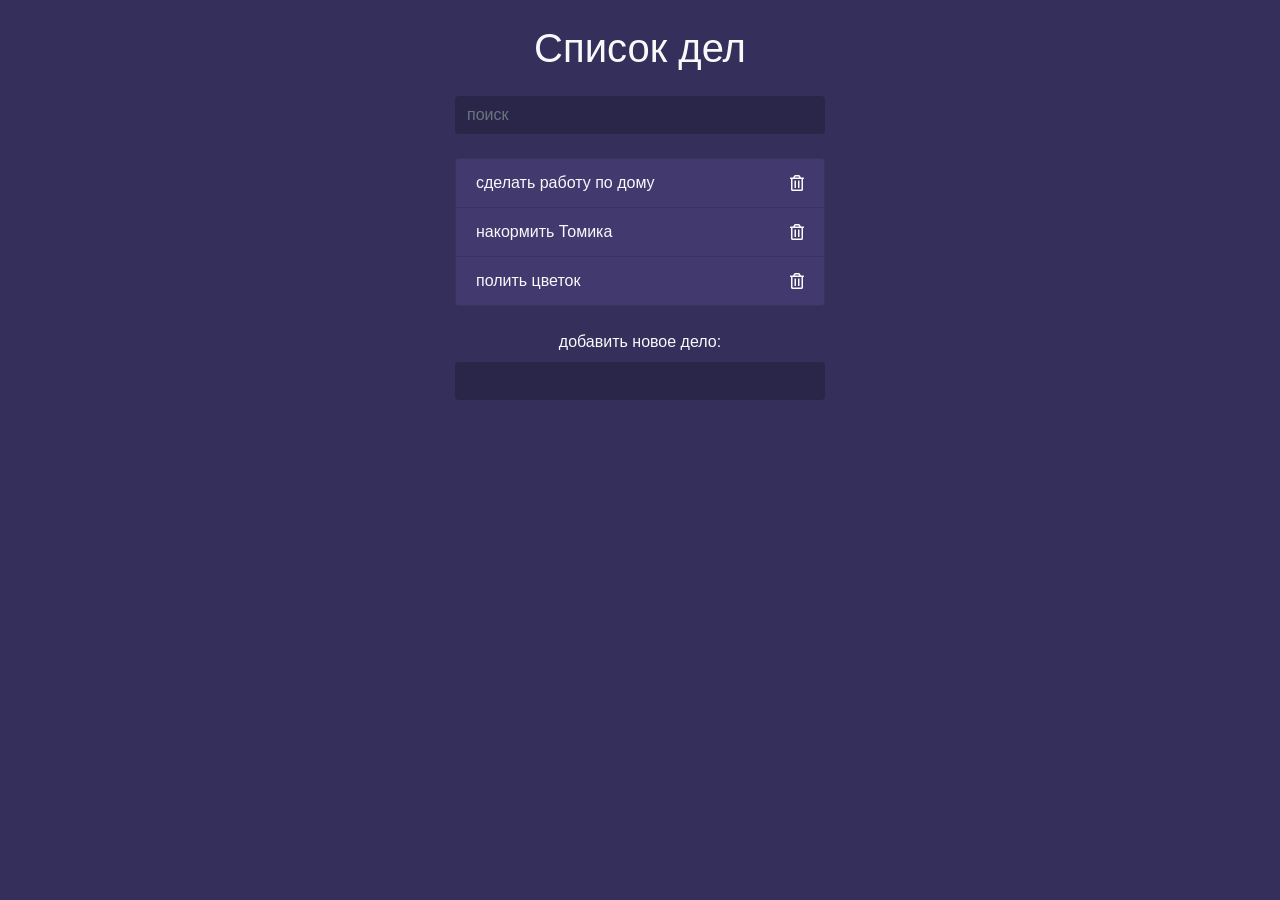
<file: Todo List Project/index.html>
<html lang="en">
<head>
  <meta charset="UTF-8">
  <meta name="viewport" content="width=device-width, initial-scale=1.0">
  <meta http-equiv="X-UA-Compatible" content="ie=edge">
  <link rel="stylesheet" href="https://stackpath.bootstrapcdn.com/bootstrap/4.3.1/css/bootstrap.min.css" integrity="sha384-ggOyR0iXCbMQv3Xipma34MD+dH/1fQ784/j6cY/iJTQUOhcWr7x9JvoRxT2MZw1T" crossorigin="anonymous">
  <link rel="stylesheet" href="https://use.fontawesome.com/releases/v5.7.2/css/all.css" integrity="sha384-fnmOCqbTlWIlj8LyTjo7mOUStjsKC4pOpQbqyi7RrhN7udi9RwhKkMHpvLbHG9Sr" crossorigin="anonymous">
  <link rel="stylesheet" href="styles.css">
  <title>Todo List</title>
</head>
<body>

  <div class="container">

    <header class="text-center text-light my-4">
      <h1 class="mb-4">Список дел</h1>
      <form class="search">
        <input class="form-control m-auto" type="text" name="search" placeholder="поиск" />
      </form>
    </header>

    <ul class="list-group todos mx-auto text-light">
      <li class="list-group-item d-flex justify-content-between align-items-center">
        <span>сделать работу по дому</span>
        <i class="far fa-trash-alt delete"></i>
      </li>
      <li class="list-group-item d-flex justify-content-between align-items-center">
        <span>накормить Томика</span>
        <i class="far fa-trash-alt delete"></i>
      </li>
      <li class="list-group-item d-flex justify-content-between align-items-center">
        <span>полить цветок</span>
        <i class="far fa-trash-alt delete"></i>
      </li>
    </ul>

    <form class="add text-center my-4">
      <label class="text-light">добавить новое дело:</label>
      <input class="form-control m-auto" type="text" name="add" />
    </form>

  </div>
  

  <script src="app.js"></script>
</body>
</html>
</file>
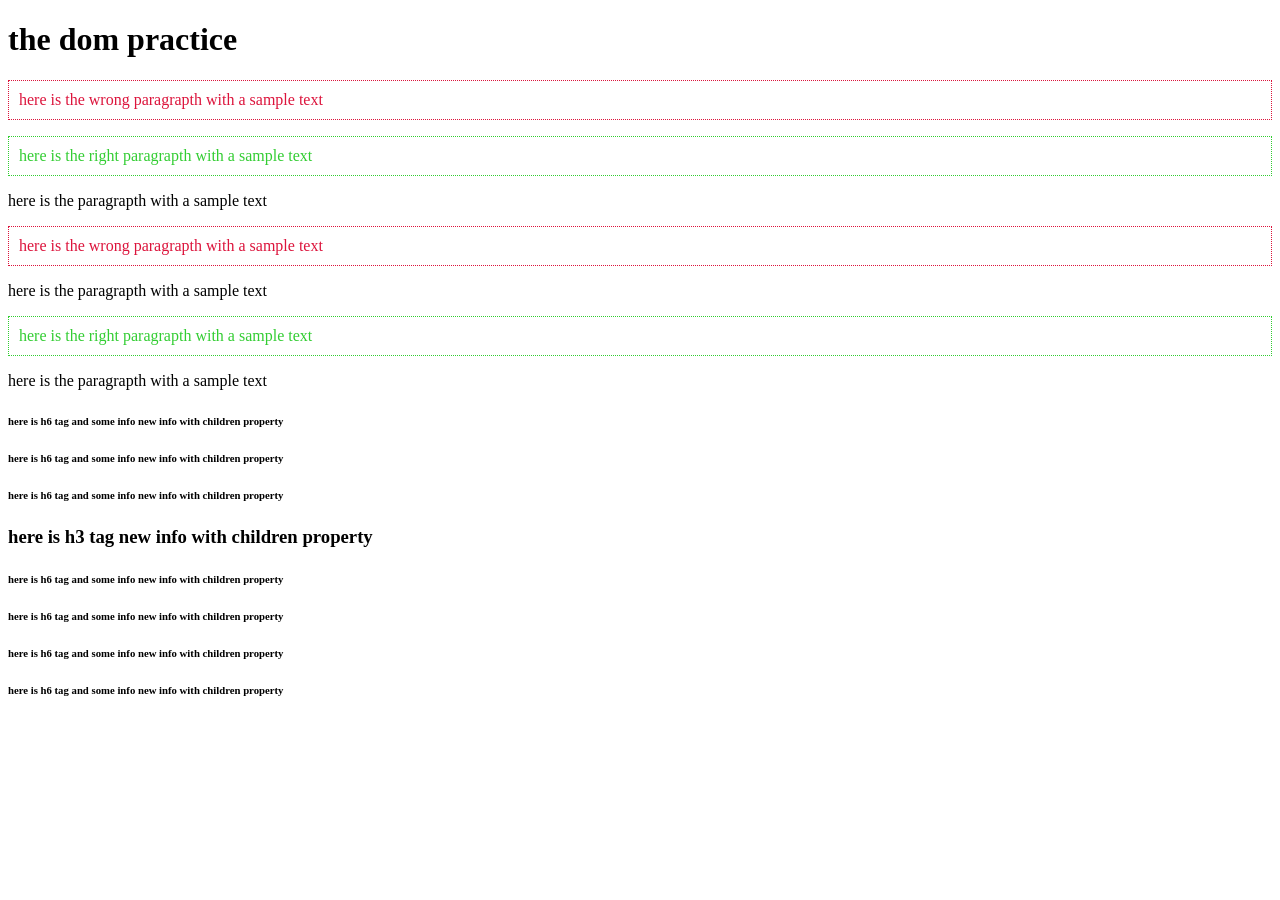
<file: index2.html>
<!DOCTYPE html>
<html lang="en">

<head>
    <meta charset="UTF-8">
    <meta http-equiv="X-UA-Compatible" content="IE=edge">
    <meta name="viewport" content="width=device-width, initial-scale=1.0">
    <link rel="stylesheet" href="dom_add_rem_htmlclasses.css">
    <title>javascript</title>
</head>

<body>

    <h1>the dom practice</h1>
    <p>here is the wrong paragrapth with a sample text</p>
    <p>here is the right paragrapth with a sample text</p>
    <p>here is the paragrapth with a sample text</p>
    <p>here is the wrong paragrapth with a sample text</p>
    <p>here is the paragrapth with a sample text</p>
    <p>here is the right paragrapth with a sample text</p>
    <p>here is the paragrapth with a sample text</p>



    <article>
        <h6>here is h6 tag and some info</h6>
        <h6>here is h6 tag and some info</h6>
        <h6>here is h6 tag and some info</h6>
        <h3>here is h3 tag</h3>
        <h6>here is h6 tag and some info</h6>
        <h6>here is h6 tag and some info</h6>
        <h6>here is h6 tag and some info</h6>
        <h6>here is h6 tag and some info</h6>
    </article>



    <script src="dom_add_rem_htmlclasses.js"></script>


</body>

</html>
</file>
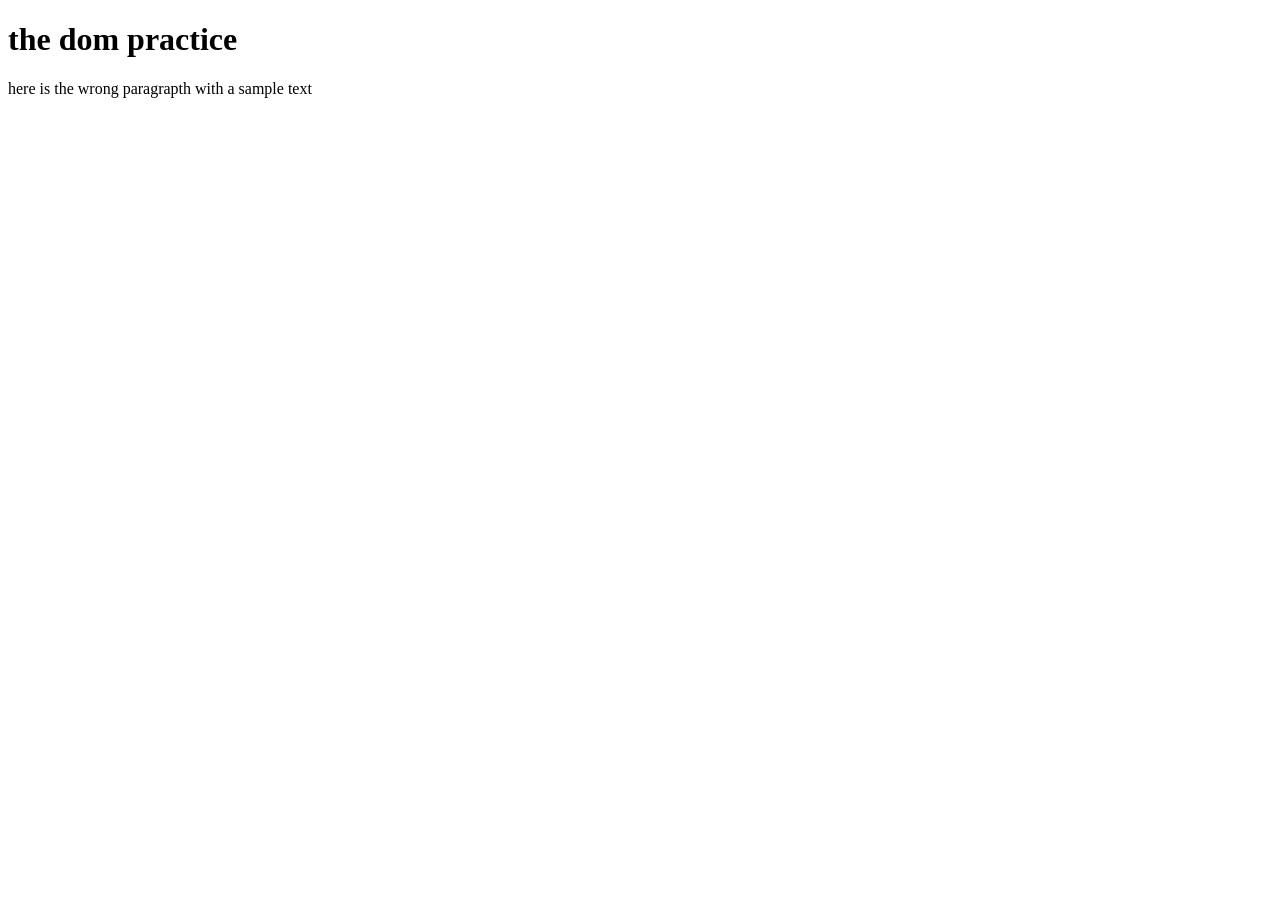
<file: index3.html>
<!DOCTYPE html>
<html lang="en">

<head>
    <meta charset="UTF-8">
    <meta http-equiv="X-UA-Compatible" content="IE=edge">
    <meta name="viewport" content="width=device-width, initial-scale=1.0">
    <link rel="stylesheet" href="dom_add_rem_htmlclasses.css">
    <title>javascript</title>
</head>

<body>

    <h1>the dom practice</h1>
    <p>here is the wrong paragrapth with a sample text</p>

    <script src="events.js"></script>


</body>

</html>
</file>
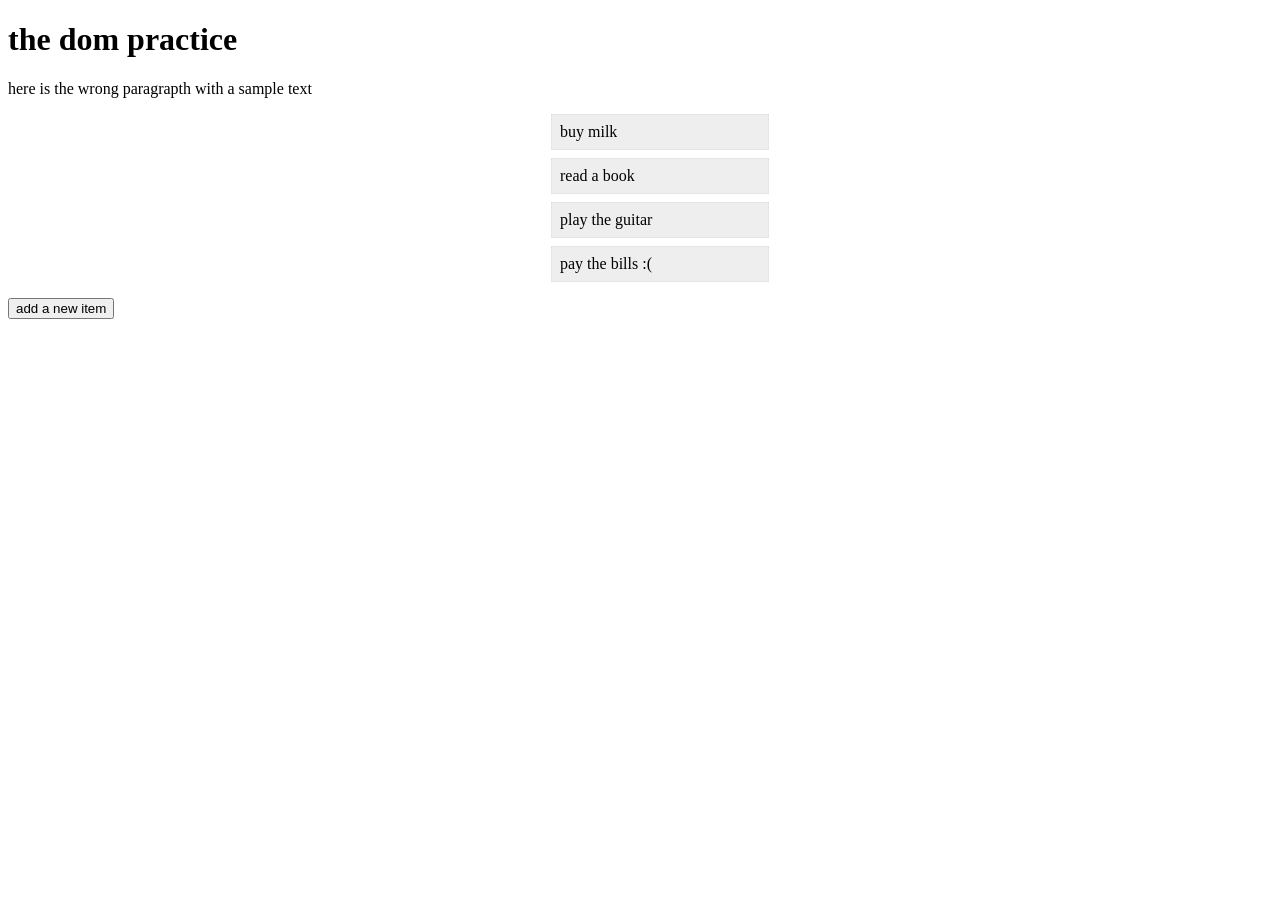
<file: index4.html>
<!DOCTYPE html>
<html lang="en">

<head>
    <meta charset="UTF-8">
    <meta http-equiv="X-UA-Compatible" content="IE=edge">
    <meta name="viewport" content="width=device-width, initial-scale=1.0">
    <link rel="stylesheet" href="dom_add_rem_htmlclasses.css">
    <title>javascript</title>
</head>

<body>
    <style>
        li{
          list-style-type: none;
          max-width: 200px;
          padding: 8px;
          margin: 8px auto;
          background: #eee;
          border: 1px dotted #ddd;
        }
      </style>

    <h1>the dom practice</h1>
    <p>here is the wrong paragrapth with a sample text</p>

    <ul>
        <li>buy milk</li>
        <li>read a book</li>
        <li>play the guitar</li>
        <li>pay the bills :(</li>
      </ul>
    
      <button>add a new item</button>


    <script src="creating_removing_elements.js"></script>


</body>

</html>
</file>
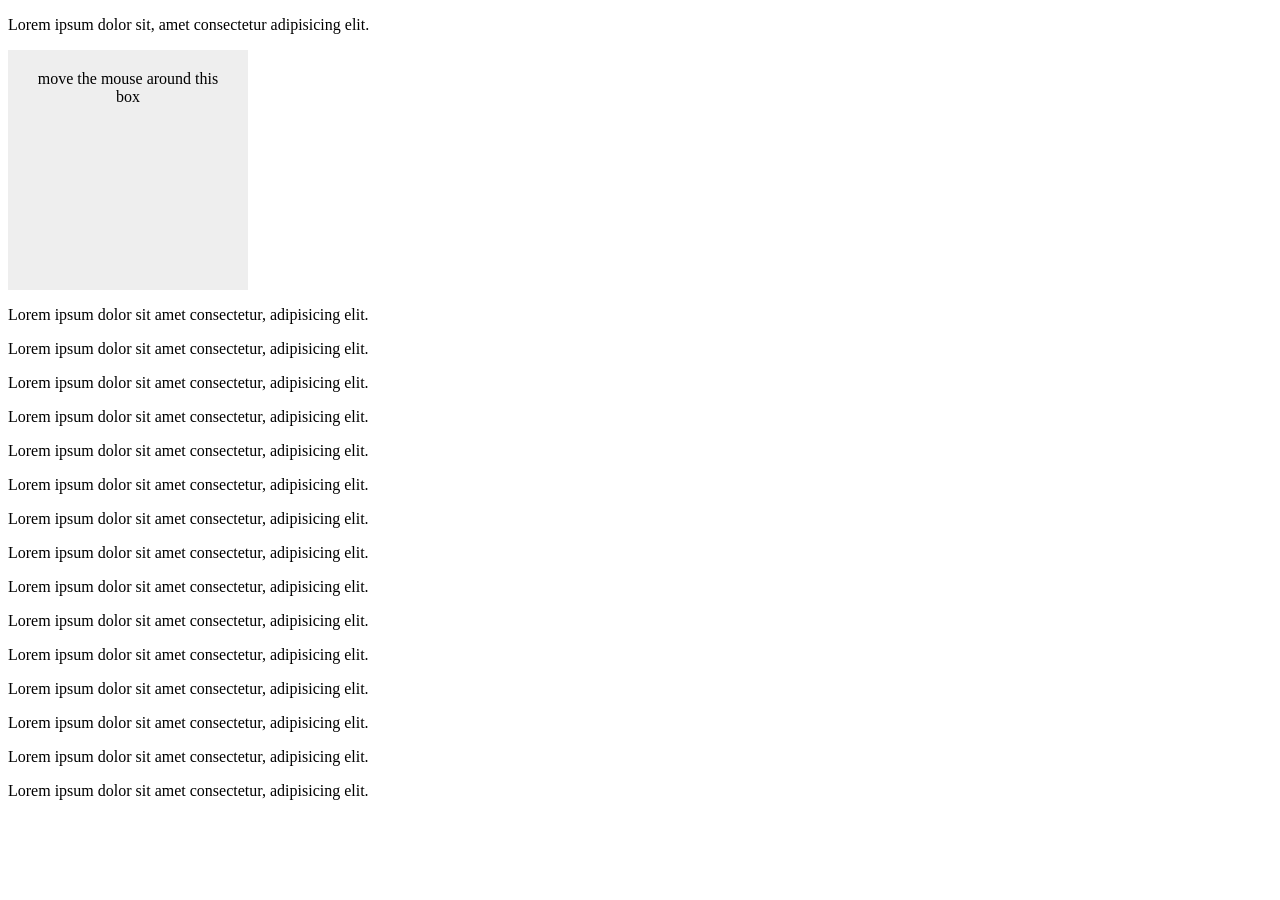
<file: index5_more_dom.html>
<!DOCTYPE html>
<html lang="en">

<head>
  <meta charset="UTF-8">
  <meta http-equiv="X-UA-Compatible" content="IE=edge">
  <meta name="viewport" content="width=device-width, initial-scale=1.0">
  <link rel="stylesheet" href="dom_add_rem_htmlclasses.css">
  <title>javascript</title>

  <style>
    .box {
      width: 200px;
      height: 200px;
      margin: 10px 0;
      background: #eee;
      text-align: center;
      padding: 20px;
    }
  </style>

</head>

<body>

  <p class="copy-me">Lorem ipsum dolor sit, amet consectetur adipisicing elit.</p>
  <div class="box">move the mouse around this box</div>

  <p>Lorem ipsum dolor sit amet consectetur, adipisicing elit.</p>
  <p>Lorem ipsum dolor sit amet consectetur, adipisicing elit.</p>
  <p>Lorem ipsum dolor sit amet consectetur, adipisicing elit.</p>
  <p>Lorem ipsum dolor sit amet consectetur, adipisicing elit.</p>
  <p>Lorem ipsum dolor sit amet consectetur, adipisicing elit.</p>
  <p>Lorem ipsum dolor sit amet consectetur, adipisicing elit.</p>
  <p>Lorem ipsum dolor sit amet consectetur, adipisicing elit.</p>
  <p>Lorem ipsum dolor sit amet consectetur, adipisicing elit.</p>
  <p>Lorem ipsum dolor sit amet consectetur, adipisicing elit.</p>
  <p>Lorem ipsum dolor sit amet consectetur, adipisicing elit.</p>
  <p>Lorem ipsum dolor sit amet consectetur, adipisicing elit.</p>
  <p>Lorem ipsum dolor sit amet consectetur, adipisicing elit.</p>
  <p>Lorem ipsum dolor sit amet consectetur, adipisicing elit.</p>
  <p>Lorem ipsum dolor sit amet consectetur, adipisicing elit.</p>
  <p>Lorem ipsum dolor sit amet consectetur, adipisicing elit.</p>


  <script src="dom_more.js"></script>


</body>

</html>
</file>
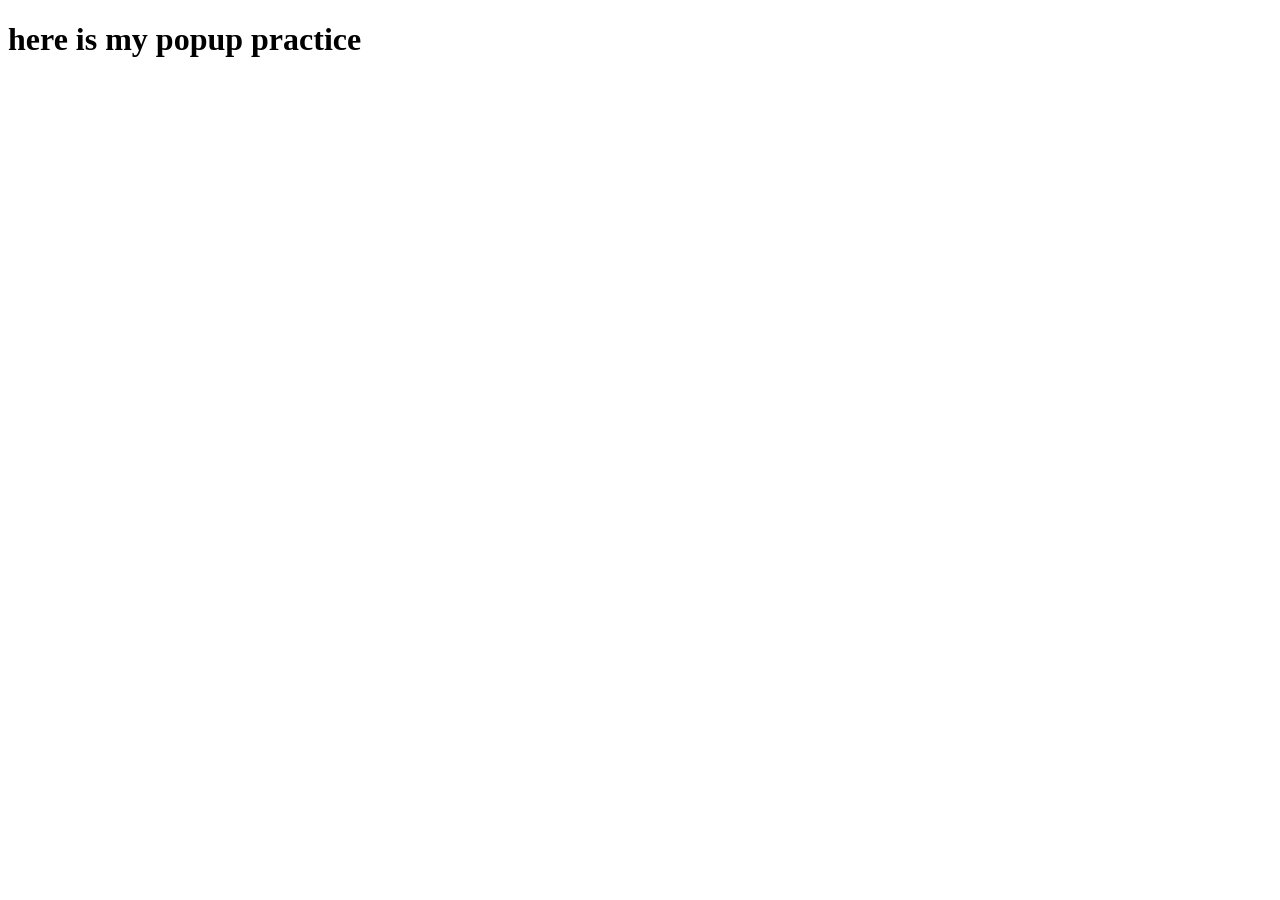
<file: popup.html>
<!DOCTYPE html>
<html lang="en">

<head>
    <meta charset="UTF-8">
    <meta http-equiv="X-UA-Compatible" content="IE=edge">
    <meta name="viewport" content="width=device-width, initial-scale=1.0">
    <title>javascript</title>
</head>

<body>

    <h1>here is my popup practice</h1>


    <script src="popup.js"></script>


</body>

</html>
</file>
<file: Speaking Club Project/assets/css/header.css>
.header {
  display: flex;
  justify-content: space-between;
  flex-wrap: wrap;
  width: 100%;
  /* делает возможным перенос блоков если не умещаются на экране*/
  margin-top: 21px;
}
.header__list{
  display: flex;
  justify-content: flex-end;
  width: 100%;
}
.header-menu{
  margin-right: 130px;
}
.header-top-content {
  display: flex;
  justify-content: space-between;
  width: 100%;
  height: 90px;
}
.header-logo {
  display: flex;
  justify-content: center;
  align-items: center;
}
.header-menu {
  display: flex;
  justify-content: space-between;
  gap: 55px;
  align-items: center;
}

/* меняю жирность наведения на ссылку в шапке */
#bold-link {
  font-weight: normal; /* нормальный вес текста ссылки */
  transition: all 0.2s ease; /* добавление анимации изменения всех свойств */
}
#bold-link:hover {
  color: #4E9FFF;
  transition: color .3s;
}
.header-social {
  display: flex;
  justify-content: center;
  align-items: center;
  gap: 20px;
}
.header-menu li>a{
  font-family: 'Jost';
  font-style: normal;
  font-weight: 400;
  font-size: 16px;
  line-height: 106.4%;
  letter-spacing: 0.05em;
  color: #000000;
}
/* .social-icon {
  width: 25px;
  height: 25px;
  margin-left: 26px;
  /* таким образом сделал отступ между иконками, но думаю есть лучше способ */
/*   Оставил внизу закомментированным твой код, чтобы лучше была видна разница, и картинок нужно меньше загржать и код как видишь тоже в разы меньше */
  .social-icon-header-vk,.social-icon-header-tg,.social-icon-header-youtube {
    width: 40px;
    height: 40px;
    cursor: pointer;
    transition: fill .3s;
  }
  .social-icon-header-tg:hover path{
    fill: #8CD6FF;
  }
  .social-icon-header-vk:hover path{
    fill: #4E9FFF;
  }
  .social-icon-header-youtube:hover path{
    fill: #FE7170;
  }
  .social-icon-header-vk:hover path,.social-icon-header-youtube:hover path,.social-icon-header-tg:hover path{
    transition: fill .3s;
  }
/* 
.social-icon-header-vk {
  width: 40px;
  height: 40px;
  background-image: url('../icons/vk-icon.svg');
  background-size: 100%;
  transition: all 0.2s ease;
  cursor: pointer;
  background-repeat: no-repeat;
  background-position: center center;
  
}

.social-icon-header-vk:hover {
  background-image: url('../icons/vk-icon-hover.svg');
transition: all .3s;
} */
/* 
.social-icon-header-tg {
  width: 40px;
  height: 40px;
  background-image: url('../icons/tg-icon.svg');
  background-size: 100%;
  transition: all 0.2s ease;
  cursor: pointer;
  background-repeat: no-repeat;
  background-position: center center;
}

.social-icon-header-tg:hover {
  background-image: url('../icons/tg-icon-hover.svg');
} */


/* .social-icon-header-youtube {
  width: 40px;
  height: 40px;
  background-image: url('../icons/youtube-icon.svg');
  background-size: 100%;
  transition: all 0.2s ease;
  cursor: pointer;
  background-repeat: no-repeat;
  background-position: center center;
}

.social-icon-header-youtube:hover {
  background-image: url('../icons/youtube-icon-hover.svg');
} */

.header-headline {
  font-weight: 700;
  font-size: 60px;
}

.header-headline span {
  color: #4E9FFF;
}
.container.main__container {
  display: flex;
  justify-content: space-between;
  width: 100%;
  padding-top: 70px;
}
.header-left-content {
  display: flex;
  flex-flow: column;
  /* это свойство позволяет сделать блоки внутри этого контейнера друг под другом */
}

.header-headline {
  font-family: Jost;
  font-size: 60px;
  font-weight: 700;
  line-height: 70px;
  letter-spacing: 0.03em;
  text-align: left;
}

.header-info {
  margin-top: 38.60px;
  margin-bottom: 41.28px;
  font-family: Jost;
  font-size: 24px;
  font-weight: 400;
  line-height: 32px;
  letter-spacing: 0.05em;
  text-align: left;
  max-width: 410px;
}

.button-and-arrow {
  display: flex;
}

.header-button-section {
  width: fit-content;
}

.button-start {
  width: 166px;
  height: 64px;
  cursor: pointer;
}
.button-start:last-child path,
.button-start:hover path:first-child{
  transition: fill .3s;
}
.button-start:hover:last-child path {
  fill: white;
  transition: fill .3s;
}
.button-start:hover path:first-child {
  fill: #0075FF;
  transition: fill .3s;
}
.header-arrow {
  margin-left: 64.26px;
}
.header-right-content {
  display: flex;
}
.header-students {
max-width: 100%;
width: 654px;
height: 495px;
}
.header__burger {
  display: none;
  cursor: pointer;
  position: absolute;
  top: 40px;
  right: 5px;
  height: 45px;
  width: 45px;
}
@media(max-width:1367px){
  .container.main__container{
    padding-top: 52px;
  }
.header-headline {
  font-size: 47px;
  line-height: 54px;
}
  .header-students {
    width: 473px;
    height: 358px;
    }
    .header-info{
      font-size: 22px;
      line-height: 30px;
      max-width: 390px;
      margin-top: 36px;
      margin-bottom: 35px;
    }
    .button-start {
      width: 156px;
      height: 58px;
    }
    .header-arrow{
      margin-left: 55px;
    }
    .head-arrow{
      width: 125px;
      height: 85px;
    }
    .header-logo img{
      width: 148px;
      height: 55px;
        }
}
@media(max-width:1200px){
  .container.main__container{
    padding-top: 36px;
  }
  .header-students {
    width: 419px;
    height: 316px;
    }
    .header-headline {
      font-size: 44px;
      line-height: 49px;
    }
    .header-info{
      font-size: 20px;
      line-height: 26px;
      max-width: 350px;
      margin-top: 31px;
      margin-bottom: 30px;
    }
    .button-start {
      width: 146px;
      height: 52px;
    }
    .header-arrow{
      margin-left: 46px;
    }
    .head-arrow{
      width: 121px;
      height: 81px;
    }
    .header-logo img{
      width: 132px;
      height: 49px;
    }
    .header-menu {
      margin-right: 60px;
      gap: 35px;
    }
}
@media(max-width:992px){
  .container.main__container{
    padding-top: 18px;
  }
  .header-students {
    width: 351px;
    height: 265px;
    }
    .header-headline {
      font-size: 39px;
      line-height: 42px;
    }
    .header-info{
      font-size: 18px;
      line-height: 28px;
      max-width: 300px;
      margin-top: 26px;
      margin-bottom: 25px;
    }
    .button-start {
      width: 136px;
      height: 44px;
    }
    .header-arrow{
      margin-left: 40px;
    }
    .head-arrow{
      width: 114px;
      height: 76px;
    }
    .header-logo img{
      width: 112px;
      height: 41px;
    }
    .header-menu {
      margin-right: 15px;
          gap: 15px;
    }
    .social-icon-header-vk,.social-icon-header-tg,.social-icon-header-youtube {
      width: 30px;
      height: 30px;
    }
    .header-social{
      gap: 10px;
    }
}
@media(max-width:767px){
  .container.main__container{
    padding-top: 0px;
  }
  .header__burger {
    display: block;
}
.header__burger{
  display: block;
  position: relative;
  width: 30px;
  height: 20px;
  z-index: 120000;
}
.header__burger span{
  position: absolute;
  background-color: black;
  left: 0;
  top: 9px;
  width: 100%;
  height: 2px;
  transition: all .3s ease 0s;
}
.header__burger::before,
.header__burger::after{
  content: '';
  background-color: black;
  position: absolute;
  width: 100%;
  height: 2px;
  left: 0;
  transition: all .3s ease 0s;
}
.header__burger::before{
  top:0;
}
.header__burger::after{
  bottom:0;
}
.header__burger.active::before{
  transform: rotate(45deg);
  top: 9px;
}
.header__burger.active::after{
  transform: rotate(-45deg);
  bottom:9px;
}
.header__burger.active span{
  transform: scale(0);
}
.header__list.active {
    transform: translateX(0);
    z-index: 11;
    transition: all 0.3s ease;
}
  .header__list {
    width: 100%;
    position: fixed;
    line-height: 3rem;
    display: flex;
    justify-content: space-evenly;
    align-items: center;
    flex-direction: column;
    top: 0px;
    left: 0;
    transform: translateX(-100%);
    height: 100vh;
    background-color: white;
    color: white;
    transition: transform 0.3s ease;
}
.header-menu{
  margin: 0px 0px 0px 0px;
  flex-direction: column;
}
.header{
  margin-top: 0px;
}
  .header-logo img{
width: 91px;
height: 33px;
  }
  .container.main__container{
    flex-direction: column-reverse;
    align-items: center;
  }
  .header-students {
    width: 277px;
    height: 209px;
    margin-bottom: 21px;
    }
    .header-headline {
      font-size: 34px;
      line-height: 36px;
    }
    .header-info{
      font-size: 17px;
      line-height: 23px;
      max-width: 180px;
      margin-top: 21px;
      margin-bottom: 20px;
    }
    .header-left-content{
      max-width: 100%;
    }
    .button-start {
      width: 125px;
      height: 48px;
    }
    .header-arrow{
      position: absolute;
      top: -83%;
      right: 0px;
      margin-left: 26px;
    }
    .head-arrow{
      width: 108px;
      height: 70px;
      transform: rotate(-12.82deg);
    }
    .button-and-arrow{
      position: relative;
    }
}
</file>
<file: Speaking Club Project/assets/css/body.css>
/* Подключаем шрифты в современном формате */

@font-face{font-family:Jost;font-display:swap;src:url("../fonts/Jost-Bold.woff2") format("woff2"), url("../fonts/Jost-Bold");font-weight:700;font-style:normal;}
@font-face{font-family:Jost;font-display:swap;src:url("../fonts/Jost-Regular.woff2") format("woff2"), url("../fonts/Jost-Regular");font-weight:400;font-style:normal;}
@font-face{font-family:Jost;font-display:swap;src:url("../fonts/Jost-SemiBold.woff2") format("woff2"), url("../fonts/Jost-SemiBold");font-weight:600;font-style:normal;}


* {
    scroll-behavior: smooth;
}

body {
    width: 100%;
    font-family: 'Jost', sans-serif;

}

a {
    text-decoration: none;
    color: #000000;
}
/*Блокирует прокрутку при открытии бургер меню на мобилке*/
body.lock{
    overflow: hidden;
}

/* тут начинается вторая секция (что я получу) */
/* background-color стоит задавать секции, как и отступы до других секций, а не элементам внутри секции */
.section-get{
    overflow: hidden;
    padding-top: 70px;
    margin-top: 100px;
    background-color: #F5F5F5;
}
/* Стоит задавать размеры всем иконкам и картинкам */
.section2-img{
    width: 417px;
    height: 352px;
}
.section2-headline-block {
    display: flex;
    flex-direction: column;
    justify-content: center;
    align-items: center;
}
.section2 {
    display: flex;
    flex-wrap: wrap;
    width: 100%;
    padding-bottom: 5%;
}
.section2-block {
    display: flex;
    justify-content: center;
    align-items: center;
    width: 50%;
    flex-direction: column;
    margin-top: 35px;
}
.section2-block-image-image {
    width: 100px;
    height: 100px;
}
.section2-block-info {
    display: flex;
    flex-direction: column;
    justify-content: center;
    align-items: center;
}
.section2-block-headline {
    padding-bottom: 18px;
    font-family: 'Jost';
    font-style: normal;
    font-weight: 700;
    font-size: 40px;
    line-height: 112.4%;
    letter-spacing: 0.05em;
    color: #000000;
}

.section2-block-description {
    font-family: 'Jost';
    font-style: normal;
    font-weight: 400;
    font-size: 24px;
    line-height: 124.9%;
    text-align: center;
    letter-spacing: 0.05em;
    color: #000000;
}

@media(max-width:1367px){
    .section-get{
        margin-top: 75px;
        padding-top: 64px;
    }
    .section2-img{
        width: 355px;
        height: 301px;
    }
    .section2-block-headline {
        font-size: 34px;
        line-height: 37px;
    }
    .section2-block-description {
        font-size: 21px;
        line-height: 26px;
    }
    .section2-headline-underline svg{
        width: 323px;
    }
}
@media(max-width:1200px){
    .section-get{
        margin-top: 65px;
        padding-top: 59px;
    }
    .section2-img{
        width: 336px;
        height: 285px;
    }
    .section2-block-headline {
        font-size: 30px;
        line-height: 32px;
    }
    .section2-block-description {
        font-size: 19px;
        line-height: 29px;
    }
    .section2-headline-underline svg{
        width: 297px;
    }
}
@media(max-width:992px){
    .section-get{
        margin-top: 55px;
        padding-top: 50px;
    }
    .section2-img{
        width: 313px;
        height: 266px;
    }
    .section2-block-headline {
        font-size: 28px;
        line-height: 30px;
    }
    .section2-block-description {
        font-size: 18px;
        line-height: 24px;
    }
    .section2-headline-underline svg{
        width: 265px;
    }
}
@media(max-width:767px){
    .form{
        min-width: 100%;
    }
    .section-get{
        margin-top: 54px;
        padding-top: 44px;
    }
    .section2-img{
        width: 288px;
        height: 245px;
    }
    .section2-block-headline {
        font-size: 25px;
        line-height: 28px;
    }
    .section2-block-description {
        font-size: 17px;
        line-height: 23px;
    }
    .section2{
        flex-direction: column;
        align-items: center;
        padding-bottom: 52px;
    }
    .section2-block{
        width: 100%;
        margin-top: 0px;
    }
    .section2-block:not(:last-child){
        margin-bottom: 19px;
    }
    .section2-block:first-child{
        margin-top: 25px;
    }
    .section2-headline-underline svg{
        width: 229px;
    }
}


/* заголовок третьей секции (как работает клуб) */
.section3-headline-block {
    display: flex;
    flex-direction: column;
    justify-content: center;
    align-items: center;
}
/* тут начинается третья секция (как работает клуб) */
.section-work{
margin-top: 100px;
margin-bottom: 77px;
}
.section3 {
    margin-top: 50px;
    display: flex;
    flex-wrap: wrap;
    gap: 50px;
    padding-bottom: 5%;
}
.section3-headline-underline svg{
    width: 627px;
    height: 14px;
}
/* блок с преимуществом */
.section3-block {
    display: flex;
    flex-direction: column;
    width: 48%;
}
.section3-image {
    display: flex;
    flex-direction: column;
    justify-content: center;
    align-items: center;
    position: relative;
}
.section3-block-info {
    position: absolute;
    font-size: 24px;
    top: 130px;
    font-family: 'Jost';
    font-style: normal;
    font-weight: 400;
    line-height: 124.9%;
    text-align: center;
    letter-spacing: 0.05em;
    color: #000000;
}
.section3-image-dark svg,
.section3-image-yellow svg{
    width: 553px;
    height: 259px;
}
.section3-image-red svg{
    width: 554px;
    height: 284px;
}
.section3-image-blue svg{
    width: 554px;
    height: 281px;
}

/* тут третья секция заканчивается заголовком итог */

.section3-itog {
    display: flex;
    flex-direction: column;
    justify-content: center;
    align-items: center;
    width: 100%;
}
.section3-itog-headline {
    font-size: 60px;
    font-weight: bold;
}
.section3-itog-info {
    display: flex;
}
.section3-itog-arrows-left {
    padding-right: 25px;
}
.section3-itog-arrows-left svg{
width: 105px;
height: 131px;
}
.section3-itog-description {
    padding-top: 50px;
    font-size: 24px;
}
.section3-itog-arrows-right {
    padding-left: 25px;
}
.section3-itog-arrows-right svg{
    width: 105px;
    height: 100px;
}
/* тут третья секция закончилась полностью */

@media(max-width:1367px){
    .section-work{
        margin-top: 85px;
        margin-bottom: 74px;
        }
    .section3-headline-underline svg{
        width: 497px;
        height: 14px;
    }
    .section3{
        gap: 30px;
    }
    .section3-block-info,.section3-itog-description{
        font-size: 21px;
        line-height: 23px;
    }
    .section3-block-info{
        top: 105px;
    }
    .section3-image-dark svg,
    .section3-image-yellow svg{
        width: 435px;
        height: 208px;
    }
    .section3-image-red svg{
        width: 435px;
        height: 245px;
    }
    .section3-image-blue svg{
        width: 435px;
        height: 226px;
    }
    .section3-itog-description{
        padding-top: 45px;
    }
    .section3-itog-arrows-left svg{
        width: 100px;
        height: 119px;
        }
        .section3-itog-arrows-right svg{
            width: 95px;
            height: 90px;
        }
}
@media(max-width:1200px){
    .section-work{
        margin-top: 75px;
        margin-bottom: 68px;
        }
    .section3-headline-underline svg{
        width: 457px;
        height: 14px;
    }
    .section3-block-info{
        top: 95px;
    }
    .section3{
        gap: 20px;
    }
    .section3-block-info,.section3-itog-description{
        font-size: 19px;
        line-height: 21px;
    }
    .section3-image-dark svg,
    .section3-image-yellow svg{
        width: 400px;
        height: 193px;
    }
    .section3-image-red svg{
        width: 400px;
        height: 233px;
    }
    .section3-image-blue svg{
        width: 400px;
        height: 210px;
    }
    .section3-itog-description{
        padding-top: 37px;
    }
    .section3-itog-arrows-left svg{
        width: 97px;
        height: 104px;
        }
        .section3-itog-arrows-right svg{
            width: 85px;
            height: 80px;
        }
}
@media(max-width:992px){
    .section-work{
        margin-top: 60px;
        margin-bottom: 62px;
        }
    .section3-headline-underline svg{
        width: 407px;
        height: 14px;
    }
    .section3{
        gap: 10px;
    }
    .section3-block-info,.section3-itog-description{
        font-size: 18px;
        line-height: 20px;
    }
    .section3-itog-description{
        padding-top: 30px;
    }
    .section3-image-dark svg,
    .section3-image-yellow svg{
        width: 325px;
        height: 174px;
    }
    .section3-image-red svg{
        width: 325px;
        height: 190px;
    }
    .section3-block-info{
        top: 83px;
    }
    .section3-image-red p{
        top: 75px;
    }
    .section3-image-blue svg{
        width: 325px;
        height: 190px;
    }
    .section3-itog-arrows-left svg{
        width: 82px;
        height: 89px;
        }
        .section3-itog-arrows-right svg{
            width: 75px;
            height: 70px;
        }
}
@media(max-width:767px){
    .section-work{
        margin-top: 45px;
        margin-bottom: 52px;
        }
    .section3{
        flex-direction: column;
        gap: 0px;
        margin-top: 20px;
        padding-bottom: 55px;
    }
    .section3-block{
        width: 100%;
    }
    .section3-headline-underline svg{
        display: none;
    }
.section3-itog-description{
    font-size: 17px;
    line-height: 19px;
    padding-top: 21px;
}
    .section3-block-info {
        font-size: 17px;
        top: 70px;
        line-height: 19px;
    }
    .section3-image-dark svg,
.section3-image-yellow svg{
    width: 307px;
    height: 154px;
}
.section3-image-red svg{
    width: 307px;
    height: 203px;
}
.section3-image-red p{
    top: 80px;
}
.section3-image-blue svg{
    width: 307px;
    height: 168px;
}
.section3-itog-arrows-left svg{
    width: 74px;
    height: 74px;
    }
    .section3-itog-arrows-right svg{
        width: 62px;
        height: 59px;
    }
    .section3-itog-arrows-left {
        position: absolute;
        top: -15px;
        left: 30px;
        padding-right: 0px;
    }
    .section3-itog-arrows-right {
        position: absolute;
        top: -15px;
        right: 40px;
        padding-left: 0px;
    }
    .section3-itog{
position: relative;
    }
}

/* блок 4 где цена с чашкой кофе */
.section-price{
    background-color: #F5F5F5;
    overflow: hidden;
}
.section4 {
    display: flex;
    justify-content: space-around;
    gap: 20px;
    width: 100%;
}
.section4-left {
    flex: 0 0 50%;
    display: flex;
}
.section4-left img{
width: 578px;
height: 617px;
}
.section4-right {
    flex: 0 0 50%;
    display: flex;
    flex-direction: column;
    justify-content: center;
    align-items: center;
}

.section4-right-headline {
    display: flex;
    flex-direction: column;
    padding-right: 100px;
}

.section4-right-info {
    display: flex;
    flex-direction: column;
    justify-content: center;
    align-items: start;
    gap: 20px;
}

.section4-right-info-enroll {
    width: fit-content;
}

.section4-right-info-text {
    padding-top: 25px;
    font-family: 'Jost';
    font-style: normal;
    font-weight: 400;
    font-size: 24px;
    line-height: 124.9%;
    letter-spacing: 0.05em;
    color: #000000;
}

.section4-right-info-rub {

    font-family: 'Jost';
    font-style: normal;
    font-weight: 700;
    font-size: 40px;
    line-height: 112.4%;
    letter-spacing: 0.05em;
    color: #FE7170;
}

/* .section4-right-info-enroll {
    
   
} */

.section4-right-info-enroll {
    display: inline-block;
    width: 240px;
    height: 60px;
    cursor: pointer;
}
.section4-right-info-enroll svg>path:first-child,
.section4-right-info-enroll svg>path:last-child{
    transition: fill .3s;
}
.section4-right-info-enroll:hover svg>path:first-child{
    transition: fill .3s;
fill: #0075FF;
}
.section4-right-info-enroll:hover svg>path:last-child{
    transition: fill .3s;
    fill: white;
    }
    .section4-right-arrow svg{
        display: inline-block;
        width: 163px;
        height: 12px;
    }
/* тут четвертая секция закончилась */


@media(max-width:1367px){
    .section4-left img{
        width: 447px;
        height: 478px;
        }
        .section4-right-info-rub{
            font-size: 31px;
            line-height: 35px;
        }
        .section4-right-info-enroll svg{
            width: 209px;
            height: 57px;
            cursor: pointer;
        }
        .section4-right-arrow svg{
            display: inline-block;
            width: 148px;
            height: 11px;
        }
}
@media(max-width:1200px){
    .section4-left img{
        width: 408px;
        height: 436px;
        }
        .section4-right-info-rub{
            font-size: 29px;
            line-height: 33px;
        }
        .section4-right-info-enroll svg{
            width: 199px;
            height: 54px;
            cursor: pointer;
        }
        .section4-right-arrow svg{
            display: inline-block;
            width: 133px;
            height: 10px;
        }
}
@media(max-width:992px){
    .section4-left img{
        width: 359px;
        height: 384px;
        }
        .section4-right-info-rub{
            font-size: 25px;
            line-height: 28px;
        }
        .section4-right-info-enroll svg{
            width: 188px;
            height: 51px;
            cursor: pointer;
        }
        .section4-right-arrow svg{
            display: inline-block;
            width: 118px;
            height: 9px;
        }
}
@media(max-width:767px){
    .section-price{
        position: relative;
        overflow: hidden;
        padding-top: 43px;
        padding-bottom: 60px;
    }
    .section4-left img{
        width: 306px;
        height: 327px;
        position: absolute;
        top: 1px;
right: -25px;
z-index: 0;
        }
        .title.title__section4{
            text-align: left;
        }
        .section4-right-headline{
            text-align: left;
            padding-right: 0px;
width: 100%;
        }
        .section4-right-info-rub{
            padding-top: 21px;
            order: 1;
        }
        .section4-right-info-text{
            padding-top: 0px;
            order: 2;
        }
        .section4-left{
            flex: none;
        }
        .section4-right{
            flex: 0 0 100%;
            z-index: 1;
        }
        .section4-right-info{
            width: 100%;
        }
        .section4-right-info-rub{
            font-size: 22px;
            line-height: 25px;
        }
        .section4-right-info-enroll svg{
            width: 175px;
            height: 48px;
        }
        .section4-right-info-enroll{
order: 3;
        }
        .section4-right-arrow svg{
            display: inline-block;
            width: 103px;
            height: 8px;
        }
}



/* тут начинается пятая секция (об авторе) */


.section5 {
    display: flex;
    justify-content: space-around;
}
.section5-left {
    width: 100%;
    display: flex;
    flex-direction: column;
    justify-content: center;
    align-items: center;
}
.section5-block-title.title{
    text-align: left;
    width: 100%;
}
.section5-block-title {
    font-family: 'Jost';
    font-style: normal;
    font-weight: 700;
    font-size: 60px;
    line-height: 116.9%;
    letter-spacing: 0.03em;
    color: #000000;
}
.section5-block-title span {
    color: #4E9FFF;
}
.section5-eugene {
    width: 100%;
    display: flex;
    flex-direction: column;
    justify-content: center;
    align-items: start;
}
.section5-eugene-name {
    padding-top: 50px;
    padding-bottom: 0px;
}
.section5-eugene-info {
    font-family: 'Jost';
    font-style: normal;
    font-weight: 400;
    font-size: 21px;
    line-height: 124.9%;
    letter-spacing: 0.05em;
    color: #000000;
    opacity: 0.67;
}
.section5-eugene-line svg{
    display: inline-block;
    width: 163px;
    height: 12px;
    margin-bottom: 10px;
}
.section5-pluses {
    width: 100%;
    display: flex;
    flex-direction: column;
    justify-content: center;
    align-items: start;
    gap: 30px;
    padding-top: 36px;
}
.section5-pluses-block {
    display: flex;
    align-items: flex-start;
    justify-content: space-between;
}
.section5-pluses-point {
    padding-top: 10px;
    display: flex;
    padding-right: 10px;
}
.section5-pluses-point img {
    width: 10px;
}
.section5-pluses-text {
    font-family: 'Jost';
    font-style: normal;
    font-weight: 400;
    font-size: 24px;
    line-height: 120%;
    letter-spacing: 0.05em;
    color: #000000;
}
/*Здесь */
.section5-right {
    position: absolute;
    top: 0;
    right: -140px;
    display: flex;
    width: 960px;
    height: 960px;
    background: url(../images/section5/author.png) no-repeat top center;
    background-position-y: 100px;
    background-position-x: -33px;
}
.section-author{
    padding-top: 105px;
    padding-bottom: 125px;
    position: relative;
    overflow: hidden;
}
.author__lines{
    width: 133px;
    height: 98px;
    display: inline-block;
    position: absolute;
    top: 330px;
    left: 50%;
    margin-right: -50%;
    transform: translate(-50%, 0) 
}
.author__img{
    display: none;
}

/* тут заканчивается пятая секция (об авторе) */

@media(max-width:1367px){
    .section5-pluses-point{
        padding-top: 5px;
    }
    .section-author{
        padding-top: 95px;
        padding-bottom: 80px;
    }
    .section5-eugene-line svg{
        display: inline-block;
        width: 148px;
        height: 11px;
    }
    .section5-eugene-info{
        font-size: 20px;
        line-height: 25px;
    }
    .author__lines{
        width: 112px;
        height: 82px;
        top: 270px;
    }
    .section5-right {
        top: 140px;
        right: 0px;
        width: 675px;
        height: 760px;
        background: none;
    }
    .author__img{
        display: block;
    }
}
@media(max-width:1200px){
    .section-author{
        padding-top: 85px;
        padding-bottom: 60px;
    }
    .section5-eugene-line svg{
        display: inline-block;
        width: 105px;
        height: 10px;
    }
    .section5-eugene-info{
        font-size: 18px;
        line-height: 22px;
    }
    .author__lines{
        width: 89px;
        height: 77px;
    }
    .section5-right {
        width: 588px;
        height: 623px;
        right: -70px;
    }
}
@media(max-width:992px){
    .section-author{
        padding-top: 65px;
        padding-bottom: 30px;
    }
    .section5-eugene-line svg{
        display: inline-block;
        width: 118px;
        height: 9px;
    }
    .section5-eugene-info{
        font-size: 16px;
        line-height: 20px;
    }
     .author__lines{
        width: 98px;
        height: 71px;
    }
    .section5-right,.author__img {
        top: 200px;
        width: 480px;
        height: 526px;
    }
.section5-pluses-text{
    max-width: 385px;
}
}

@media(max-width:767px){
    .section-author{
        padding-top: 45px;
        padding-bottom: 330px;
        position: relative;
    }
    .section5-eugene-name{
        padding-top: 30px;
    }
    .section5-eugene{
        gap: 0px;
    }
    .section5-eugene-line svg{
        display: inline-block;
        width: 109px;
        height: 8px;
        margin-top: 5px;
        margin-bottom: 25px;
    }
    .section5-pluses{
        padding-top: 25px;
        gap: 27px;
    }
    .section5-eugene-info{
        font-size: 14px;
        line-height: 18px;
    }
    .author__lines{
        width: 89px;
        height: 65px;
        transform: rotate(34.37deg);
        left: 70%;
        top: 215px;
    }
    .section5-right {
        position: static;
        background-position-y: 0px;
        background-position-x: -32px;
        background-size: cover;
    }
    .section5{
        display: flex;
        flex-direction: column;
        align-items: center;
    }
    .section5-right{
       height: 0px;
    }
}
@media(max-width:550px){
    .author__img{
        top: initial;
        bottom: -100px;
        width: 500px;
        height: 420px;
        position: absolute;
        left: initial;
    }
}
@media(max-width:420px){
    .author__img{
        top: initial;
        bottom: -100px;
        width: 400px;
        height: 420px;
        position: absolute;
        left: 0px;
    }
}

/* тут начинается шестая секция (контактная форма) */
.section-contacts{
    background-color: #F5F5F5;
    overflow: hidden;
}
.section6 {
    display: flex;
    gap: 15px;
    width: 100%;
}
.section6-left {
    display: flex;
    justify-content: center;
    align-items: center;
    flex: 0 0 50%;
}
.section6-left img{
    width: 675px;
    height: 675px;
    object-fit: cover;
}
.section6-right {
    display: flex;
    flex-direction: column;
    justify-content: center;
    align-items: center;
    gap: 5%;
    flex: 0 0 35%;
}

.section6-application {
    width: 100%;
    display: flex;
    flex-direction: column;
    justify-content: center;
    align-items: flex-start;
}

.section6-headline {
    width: 100%;
    display: flex;
    flex-direction: column;
    justify-content: center;
    align-items: flex-start;
}
.section6-title.title {
text-align: left;
}
.section6-line {
    padding-top: 5px;
    width: 208px;
    height: 11px;
}
.section6-userdata-options {
    display: flex;
    flex-wrap: wrap;
    flex-direction: column;
    gap: 20px;
}
.section6-userdata-options-where {
    width: 100%;
    padding-top: 20px;
    font-family: 'Jost';
    font-style: normal;
    font-weight: 400;
    font-size: 21px;
    line-height: 124.9%;
    letter-spacing: 0.05em;
    color: #888888;
}
.section6-userdata-options-social {
    display: flex;
    gap: 10px;
    width: 100%;
    margin: 0 0 20px 0;
}
.section6-userdata-options-media {
    display: flex;
    gap: 5px;
    justify-content: center;
    align-items: center;
    font-family: 'Jost';
    font-style: normal;
    font-weight: 400;
    font-size: 24px;
    line-height: 124.9%;
    letter-spacing: 0.05em;
    color: #232323;
}
.section6-userdata-options-media input {
    cursor: pointer;
}
.section6-userdata input {
    width: 357px;
    border: none;
    background-color: inherit;
    font-family: 'Jost';
    font-style: normal;
    font-weight: 400;
    font-size: 21px;
    line-height: 124.9%;
    letter-spacing: 0.05em;
    color: black;
}
.section6-userdata input::placeholder{
    color: #888888;
}
.section6-userdata{
    position: relative;
}
.section6-userdata::after{
    content: "";
    width: 100%;
    position: absolute;
    bottom: -5px;
    left: 0;
    border-bottom: 1px solid #000000;
}
.section6-userdata input:focus{
    color: black;
}
.form-line-active input:focus, .form-line-active textarea:focus {
    border: 1px solid green !important;
    box-shadow: 0 0 3px green !important;
    -moz-box-shadow: 0 0 3px green !important;
    -webkit-box-shadow: 0 0 3px green !important;
    }
    
    input:focus, textarea:focus, select:focus {
    outline-offset: 0px !important;
    outline: none !important;
    }

.section6-userdata-submit {
    width: fit-content;
}
.section6-userdata-submit button{
    padding: 0px;
    border: none;
    outline: none;
    background-color: transparent;
}
.section6-userdata-submit button svg {
    width: 221px;
    height: 65px;
    cursor: pointer;
}
.section6-userdata-submit button svg>path:first-child,
.section6-userdata-submit button:hover svg>path:last-child {
    transition: fill .3s;
    }
.section6-userdata-submit button:hover svg>path:first-child {
fill: #0075FF;
transition: fill .3s;
}
.section6-userdata-submit button:hover svg>path:last-child {
    fill: white;
    transition: fill .3s;
    }
/* Кастомные чекбоксы  */
input[type=checkbox] {
    border-radius: 0px;
    position: relative;
      border: 1.5px solid #000000;
      background: none;
      cursor: pointer;
      line-height: 0;
      margin: 0 .6em 0 0;
      outline: 0;
      padding: 0 !important;
      vertical-align: text-top;
      height: 16px;
      width: 16px;
      -webkit-appearance: none;
    opacity: 1;
  }
  input[type=checkbox]:hover {
    opacity: 1;
  }
  input[type=checkbox]:checked:before {
    background-color: transparent;
    opacity: 1;
  }
  input[type=checkbox]:checked{
    border: 1.2px solid #0075FF;
  }
  input[type=checkbox]:before {
    content: '';
    position: absolute;
    right: 50%;
    top: 50%;
    width: 4px;
    height: 10px;
    border: 1.2px solid #0075FF;
    border-width: 0 2px 2px 0;
    margin: -1px -1px 0 -1px;
    transform: rotate(45deg) translate(-50%, -50%);
    z-index: 2;
    opacity: 0;
  }

/* тут заканчивается шестая секция (контактная форма) */


@media(max-width:1367px){
    .section6-left img{
        width: 575px;
        height: 575px;
        object-fit: cover;
    }
    .section6-userdata input,.section6-userdata-options-where{
        font-size: 20px;
        line-height: 25px;
    }
    .section6-userdata-submit button svg {
        width: 192px;
        height: 60px;
    }
    .section6-line img{
        width: 210px;
        height: 10px;
            }
}
@media(max-width:1200px){
    .section6-left img{
        width: 475px;
        height: 475px;
        object-fit: cover;
    }
    .section6-userdata input,.section6-userdata-options-where{
        font-size: 18px;
        line-height: 22px;
    }
    .section6-userdata-submit button svg {
        width: 180px;
        height: 55px;
    }
    .section6-line img{
        width: 143px;
        height: 12px;
    }
}
@media(max-width:992px){
    .section6-left img{
        width: 375px;
        height: 375px;
        object-fit: cover;
    }
    .section6-userdata input,.section6-userdata-options-where{
        font-size: 16px;
        line-height: 20px;
    }
    .section6-userdata-submit button svg {
        width: 168px;
        height: 50px;
    }
    .section6-line img{
        width: 123px;
        height: 12px;
    }
    .section6-userdata-line img{
        min-width: 100%;
        max-width: 272px;
    }
}
@media(max-width:767px){
    .section6-line {
        padding-top: 0px;
    }
    .section-contacts{
        position: relative;
        padding-top: 46px;
        padding-bottom: 35px;
    }
    .section6-application{
        margin-top: 28px;
    }
    .section6-right{
        z-index: 1;
    }
    .section6-left img{
        padding-right: 30px;
        width: 670px;
        height: 320px;
        object-fit: cover;
    }
    .section6-line img {
        width: 103px;
        height: 12px;
        margin-left: 90%;
    }
    .section6-userdata input,.section6-userdata-options-where{
        font-size: 14px;
        line-height: 18px;
    }
    .section6-userdata-submit button svg {
        width: 156px;
        height: 45px;
    }
    .section6{
        flex-direction: column-reverse;
    }
    .section6-title.title{
        text-align: center;
        width: 100%;
    }
    .section6-application{
        align-items: center;
    }
    .section6-userdata input,.section6-userdata{
width: 100%;
        margin: 0px 0px 0px 0px;
    }
    .section6-userdata-line img{
        min-width: 100%;
    }
    .section6-userdata-options-where{
        padding-top: 26px;
    }
    .section6-userdata-options{
        gap: 12px;
    }
    .section6-userdata-options-social{
        margin-bottom: 24px;
    }
}

/* тут начинается седьмая секция (реклама курсов) */

.section7 {
    display: flex;
    justify-content: space-between;
    position: relative;
}
.section-promotion{
    padding-top: 100px;
    padding-bottom: 140px;
    overflow: hidden;
}
.section7-right {
    position: absolute;
    top: -110px;
    right: -13vw;
    width: 730px;
    height: 964px;
    background: url(../images/section7/woman.png) no-repeat top center;
    background-size: cover;
}
.section7-left {
    width: 60%;
    display: flex;
    flex-direction: column;
    justify-content: center;
    gap: 20px;
}
.section7-title.title{
    text-align: left;
    max-width: 800px;
}
.section7-span svg{
    width: 401px;
    display: inline-block;
}
.section7-info {
    display: flex;
    flex-direction: column;
    gap: 10px;
}
.section7-points {
    padding-top: 4%;
    display: flex;
    flex-direction: column;
    gap: 30px;
}
.section7-points img {
    padding-top: 5px;
    width: 10px;
}
.section7-button {
    padding-top: 3%;
    width: fit-content;
}
.section7-button svg{
    width: 265px;
    height: 60px;
    cursor: pointer;
}
.section7-title.title span{
    position: relative;
}
.section7-span svg{
    position: absolute;
    bottom: 0px;
    left: 0px;
    width: 100%;
}
.section7-button svg>path:first-child,
.section7-button svg>path:last-child{
    transition: fill .3s;
}
.section7-button:hover svg>path:first-child{
    fill: #0075FF;
    transition: fill .3s;
}
.section7-button:hover svg>path:last-child{
    fill: white;
    transition: fill .3s;
}
.section7-point-block {
    display: flex;
    align-items: flex-start;
    gap: 10px;
    font-family: 'Jost';
    font-style: normal;
    font-weight: 400;
    font-size: 24px;
    line-height: 124.9%;
    letter-spacing: 0.05em;
    color: #000000;
}
.section7-headline span {
    color: #FE7170
}
.section7-button svg{
    width: 269px;
    height: 64px;
}
/* тут заканчивается седьмая секция (реклама курсов) */


@media(max-width:1367px){
    .section7-right {
        height: 680px;
        right: -130px;
        top: -75px;
        background: url(../images/section7/woman.png) no-repeat top center;
        background-size: cover;
    }
    .section-promotion{
        padding-top: 90px;
    }
    .section7-span svg{
        width: 341px;
    }
    .section7-button svg{
        width: 232px;
        height: 52px;
    }
    .section7-title.title{
        max-width: 650px;
    }
}
@media(max-width:1200px){
    .section7-right {
        right: -125px;
    }
    .section-promotion{
        padding-top: 86px;
    }
    .section7-span svg{
        width: 317px;
    }
    .section7-button svg{
        width: 221px;
        height: 54px;
    }
}
@media(max-width:992px){
    .section-promotion{
        padding-top: 66px;
        padding-bottom: 60px;
    }
    .section7-span svg{
        width: 281px;
    }
    .section7-left{
        width: 50%;
    }
    .section7-button svg{
        width: 208px;
        height: 51px;
    }
    .section7-right {
        top: -110px;
        right: -230px;
        width: 683px;
        height: 750px;
    }
}
@media(max-width:767px){
    .section-promotion{
        position: relative;
        padding-top: 46px;
        padding-bottom: 361px;
    }
    .section7-span svg {
        display: none;
    }
    .section7-button svg{
        width: 193px;
        height: 48px;
    }
    .section7-right {
        position: absolute;
        top: initial;
        right: -100px;
        bottom: -475px;
        width: 455px;
        height: 481px;
        background: url(../images/section7/woman-2.png) no-repeat top center;
        
    }
    .section7-left{
        width: 100%;
        gap: 15px;
    }
    .section7-points{
        padding: 0px;
        gap: 18px;
    }
    .section7{
        flex-direction: column;
        align-items: center;
    }
    .section7-title.title{
        max-width: 450px;
    }
    input[type=checkbox] {
          height: 12px;
          width: 12px;
    }
    input[type=checkbox]:before {
        width: 2px;
        height: 5px;
        margin: 0px -1px 0 0px;
      }
}


/* тут начинается восьмая секция (вопросы) */

.section-faq{
    padding-top: 97px;
    padding-bottom: 100px;
    background-color: #F5F5F5;
}
.section8 {
    width: 100%;
    display: flex;
    flex-direction: column;
}
.section8-headline {
    display: flex;
    flex-direction: column;
}
.section8-title.title{
text-align: left;
}

.section8-block-faq {
    display: flex;
    flex-direction: column;
    padding-top: 2%;
}

.section8-question-active {
    font-family: 'Jost';
    font-style: normal;
    font-weight: 500;
    font-size: 40px;
    line-height: 112.4%;
    letter-spacing: 0.05em;
    color: #0075FF;
}

.section8-question-active img {
    padding-left: 25px;
}

.section8-question-passive img {
    padding-left: 25px;
}

.section8-question-passive {
    padding-top: 2%;
    font-family: 'Jost';
    font-style: normal;
    font-weight: 500;
    font-size: 40px;
    line-height: 112.4%;
    letter-spacing: 0.05em;
    color: #000000;
}

.section8-question-info {
    padding-top: 2%;
    font-family: 'Jost';
    font-style: normal;
    font-weight: 400;
    font-size: 24px;
    line-height: 124.9%;
    letter-spacing: 0.05em;
    color: #000000;
}

.section8-have-question {
    padding-top: 5%;
    padding-bottom: 4%;
    font-family: 'Jost';
    font-style: normal;
    font-weight: 500;
    font-size: 22px;
    line-height: 112.4%;
    letter-spacing: 0.05em;
    color: #0075FF;
}
.section-faq{
min-width: 100%;
}
.content p {
    padding-top: 40px;
    padding-bottom: 60px;
    max-width: 1000px;
    }
.accordion-title.section2-block-headline{
        font-weight: 500;
        display: inline-block;
        max-width: 90%;
        padding: 0px;
}
.section8-line svg{
        width: 480px;
}
.accordion-item:not(:last-child){
margin-bottom: 60px;
}
/* тут заканчивается восьмая секция (вопросы) */

@media(max-width:1367px){
    .section8-line svg{
        width: 384px;
    }
    .section-faq{
        padding-top: 81px;
        padding-bottom: 81px;
    }
    .accordion-item:not(:last-child){
        margin-bottom: 40px;
        }
}
@media(max-width:1200px){
    .section8-line svg{
        width: 355px;
    }
    .section-faq{
        padding-top: 69px;
        padding-bottom: 69px;
    }
    .content p{
        padding-top: 35px;
        padding-bottom: 50px;
    }
    .accordion-item:not(:last-child){
        margin-bottom: 30px;
        }
}
@media(max-width:992px){
    .section8-line svg{
        width: 319px;
    }
    .section-faq{
        padding-top: 57px;
        padding-bottom: 57px;
    }
    .content p{
        padding-top: 30px;
        padding-bottom: 40px;
    }
    .accordion-item:not(:last-child){
        margin-bottom: 20px;
        }
}
@media(max-width:767px){
    .content p{
        padding-top: 24px;
        padding-bottom: 24px;
    }
    .section8-line svg{
        width: 280px;
    }
    .section-faq{
        padding-top: 45px;
        padding-bottom: 45px;
    }
    .accordion-item:not(:last-child){
        margin-bottom: 0px;
    }
}


/* тут начинается футер */


.footer{
    padding-top: 130px;
    padding-bottom: 130px;
}
.footer-flex{
    display: flex;
    justify-content: space-between;
}
.footer-left {
    display: flex;
    flex-direction: column;
    justify-content: center;
    align-items: start;
}
.footer-info {
    display: flex;
}
.footer-info.text,
.footer-social-name.text {
    color: #888888;
}
.footer-right {
    display: flex;
    gap: 25px;
}
.footer-social-title {
    padding-left: 34px;
    width: 100%;
    font-family: 'Jost';
    font-style: normal;
    font-weight: 400;
    font-size: 24px;
    line-height: 122.4%;
    letter-spacing: 0.05em;
    color: #000000;
}
.footer-social-block-item {
  display: flex;
  flex-direction: column;
    align-items: center;
}
.footer-social-icon {
    width: fit-content;
    margin-bottom: 15px;
}
.footer-linksblock{
    display: flex;
    flex-direction: column;
}
.footer-icons{
    display: flex;
}
.footer-social-block-item:not(:last-child){
    margin-right: 39px;
}
.footer-logo{
    margin-bottom: 48px;
}
.footer-ourlinks{
margin-bottom: 24px;
}
.social-icon-tg,.social-icon-vk,.social-icon-youtube {
    width: 64px;
    height: 64px;
    border: none;
    cursor: pointer;
    object-fit: cover;
    transition: fill .3s;
}
.social-icon-tg:hover circle{
    fill: #57BDF5;
    transition: fill .3s;
}
.social-icon-tg:hover path{
    fill: white;
    transition: fill .3s;
}
.social-icon-vk:hover circle{
    fill: #2781EC;
    transition: fill .3s;
}
.social-icon-vk:hover path{
    fill: white;
    transition: fill .3s;
}
.social-icon-youtube:hover circle{
    fill: #EA4948;
    transition: fill .3s;
}
.social-icon-youtube:hover path{
    fill: white;
    transition: fill .3s;
}

/* тут заканчивается футер */




@media(max-width:1367px){
    .footer{
    padding-top: 110px;
    padding-bottom: 117px;
}
    .footer-logo img{
        height: 52px;
    }
}
@media(max-width:1200px){
    .footer{
    padding-top: 90px;
    padding-bottom: 99px;
}
    .footer-logo img{
        height: 47px;
    }
}
@media(max-width:992px){
    .footer{
    padding-top: 70px;
    padding-bottom: 81px;
}
    .footer-logo img{
        height: 40px;
    }
}
@media(max-width:767px){
    .footer{
        padding-top: 49px;
        padding-bottom: 63px;
    }
    .social-icon-tg,.social-icon-vk,.social-icon-youtube {
        width: 58px;
        height: 58px;
    }
    .footer-ourlinks{
        display: none;
    }
    .footer-flex{
        flex-direction: column-reverse;
        align-items: center;
    }
    .footer-right{
        margin-bottom: 38px;
    }
    .footer-left{
        width: 100%;
        align-items: flex-start;
    }
    .footer-social-block-item:not(:last-child){
        margin-right: 50px;
    }
    .footer-logo img{
        height: 33px;
    }
    .footer-logo{
        margin-bottom: 16px;
    }
}
@media(max-width:300px){
    .footer-social-block-item:not(:last-child){
        margin-right: 0px;
    }
    .footer-linksblock,.footer-right{
        width: 100%;
    }
    .footer-icons{
        width: 100%;
justify-content: space-between;
    }
}









/* 
    

    
советы::

вместо margin делать padding, не задавать width у главных контейнеров 
по фигме не нужно все величины соблюдать
когда я делаю блок флексом то почти никогда не нужны марджины тк флекс делаем правильное выравнивание
margin 0 auto ------ нужен чтобы выравнить по середине что угодно



*/

/*По поводу стилей никто не пишет размеры 38.6px, всегда округляют в большую сторону и пишут 39px, в крайнем случае - 38.5px*/
/* Здесь важный момент - в макете заголовки имеют одинаковые стили, значит задаем один общий класс заголовкам - title и один раз этому классу задаем стили, таким образом уменьшаем код в разы! Тебе может не много пришлось дублировать кода, однако если вместе с адаптивом, где на каждое разрешение нужно писать изменение размеров шрифта и line-height, код увеличивается ооооочень сильно и писать это значительно дольше. Зачастую в макетах много одинаковых по структуре блоков, тогда мы добавляем для них один класс и пишем для этого класса стили. Поэтому не стоит задавать таким повторяющимся элементам отступы, ибо отступы могут отличаться, а вот стили одинаковые, так что отступы задаем соседним элементам */
.title{
    font-family: 'Jost';
    font-style: normal;
    font-weight: 700;
    font-size: 60px;
    line-height: 116.9%;
    letter-spacing: 0.03em;
    color: #000000;
    text-align: center;
}
.text{
    font-family: 'Jost';
    font-style: normal;
    font-weight: 400;
    font-size: 24px;
    line-height: 124.9%;
    letter-spacing: 0.05em;
    color: #000000;
}
.container {
	max-width: 1470px;
	margin: 0 auto;
	padding: 0px 15px;
}
@media(max-width:1367px){
	.container {
		max-width: 1150px;
	}
    .title{
        font-size: 47px;
        line-height: 57px;
    }
    .text{
        font-size: 21px;
        line-height: 23px;
    }
}
@media(max-width:1200px){
	.container {
		max-width: 1045px;
	}
    .title{
        font-size: 44px;
        line-height: 54px;
    }
    .text{
        font-size: 19px;
        line-height: 21px;
    }
}
@media(max-width:992px){
	.container {
		max-width: 750px;
	}
    .title{
        font-size: 39px;
        line-height: 49px;
    }
    .text{
        font-size: 18px;
        line-height: 20px;
    }
}
@media(max-width:767px){
	.container {
		max-width: none;
        padding: 0px 30px;
	}
    .title{
        font-size: 34px;
        line-height: 44px;
    }
    .text{
        font-size: 17px;
        line-height: 19px;
    }
}

.section8-headline,.section7-headline,.section3-headline-block,.section2-headline-block,.section6-headline{
    transform: translate(0px,-120%);
    opacity: 0;
    transition: all .9s ease 0s;
}
.section8-headline._active,.section7-headline._active,.section3-headline-block._active,.section2-headline-block._active,.section6-headline._active{
    transform: translate(0px,0px);
    opacity: 1;
    transition: all .9s ease 0s;
}
.section2-block.first,.section2-block.third{
    transform: translate(-120%,0px);
    opacity: 0;
    transition: all .9s ease 0s;
}
.section2-block.second,.section2-block.fourth{
    transform: translate(120%,0px);
    opacity: 0;
    transition: all .9s ease 0s;
}
.section2-block.first._active,.section2-block.third._active{
    transform: translate(0px,0px);
    opacity: 1;
}
.section2-block.second._active,.section2-block.fourth._active{
    transform: translate(0px,0px);
    opacity: 1;
}
.section4-left img{
    transform: translate(-120%,0px);
    opacity: 0;
    transition: all .9s ease 0s;
}
.section4-right{
    transform: translate(120%,0px);
    opacity: 0;
    transition: all .9s ease 0s;
}
.section4-left._active img{
    transform: translate(25px,1px);
    opacity: 1;
}
.section4-right._active{
    transform: translate(0px,0px);
    opacity: 1;
}
.section6-left img{
    transform: translate(-120%,0px);
    opacity: 0;
    transition: all .9s ease 0s;
}
.section6-left._active img{
    transform: translate(0px,0px);
    opacity: 1;
}
.section5-left{
    transform: translate(-120%,0px);
    opacity: 0;
    transition: all .9s ease 0s;
}
.section5-left._active{
    transform: translate(0px,0px);
    opacity: 1;
}
.section-author._active svg>path,.header-arrow._active svg>path{
    stroke-width: 1;
    stroke-dasharray: 1000;
    stroke-dashoffset: 1000;
    animation: draw 4s linear forwards;
}
.section-work._active svg>path{
    stroke-width: 0.5;
    stroke-dasharray: 2000;
    stroke-dashoffset: 2000;
    animation: draw 3s linear forwards;
}
@keyframes draw {
    100%{
        stroke-dashoffset: 0;
    }
}

/* медиа запросы для телефонов */
@media only screen and (max-width: 480px) {
    /* CSS для телефонов */
  }
  
  /* медиа запросы для планшетов */
  @media only screen and (min-width: 481px) and (max-width: 768px) {
    /* CSS для планшетов */
  }
  
  /* медиа запросы для небольших ноутбуков */
  @media only screen and (min-width: 769px) and (max-width: 1024px) {
    /* CSS для небольших ноутбуков */
  }
  
  /* медиа запросы для больших ноутбуков и компьютеров */
  @media only screen and (min-width: 1025px) {
    /* CSS для больших ноутбуков и компьютеров */
  }
</file>
<file: Speaking Club Project/assets/css/faq.css>
/* * {
  margin: 0;
  padding: 0;
  box-sizing: border-box;
} */

:root {
  --bg: #fff;
  --text: #314b6b;
  --gray: #4d5974;
  --lightgray: #e5e5e5;
  --blue: #2f79ce;
}

/* body {
  font-family: "Poppins", sans-serif;
  background: var(--bg);
  color: var(--gray);
  min-height: 100vh;
} */

.container-faq {
  margin: 0 auto;
  padding: 4rem;
  width: 48rem;
}

.accordion {
margin-top: 20px;
width: 100%;
display: flex;
flex-direction: column;
}


.accordion .accordion-item {
  border-bottom: 1px solid var(--lightgray);
}

.accordion .accordion-item button[aria-expanded="true"] {
  border-bottom: 1px solid var(--blue);
}

.accordion button {
  position: relative;
  display: block;
  text-align: left;
  width: 100%;
  padding: 1em 0;
  color: var(--text);
  font-size: 1.1rem;
  font-weight: 400;
  border: none;
  outline: none;
  background: none;
}

.accordion button:hover,
.accordion button:focus {
  cursor: pointer;
  color: var(--blue);
}


.accordion button .icon {
  display: inline-block;
  position: absolute;
  top: 50%;
  transform: translate(0, -50%);
  right: 0;
  width: 22px;
  height: 22px;
  border: 1px solid;
  border-radius: 22px;
}

.accordion button .icon::before {
  display: block;
  position: absolute;
  content: "";
  top: 9px;
  left: 5px;
  width: 10px;
  height: 2px;
  background: currentColor;
}

.accordion button .icon::after {
  display: block;
  position: absolute;
  content: "";
  top: 5px;
  left: 9px;
  width: 2px;
  height: 10px;
  background: currentColor;
}

.accordion .accordion-item button[aria-expanded="true"] {
  color: var(--blue);
}

.accordion .accordion-item button[aria-expanded="true"] .icon::after {
  width: 0;
}
/*Здесь было указано max-height:9em Такое указывать никогда не стоит, ибо уже при адаптиве текст просто залазил на другой блок, ему не хватало высоты, либо если бы мы поменяли текст на бОльший текст, то ему тоже бы не хватило высоты, поэтому ставим 100%*/
.accordion .accordion-item button[aria-expanded="true"] + .content {
  opacity: 1;
  max-height: 100%;
  transition: all 200ms linear;
}

.content {
  opacity: 0;
  max-height: 0;
  transition: opacity 200ms linear, max-height 200ms linear;
}

/* .content p {
  font-size: 1rem;
  font-weight: 300;
  margin: 1em 0;
} */
</file>
<file: Todo List Project/styles.css>
body{
    background: #352f5b;
  }
  .container{
    max-width: 400px;
  }
  input[type=text],
  input[type=text]:focus{
    color: #fff;
    border: none;
    background: rgba(0,0,0,0.2);
    max-width: 400px;
  }
  .todos li{
    background: #423a6f;
  }
  .delete{
    cursor: pointer;
  }
  .filtered{
    display: none !important;
  }
</file>
<file: dom_add_rem_htmlclasses.css>
.error {
    padding:10px;
    color: crimson;
    border: 1px dotted crimson;
}

.success {
    padding:10px;
    color: limegreen;
    border: 1px dotted limegreen;
}
</file>
<file: Speaking Club Project/assets/css/style.min.css>
.header-headline,.header-info,.section6-title.title,.section8-title.title{text-align:left}*{box-sizing:border-box;scroll-behavior:smooth}a,abbr,acronym,address,applet,article,aside,audio,b,big,blockquote,body,canvas,caption,center,cite,code,dd,del,details,dfn,div,dl,dt,em,embed,fieldset,figcaption,figure,footer,form,h1,h2,h3,h4,h5,h6,header,hgroup,html,i,iframe,img,ins,kbd,label,legend,li,mark,menu,nav,object,ol,output,p,pre,q,ruby,s,samp,section,small,span,strike,strong,sub,summary,sup,table,tbody,td,tfoot,th,thead,time,tr,tt,u,ul,var,video{margin:0;padding:0;border:0;font-size:100%;font:inherit;vertical-align:baseline}article,aside,details,figcaption,figure,footer,header,hgroup,menu,nav,section{display:block}body{line-height:1;width:100%;font-family:Jost,sans-serif}ol,ul{list-style:none}blockquote,q{quotes:none}blockquote:after,blockquote:before,q:after,q:before{content:'';content:none}table{border-collapse:collapse;border-spacing:0}@font-face{font-family:Jost;font-display:swap;src:url("../fonts/Jost-Bold.woff2") format("woff2"),url("../fonts/Jost-Bold");font-weight:700;font-style:normal}@font-face{font-family:Jost;font-display:swap;src:url("../fonts/Jost-Regular.woff2") format("woff2"),url("../fonts/Jost-Regular");font-weight:400;font-style:normal}@font-face{font-family:Jost;font-display:swap;src:url("../fonts/Jost-SemiBold.woff2") format("woff2"),url("../fonts/Jost-SemiBold");font-weight:600;font-style:normal}a{text-decoration:none;color:#000}body.lock{overflow:hidden}.header{display:flex;justify-content:space-between;flex-wrap:wrap;width:100%;margin-top:21px}.header__list{display:flex;justify-content:flex-end;width:100%}.header-top-content{display:flex;justify-content:space-between;width:100%;height:90px}.header-logo{display:flex;justify-content:center;align-items:center}.header-menu{margin-right:130px;display:flex;justify-content:space-between;gap:55px;align-items:center}#bold-link{font-weight:400;transition:.2s}#bold-link:hover{color:#4e9fff;transition:color .3s}.header-social{display:flex;justify-content:center;align-items:center;gap:20px}.header-menu li>a{font-family:Jost;font-style:normal;font-weight:400;font-size:16px;line-height:106.4%;letter-spacing:.05em;color:#000}.social-icon-header-tg,.social-icon-header-vk,.social-icon-header-youtube{width:40px;height:40px;cursor:pointer;transition:fill .3s}.social-icon-header-tg:hover path{fill:#8CD6FF}.social-icon-header-vk:hover path{fill:#4E9FFF}.social-icon-header-youtube:hover path{fill:#FE7170}.button-start:hover path:first-child,.button-start:last-child path,.section4-right-info-enroll svg>path:first-child,.section4-right-info-enroll svg>path:last-child,.section6-userdata-submit button svg>path:first-child,.section6-userdata-submit button:hover svg>path:last-child,.section7-button svg>path:first-child,.section7-button svg>path:last-child,.social-icon-header-tg:hover path,.social-icon-header-vk:hover path,.social-icon-header-youtube:hover path{transition:fill .3s}.header-headline span,.section5-block-title span{color:#4e9fff}.container.main__container{display:flex;justify-content:space-between;width:100%;padding-top:70px}.header-left-content{display:flex;flex-flow:column}.header-headline{font-family:Jost;font-size:60px;font-weight:700;line-height:70px;letter-spacing:.03em}.header-info{margin-top:38.6px;margin-bottom:41.28px;font-family:Jost;font-size:24px;font-weight:400;line-height:32px;letter-spacing:.05em;max-width:410px}.button-and-arrow,.footer-icons,.footer-info,.header-right-content,.section3-itog-info{display:flex}.header-button-section,.section6-userdata-submit{width:fit-content}.button-start{width:166px;height:64px;cursor:pointer}.button-start:hover:last-child path,.section6-userdata-submit button:hover svg>path:last-child,.section7-button:hover svg>path:last-child,.social-icon-tg:hover path,.social-icon-vk:hover path,.social-icon-youtube:hover path{fill:white;transition:fill .3s}.button-start:hover path:first-child,.section6-userdata-submit button:hover svg>path:first-child,.section7-button:hover svg>path:first-child{fill:#0075FF;transition:fill .3s}.header-arrow{margin-left:64.26px}.header-students{max-width:100%;width:654px;height:495px}.header__burger{display:none;cursor:pointer;position:absolute;top:40px;right:5px;height:45px;width:45px}.section-contacts,.section-get,.section-price{background-color:#f5f5f5;overflow:hidden}.section-get{padding-top:70px;margin-top:100px}.section2-img{width:417px;height:352px}.section2-block-info,.section2-headline-block,.section3-headline-block{display:flex;flex-direction:column;justify-content:center;align-items:center}.section2{display:flex;flex-wrap:wrap;width:100%;padding-bottom:5%}.section2-block{display:flex;justify-content:center;align-items:center;width:50%;flex-direction:column;margin-top:35px}.section2-block-image-image{width:100px;height:100px}.section2-block-headline{padding-bottom:18px;font-family:Jost;font-style:normal;font-weight:700;font-size:40px;line-height:112.4%;letter-spacing:.05em;color:#000}.section2-block-description,.section3-block-info{font-weight:400;text-align:center;font-family:Jost;font-style:normal;color:#000;letter-spacing:.05em}.section2-block-description{font-size:24px;line-height:124.9%}.section-work{margin-top:100px;margin-bottom:77px}.section3{margin-top:50px;display:flex;flex-wrap:wrap;gap:50px;padding-bottom:5%}.section3-block,.section3-image{flex-direction:column;display:flex}.section3-headline-underline svg{width:627px;height:14px}.section3-block{width:48%}.section3-image{justify-content:center;align-items:center;position:relative}.section3-block-info{position:absolute;font-size:24px;top:130px;line-height:124.9%}.section3-image-dark svg,.section3-image-yellow svg{width:553px;height:259px}.section3-image-red svg{width:554px;height:284px}.section3-image-blue svg{width:554px;height:281px}.section3-itog{display:flex;flex-direction:column;justify-content:center;align-items:center;width:100%}.section3-itog-headline{font-size:60px;font-weight:700}.section3-itog-arrows-left{padding-right:25px}.section3-itog-arrows-left svg{width:105px;height:131px}.section3-itog-description{padding-top:50px;font-size:24px}.section3-itog-arrows-right,.section8-question-active img,.section8-question-passive img{padding-left:25px}.section3-itog-arrows-right svg{width:105px;height:100px}.section4{display:flex;justify-content:space-around;gap:20px;width:100%}.section4-left{flex:0 0 50%;display:flex}.section4-left img{width:578px;height:617px}.section4-right{flex:0 0 50%;display:flex;flex-direction:column;justify-content:center;align-items:center}.section4-right-headline{display:flex;flex-direction:column;padding-right:100px}.section4-right-info{display:flex;flex-direction:column;justify-content:center;align-items:start;gap:20px}.section4-right-info-text{padding-top:25px;font-family:Jost;font-style:normal;font-weight:400;font-size:24px;line-height:124.9%;letter-spacing:.05em;color:#000}.section4-right-info-rub,.section5-block-title{font-family:Jost;font-style:normal;font-weight:700}.section4-right-info-rub{font-size:40px;line-height:112.4%;letter-spacing:.05em;color:#fe7170}.section4-right-info-enroll{display:inline-block;width:240px;height:60px;cursor:pointer}.section4-right-info-enroll:hover svg>path:first-child{transition:fill .3s;fill:#0075FF}.section4-right-info-enroll:hover svg>path:last-child{transition:fill .3s;fill:white}.section4-right-arrow svg{display:inline-block;width:163px;height:12px}.section5{display:flex;justify-content:space-around}.section5-eugene,.section5-left{flex-direction:column;width:100%;display:flex}.section5-left{justify-content:center;align-items:center}.section5-block-title.title{text-align:left;width:100%}.section5-block-title{font-size:60px;line-height:116.9%;letter-spacing:.03em;color:#000}.section5-eugene-info,.section5-pluses-text{font-family:Jost;font-style:normal;font-weight:400;letter-spacing:.05em;color:#000}.section5-eugene{justify-content:center;align-items:start}.section5-eugene-name{padding-top:50px;padding-bottom:0}.section5-eugene-info{font-size:21px;line-height:124.9%;opacity:.67}.section5-eugene-line svg{display:inline-block;width:163px;height:12px;margin-bottom:10px}.section5-pluses{width:100%;display:flex;flex-direction:column;justify-content:center;align-items:start;gap:30px;padding-top:36px}.section5-pluses-block{display:flex;align-items:flex-start;justify-content:space-between}.section5-pluses-point{padding-top:10px;display:flex;padding-right:10px}.section5-pluses-point img{width:10px}.section5-pluses-text{font-size:24px;line-height:120%}.section5-right{position:absolute;top:0;right:-140px;display:flex;width:960px;height:960px;background:url(../images/section5/author.png) top center no-repeat;background-position-y:100px;background-position-x:-33px}.section-author{padding-top:105px;padding-bottom:125px;position:relative;overflow:hidden}.author__lines{width:133px;height:98px;display:inline-block;position:absolute;top:330px;left:50%;margin-right:-50%;transform:translate(-50%,0)}.author__img{display:none}@media(max-width:1367px){.container.main__container{padding-top:52px}.header-headline{font-size:47px;line-height:54px}.header-students{width:473px;height:358px}.header-info{font-size:22px;line-height:30px;max-width:390px;margin-top:36px;margin-bottom:35px}.button-start{width:156px;height:58px}.header-arrow{margin-left:55px}.head-arrow{width:125px;height:85px}.header-logo img{width:148px;height:55px}.section-get{margin-top:75px;padding-top:64px}.section2-img{width:355px;height:301px}.section2-block-headline{font-size:34px;line-height:37px}.section2-block-description{font-size:21px;line-height:26px}.section2-headline-underline svg{width:323px}.section-work{margin-top:85px;margin-bottom:74px}.section3-headline-underline svg{width:497px;height:14px}.section3{gap:30px}.section3-block-info,.section3-itog-description{font-size:21px;line-height:23px}.section3-block-info{top:105px}.section3-image-dark svg,.section3-image-yellow svg{width:435px;height:208px}.section3-image-red svg{width:435px;height:245px}.section3-image-blue svg{width:435px;height:226px}.section3-itog-description{padding-top:45px}.section3-itog-arrows-left svg{width:100px;height:119px}.section3-itog-arrows-right svg{width:95px;height:90px}.section4-left img{width:447px;height:478px}.section4-right-info-rub{font-size:31px;line-height:35px}.section4-right-info-enroll svg{width:209px;height:57px;cursor:pointer}.section4-right-arrow svg,.section5-eugene-line svg{display:inline-block;width:148px;height:11px}.section5-pluses-point{padding-top:5px}.section-author{padding-top:95px;padding-bottom:80px}.section5-eugene-info{font-size:20px;line-height:25px}.author__lines{width:112px;height:82px;top:270px}.section5-right{top:140px;right:0;width:675px;height:760px;background:0 0}.author__img{display:block}}@media(max-width:1200px){.container.main__container{padding-top:36px}.header-students{width:419px;height:316px}.header-headline{font-size:44px;line-height:49px}.header-info{font-size:20px;line-height:26px;max-width:350px;margin-top:31px;margin-bottom:30px}.button-start{width:146px;height:52px}.header-arrow{margin-left:46px}.head-arrow{width:121px;height:81px}.header-logo img{width:132px;height:49px}.header-menu{margin-right:60px;gap:35px}.section-get{margin-top:65px;padding-top:59px}.section2-img{width:336px;height:285px}.section2-block-headline{font-size:30px;line-height:32px}.section2-block-description{font-size:19px;line-height:29px}.section2-headline-underline svg{width:297px}.section-work{margin-top:75px;margin-bottom:68px}.section3-headline-underline svg{width:457px;height:14px}.section3-block-info{top:95px}.section3{gap:20px}.section3-block-info,.section3-itog-description{font-size:19px;line-height:21px}.section3-image-dark svg,.section3-image-yellow svg{width:400px;height:193px}.section3-image-red svg{width:400px;height:233px}.section3-image-blue svg{width:400px;height:210px}.section3-itog-description{padding-top:37px}.section3-itog-arrows-left svg{width:97px;height:104px}.section3-itog-arrows-right svg{width:85px;height:80px}.section4-left img{width:408px;height:436px}.section4-right-info-rub{font-size:29px;line-height:33px}.section4-right-info-enroll svg{width:199px;height:54px;cursor:pointer}.section4-right-arrow svg{display:inline-block;width:133px;height:10px}.section-author{padding-top:85px;padding-bottom:60px}.section5-eugene-line svg{display:inline-block;width:105px;height:10px}.section5-eugene-info{font-size:18px;line-height:22px}.author__lines{width:89px;height:77px}.section5-right{width:588px;height:623px;right:-70px}}@media(max-width:992px){.container.main__container{padding-top:18px}.header-students{width:351px;height:265px}.header-headline{font-size:39px;line-height:42px}.header-info{font-size:18px;line-height:28px;max-width:300px;margin-top:26px;margin-bottom:25px}.button-start{width:136px;height:44px}.header-arrow{margin-left:40px}.head-arrow{width:114px;height:76px}.header-logo img{width:112px;height:41px}.header-menu{margin-right:15px;gap:15px}.social-icon-header-tg,.social-icon-header-vk,.social-icon-header-youtube{width:30px;height:30px}.header-social,.section3{gap:10px}.section-get{margin-top:55px;padding-top:50px}.section2-img{width:313px;height:266px}.section2-block-headline{font-size:28px;line-height:30px}.section2-block-description{font-size:18px;line-height:24px}.section2-headline-underline svg{width:265px}.section-work{margin-top:60px;margin-bottom:62px}.section3-headline-underline svg{width:407px;height:14px}.section3-block-info,.section3-itog-description{font-size:18px;line-height:20px}.section3-itog-description{padding-top:30px}.section3-image-dark svg,.section3-image-yellow svg{width:325px;height:174px}.section3-image-blue svg,.section3-image-red svg{width:325px;height:190px}.section3-block-info{top:83px}.section3-image-red p{top:75px}.section3-itog-arrows-left svg{width:82px;height:89px}.section3-itog-arrows-right svg{width:75px;height:70px}.section4-left img{width:359px;height:384px}.section4-right-info-rub{font-size:25px;line-height:28px}.section4-right-info-enroll svg{width:188px;height:51px;cursor:pointer}.section4-right-arrow svg,.section5-eugene-line svg{display:inline-block;width:118px;height:9px}.section-author{padding-top:65px;padding-bottom:30px}.section5-eugene-info{font-size:16px;line-height:20px}.author__lines{width:98px;height:71px}.author__img,.section5-right{top:200px;width:480px;height:526px}.section5-pluses-text{max-width:385px}}.section6-userdata input,.section6-userdata-options-media,.section6-userdata-options-where{line-height:124.9%;font-weight:400;font-family:Jost;font-style:normal;letter-spacing:.05em}@media(max-width:550px){.author__img{top:initial;bottom:-100px;width:500px;height:420px;position:absolute;left:initial}}@media(max-width:420px){.author__img{top:initial;bottom:-100px;width:400px;height:420px;position:absolute;left:0}}.section6-userdata,.section7,.section7-title.title span{position:relative}.section6{display:flex;gap:15px;width:100%}.section6-left{display:flex;justify-content:center;align-items:center;flex:0 0 50%}.section6-left img{width:675px;height:675px;object-fit:cover}.section6-right{display:flex;flex-direction:column;justify-content:center;align-items:center;gap:5%;flex:0 0 35%}.section6-application,.section6-headline{width:100%;display:flex;flex-direction:column;justify-content:center;align-items:flex-start}.section6-line{padding-top:5px;width:208px;height:11px}.section6-userdata-options{display:flex;flex-wrap:wrap;flex-direction:column;gap:20px}.section6-userdata-options-where{width:100%;padding-top:20px;font-size:21px;color:#888}.section6-userdata-options-social{display:flex;gap:10px;width:100%;margin:0 0 20px}.section6-userdata-options-media{display:flex;gap:5px;justify-content:center;align-items:center;font-size:24px;color:#232323}.section6-userdata-options-media input{cursor:pointer}.section6-userdata input{width:357px;border:none;background-color:inherit;font-size:21px;color:#000}.section6-userdata input::placeholder{color:#888}.section6-userdata::after{content:"";width:100%;position:absolute;bottom:-5px;left:0;border-bottom:1px solid #000}.section6-userdata input:focus{color:#000}.form-line-active input:focus,.form-line-active textarea:focus{border:1px solid green!important;box-shadow:0 0 3px green!important;-moz-box-shadow:0 0 3px green!important;-webkit-box-shadow:0 0 3px green!important}input:focus,select:focus,textarea:focus{outline-offset:0px!important;outline:0!important}.section6-userdata-submit button{padding:0;border:none;outline:0;background-color:transparent}.section6-userdata-submit button svg{width:221px;height:65px;cursor:pointer}input[type=checkbox]{border-radius:0;position:relative;border:1.5px solid #000;background:0 0;cursor:pointer;line-height:0;margin:0 .6em 0 0;outline:0;padding:0!important;vertical-align:text-top;height:16px;width:16px;-webkit-appearance:none;opacity:1}input[type=checkbox]:hover{opacity:1}input[type=checkbox]:checked:before{background-color:transparent;opacity:1}input[type=checkbox]:checked{border:1.2px solid #0075ff}input[type=checkbox]:before{content:'';position:absolute;right:50%;top:50%;width:4px;height:10px;border:1.2px solid #0075ff;border-width:0 2px 2px 0;margin:-1px -1px 0;transform:rotate(45deg) translate(-50%,-50%);z-index:2;opacity:0}.section7{display:flex;justify-content:space-between}.section7-info,.section7-left{flex-direction:column;display:flex}.section-promotion{padding-top:100px;padding-bottom:140px;overflow:hidden}.section7-right{position:absolute;top:-110px;right:-13vw;width:730px;height:964px;background:url(../images/section7/woman.png) top center/cover no-repeat}.section7-left{width:60%;justify-content:center;gap:20px}.section7-title.title{text-align:left;max-width:800px}.section7-info{gap:10px}.section7-points{padding-top:4%;display:flex;flex-direction:column;gap:30px}.section7-points img{padding-top:5px;width:10px}.section7-button{padding-top:3%;width:fit-content}.section7-span svg{display:inline-block;position:absolute;bottom:0;left:0;width:100%}.section7-point-block{display:flex;align-items:flex-start;gap:10px;font-family:Jost;font-style:normal;font-weight:400;font-size:24px;line-height:124.9%;letter-spacing:.05em;color:#000}.section8-question-active,.section8-question-passive{font-weight:500;font-size:40px;line-height:112.4%}.section7-headline span{color:#fe7170}.section7-button svg{cursor:pointer;width:269px;height:64px}.footer-linksblock,.section8,.section8-headline{display:flex;flex-direction:column}.section-faq{padding-top:97px;padding-bottom:100px;background-color:#f5f5f5;min-width:100%}.section8{width:100%}.footer-left,.section8-block-faq{flex-direction:column;display:flex}.section8-block-faq{padding-top:2%}.section8-question-active{font-family:Jost;font-style:normal;letter-spacing:.05em;color:#0075ff}.section8-question-info,.section8-question-passive{padding-top:2%;color:#000;font-family:Jost;font-style:normal;letter-spacing:.05em}.section8-question-info{font-weight:400;font-size:24px;line-height:124.9%}.section8-have-question{padding-top:5%;padding-bottom:4%;font-family:Jost;font-style:normal;font-weight:500;font-size:22px;line-height:112.4%;letter-spacing:.05em;color:#0075ff}.footer-social-title,.text,.title{font-family:Jost;font-style:normal;color:#000}.content p{padding-top:40px;padding-bottom:60px;max-width:1000px}.accordion-title.section2-block-headline{font-weight:500;display:inline-block;max-width:90%;padding:0}.section8-line svg{width:480px}.accordion-item:not(:last-child){margin-bottom:60px}.footer{padding-top:130px;padding-bottom:130px}.footer-flex{display:flex;justify-content:space-between}.footer-left{justify-content:center;align-items:start}.footer-info.text,.footer-social-name.text{color:#888}.footer-right{display:flex;gap:25px}.footer-social-title{padding-left:34px;width:100%;font-weight:400;font-size:24px;line-height:122.4%;letter-spacing:.05em}.footer-social-block-item{display:flex;flex-direction:column;align-items:center}.footer-social-icon{width:fit-content;margin-bottom:15px}.footer-social-block-item:not(:last-child){margin-right:39px}.footer-logo{margin-bottom:48px}.footer-ourlinks{margin-bottom:24px}.social-icon-tg,.social-icon-vk,.social-icon-youtube{width:64px;height:64px;border:none;cursor:pointer;object-fit:cover;transition:fill .3s}.social-icon-tg:hover circle{fill:#57BDF5;transition:fill .3s}.social-icon-vk:hover circle{fill:#2781EC;transition:fill .3s}.social-icon-youtube:hover circle{fill:#EA4948;transition:fill .3s}@media(max-width:1367px){.section6-left img{width:575px;height:575px;object-fit:cover}.section6-userdata input,.section6-userdata-options-where{font-size:20px;line-height:25px}.section6-userdata-submit button svg{width:192px;height:60px}.section6-line img{width:210px;height:10px}.section7-right{height:680px;right:-130px;top:-75px;background:url(../images/section7/woman.png) top center/cover no-repeat}.section-promotion{padding-top:90px}.section7-span svg{width:341px}.section7-button svg{width:232px;height:52px}.section7-title.title{max-width:650px}.section8-line svg{width:384px}.section-faq{padding-top:81px;padding-bottom:81px}.accordion-item:not(:last-child){margin-bottom:40px}.footer{padding-top:110px;padding-bottom:117px}.footer-logo img{height:52px}}@media(max-width:1200px){.section6-left img{width:475px;height:475px;object-fit:cover}.section6-userdata input,.section6-userdata-options-where{font-size:18px;line-height:22px}.section6-userdata-submit button svg{width:180px;height:55px}.section6-line img{width:143px;height:12px}.section7-right{right:-125px}.section-promotion{padding-top:86px}.section7-span svg{width:317px}.section7-button svg{width:221px;height:54px}.section8-line svg{width:355px}.section-faq{padding-top:69px;padding-bottom:69px}.content p{padding-top:35px;padding-bottom:50px}.accordion-item:not(:last-child){margin-bottom:30px}.footer{padding-top:90px;padding-bottom:99px}.footer-logo img{height:47px}}@media(max-width:992px){.section6-left img{width:375px;height:375px;object-fit:cover}.section6-userdata input,.section6-userdata-options-where{font-size:16px;line-height:20px}.section6-userdata-submit button svg{width:168px;height:50px}.section6-line img{width:123px;height:12px}.section6-userdata-line img{min-width:100%;max-width:272px}.section-promotion{padding-top:66px;padding-bottom:60px}.section7-span svg{width:281px}.section7-left{width:50%}.section7-button svg{width:208px;height:51px}.section7-right{top:-110px;right:-230px;width:683px;height:750px}.section8-line svg{width:319px}.section-faq{padding-top:57px;padding-bottom:57px}.content p{padding-top:30px;padding-bottom:40px}.accordion-item:not(:last-child){margin-bottom:20px}.footer{padding-top:70px;padding-bottom:81px}.footer-logo img{height:40px}}@media(max-width:767px){.header__burger span,.header__burger::after,.header__burger::before{background-color:#000;position:absolute;height:2px;transition:.3s;left:0}.header__burger{display:block;position:relative;width:30px;height:20px;z-index:120000}.header__burger span{top:9px;width:100%}.header__burger::after,.header__burger::before{content:'';width:100%}.header__burger::before{top:0}.header__burger::after{bottom:0}.header__burger.active::before{transform:rotate(45deg);top:9px}.header__burger.active::after{transform:rotate(-45deg);bottom:9px}.header__burger.active span{transform:scale(0)}.header__list.active{transform:translateX(0);z-index:11;transition:.3s}.header__list{width:100%;position:fixed;line-height:3rem;display:flex;justify-content:space-evenly;align-items:center;flex-direction:column;top:0;left:0;transform:translateX(-100%);height:100vh;background-color:#fff;color:#fff;transition:transform .3s}.header-menu{margin:0;flex-direction:column}.header{margin-top:0}.header-logo img{width:91px;height:33px}.container.main__container{padding-top:0;flex-direction:column-reverse;align-items:center}.header-students{width:277px;height:209px;margin-bottom:21px}.header-headline{font-size:34px;line-height:36px}.header-info{font-size:17px;line-height:23px;max-width:180px;margin-top:21px;margin-bottom:20px}.header-left-content{max-width:100%}.button-start{width:125px;height:48px}.header-arrow{position:absolute;top:-83%;right:0;margin-left:26px}.head-arrow{width:108px;height:70px;transform:rotate(-12.82deg)}.button-and-arrow,.section3-itog{position:relative}.form,.section6-userdata-line img{min-width:100%}.section-get{margin-top:54px;padding-top:44px}.section2-img{width:288px;height:245px}.section2-block-headline{font-size:25px;line-height:28px}.section2-block-description{font-size:17px;line-height:23px}.section2{flex-direction:column;align-items:center;padding-bottom:52px}.section2-block{width:100%;margin-top:0}.section2-block:not(:last-child){margin-bottom:19px}.section2-block:first-child{margin-top:25px}.section2-headline-underline svg{width:229px}.section-work{margin-top:45px;margin-bottom:52px}.section3{flex-direction:column;gap:0;margin-top:20px;padding-bottom:55px}.section3-block,.section4-right-info{width:100%}.footer-ourlinks,.section3-headline-underline svg,.section7-span svg{display:none}.section3-itog-description{font-size:17px;line-height:19px;padding-top:21px}.section3-block-info{font-size:17px;top:70px;line-height:19px}.section3-image-dark svg,.section3-image-yellow svg{width:307px;height:154px}.section3-image-red svg{width:307px;height:203px}.section3-image-red p{top:80px}.section3-image-blue svg{width:307px;height:168px}.section3-itog-arrows-left svg{width:74px;height:74px}.section3-itog-arrows-right svg{width:62px;height:59px}.section3-itog-arrows-left{position:absolute;top:-15px;left:30px;padding-right:0}.section3-itog-arrows-right{position:absolute;top:-15px;right:40px;padding-left:0}.section-price{position:relative;overflow:hidden;padding-top:43px;padding-bottom:60px}.section4-left img{width:306px;height:327px;position:absolute;top:1px;right:-25px;z-index:0}.title.title__section4{text-align:left}.section4-right-headline{text-align:left;padding-right:0;width:100%}.section4-right-info-rub{padding-top:21px;order:1;font-size:22px;line-height:25px}.section4-right-info-text{padding-top:0;order:2}.section4-left{flex:none}.section4-right{flex:0 0 100%;z-index:1}.section4-right-info-enroll svg{width:175px;height:48px}.section4-right-info-enroll{order:3}.section4-right-arrow svg{display:inline-block;width:103px;height:8px}.section-author{padding-top:45px;padding-bottom:330px;position:relative}.section5-eugene-name{padding-top:30px}.section5-eugene{gap:0}.section5-eugene-line svg{display:inline-block;width:109px;height:8px;margin-top:5px;margin-bottom:25px}.section5-pluses{padding-top:25px;gap:27px}.section5-eugene-info,.section6-userdata input,.section6-userdata-options-where{font-size:14px;line-height:18px}.author__lines{width:89px;height:65px;transform:rotate(34.37deg);left:70%;top:215px}.section5-right{position:static;background-position-y:0px;background-position-x:-32px;background-size:cover;height:0}.section5{display:flex;flex-direction:column;align-items:center}.section6-line{padding-top:0}.section-contacts{position:relative;padding-top:46px;padding-bottom:35px}.section6-right{z-index:1}.section6-left img{padding-right:30px;width:670px;height:320px;object-fit:cover}.section6-line img{width:103px;height:12px;margin-left:90%}.section6-userdata-submit button svg{width:156px;height:45px}.section6{flex-direction:column-reverse}.section6-title.title{text-align:center;width:100%}.section6-application{margin-top:28px;align-items:center}.section6-userdata,.section6-userdata input{width:100%;margin:0}.section6-userdata-options-where{padding-top:26px}.section6-userdata-options{gap:12px}.section6-userdata-options-social{margin-bottom:24px}.section-promotion{position:relative;padding-top:46px;padding-bottom:361px}.section7-button svg{width:193px;height:48px}.section7-right{position:absolute;top:initial;right:-100px;bottom:-475px;width:455px;height:481px;background:url(../images/section7/woman-2.png) top center no-repeat}.section7-left{width:100%;gap:15px}.section7-points{padding:0;gap:18px}.section7{flex-direction:column;align-items:center}.section7-title.title{max-width:450px}input[type=checkbox]{height:12px;width:12px}input[type=checkbox]:before{width:2px;height:5px;margin:0 -1px 0 0}.content p{padding-top:24px;padding-bottom:24px}.section8-line svg{width:280px}.section-faq{padding-top:45px;padding-bottom:45px}.accordion-item:not(:last-child){margin-bottom:0}.footer{padding-top:49px;padding-bottom:63px}.social-icon-tg,.social-icon-vk,.social-icon-youtube{width:58px;height:58px}.footer-flex{flex-direction:column-reverse;align-items:center}.footer-right{margin-bottom:38px}.footer-left{width:100%;align-items:flex-start}.footer-social-block-item:not(:last-child){margin-right:50px}.footer-logo img{height:33px}.footer-logo{margin-bottom:16px}}@media(max-width:300px){.footer-social-block-item:not(:last-child){margin-right:0}.footer-linksblock,.footer-right{width:100%}.footer-icons{width:100%;justify-content:space-between}}.title{font-weight:700;font-size:60px;line-height:116.9%;letter-spacing:.03em;text-align:center}.text{font-weight:400;font-size:24px;line-height:124.9%;letter-spacing:.05em}.container{max-width:1470px;margin:0 auto;padding:0 15px}@media(max-width:1367px){.container{max-width:1150px}.title{font-size:47px;line-height:57px}.text{font-size:21px;line-height:23px}}@media(max-width:1200px){.container{max-width:1045px}.title{font-size:44px;line-height:54px}.text{font-size:19px;line-height:21px}}@media(max-width:992px){.container{max-width:750px}.title{font-size:39px;line-height:49px}.text{font-size:18px;line-height:20px}}@media(max-width:767px){.container{max-width:none;padding:0 30px}.title{font-size:34px;line-height:44px}.text{font-size:17px;line-height:19px}}.section2-headline-block,.section3-headline-block,.section6-headline,.section7-headline,.section8-headline{transform:translate(0,-120%);opacity:0;transition:.9s}.section2-headline-block._active,.section3-headline-block._active,.section6-headline._active,.section7-headline._active,.section8-headline._active{transform:translate(0,0);opacity:1;transition:.9s}.section2-block.first,.section2-block.third,.section4-left img,.section5-left,.section6-left img{transform:translate(-120%,0);opacity:0;transition:.9s}.section2-block.fourth,.section2-block.second,.section4-right{transform:translate(120%,0);opacity:0;transition:.9s}.section2-block.first._active,.section2-block.fourth._active,.section2-block.second._active,.section2-block.third._active,.section4-right._active,.section5-left._active,.section6-left._active img{transform:translate(0,0);opacity:1}.section4-left._active img{transform:translate(25px,1px);opacity:1}.header-arrow._active svg>path,.section-author._active svg>path{stroke-width:1;stroke-dasharray:1000;stroke-dashoffset:1000;animation:4s linear forwards draw}.section-work._active svg>path{stroke-width:.5;stroke-dasharray:2000;stroke-dashoffset:2000;animation:3s linear forwards draw}@keyframes draw{100%{stroke-dashoffset:0}}:root{--bg:#fff;--text:#314b6b;--gray:#4d5974;--lightgray:#e5e5e5;--blue:#2f79ce}.container-faq{margin:0 auto;padding:4rem;width:48rem}.accordion{margin-top:20px;width:100%;display:flex;flex-direction:column}.accordion .accordion-item{border-bottom:1px solid var(--lightgray)}.accordion .accordion-item button[aria-expanded=true]{border-bottom:1px solid var(--blue);color:var(--blue)}.accordion button{position:relative;display:block;text-align:left;width:100%;padding:1em 0;color:var(--text);font-size:1.1rem;font-weight:400;border:none;outline:0;background:0 0}.accordion button:focus,.accordion button:hover{cursor:pointer;color:var(--blue)}.accordion button .icon{display:inline-block;position:absolute;top:50%;transform:translate(0,-50%);right:0;width:22px;height:22px;border:1px solid;border-radius:22px}.accordion button .icon::before{display:block;position:absolute;content:"";top:9px;left:5px;width:10px;height:2px;background:currentColor}.accordion button .icon::after{display:block;position:absolute;content:"";top:5px;left:9px;width:2px;height:10px;background:currentColor}.accordion .accordion-item button[aria-expanded=true] .icon::after{width:0}.accordion .accordion-item button[aria-expanded=true]+.content{opacity:1;max-height:100%;transition:.2s linear}.content{opacity:0;max-height:0;transition:opacity .2s linear,max-height .2s linear}
</file>
